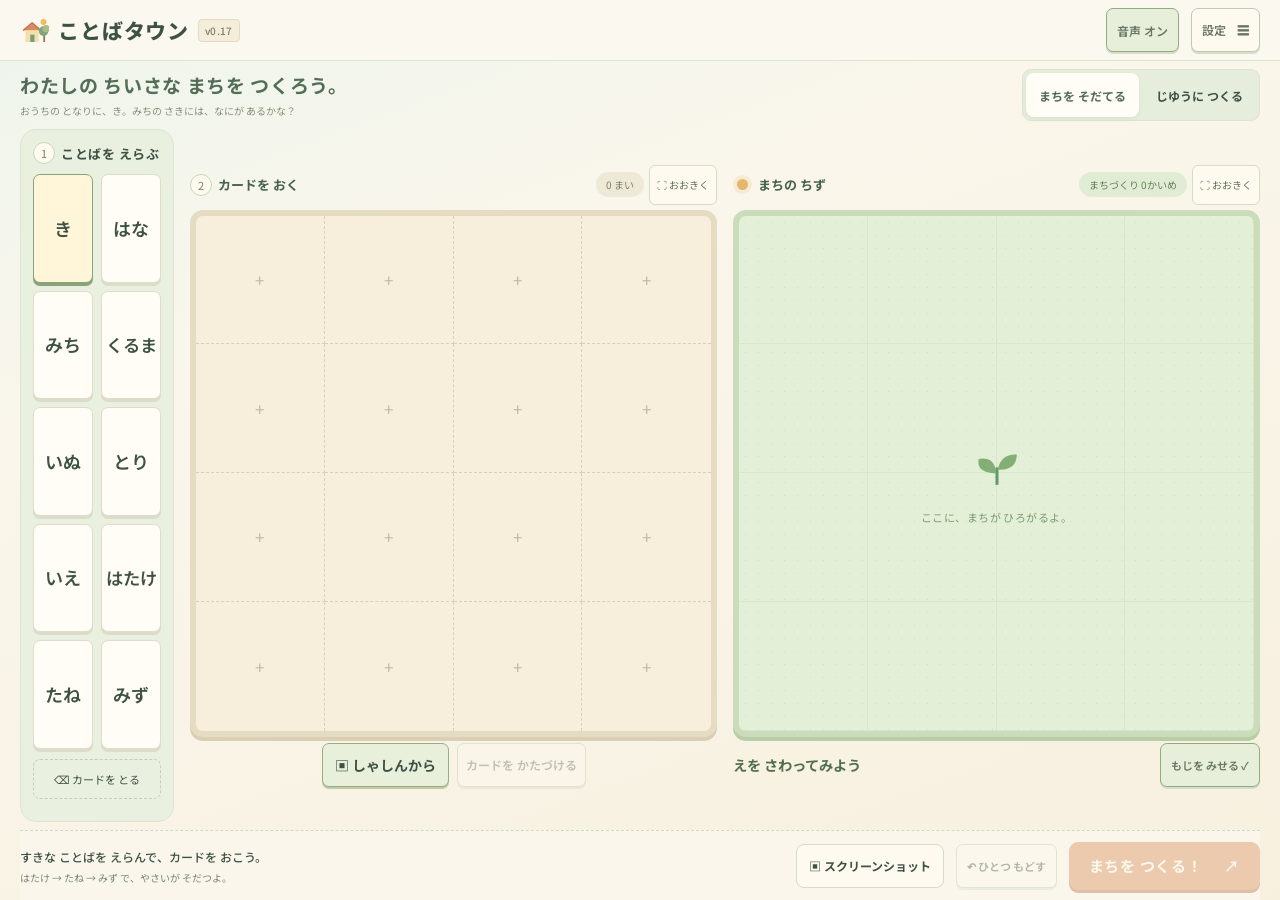
<file: index.html>
<!doctype html><html lang="ja"><head><meta charset="utf-8"><meta name="viewport" content="width=device-width,initial-scale=1,viewport-fit=cover"><meta name="apple-mobile-web-app-capable" content="yes"><meta name="apple-mobile-web-app-status-bar-style" content="default"><meta name="apple-mobile-web-app-title" content="ことばタウン"><meta name="theme-color" content="#f6f4e9"><title>ことばタウン — ことばでつくる、わたしの小さな町。</title><meta name="description" content="文字だけのカードを並べて、道や畑をつくる遊び。写真の取り込みと、ターンを重ねる町づくりを試せます。"><link rel="stylesheet" href="style.css?v=17"></head><body class="overview">
<div id="focusBar" class="focus-bar" hidden><button id="exitFocus" class="secondary">↙ もどる</button><div class="focus-switch"><button id="focusTable" aria-pressed="true">カード</button><button id="focusWorld" aria-pressed="false">まち</button></div><div class="focus-actions"><button data-snapshot class="snapshot-button">▣ スクリーンショット</button><button id="focusUndo" class="quiet" disabled>↶ もどす</button><button id="focusCommit" class="primary" disabled>まちを つくる！</button></div></div>
<header><a class="brand" href="./" aria-label="ことばタウン ホーム"><svg viewBox="0 0 48 44" aria-hidden="true"><circle cx="39" cy="8" r="5" fill="#efbb60"/><path d="M5 22 20 9l15 13" fill="#dc8a60" stroke="#b76e4b" stroke-width="2" stroke-linejoin="round"/><path d="M9 22h22v19H9z" fill="#f4dfaa"/><path d="M17 29h7v12h-7z" fill="#799b7a"/><path d="M40 41V27" stroke="#8f7955" stroke-width="3"/><circle cx="39" cy="23" r="8" fill="#7ea57e"/><circle cx="43" cy="19" r="6" fill="#a7bd87"/></svg><span>ことばタウン</span><small>v0.17</small></a><nav><button id="sound" class="quiet" aria-pressed="true">音声 オン</button><button id="adult" class="quiet">設定 <span>☰</span></button></nav></header>
<main><section class="intro"><div><span class="eyebrow">ひとことから、まちが はじまる。</span><h1>わたしの ちいさな まちを つくろう。</h1><p>おうちの となりに、き。みちの さきには、なにが あるかな？</p></div><div class="mode-switch" aria-label="遊び方"><button id="growMode" class="active" aria-pressed="true">まちを そだてる<small>すこしずつ まちが そだつ</small></button><button id="freeMode" aria-pressed="false">じゆうに つくる<small>ならべた かたちに へんしん</small></button></div></section>
<section class="workspace"><aside class="palette"><div class="section-title"><span class="step">1</span><h2>ことばを えらぶ</h2></div><p class="hint">えらんで、となりに おこう。</p><div id="words" class="words"></div><button id="eraser" class="eraser" aria-pressed="false">⌫ カードを とる</button><div id="wordPages" class="word-pages" hidden><button id="wordsPrev" aria-label="前のことばのページ">‹</button><span id="wordsPage" aria-live="polite"></span><button id="wordsNext" aria-label="次のことばのページ">›</button></div><div class="palette-note"><span class="tiny-leaf">✳</span><p>おなじ ことばを<br>いくつ おいても いいよ。</p></div></aside>
<section class="table-panel"><div class="panel-head"><div class="section-title"><span class="step">2</span><h2>カードを おく</h2></div><div class="panel-buttons"><span id="count" class="pill">0 まい</span><button id="expandTable" class="expand" aria-label="カードを置く画面を全画面表示">⛶ おおきく</button></div></div><div id="focusWords" class="focus-words" aria-label="全画面のことば選び"></div><div id="table" class="board tabletop" role="group" aria-label="カードを置く台紙、４行４列"></div><div class="table-tools"><button id="photo" class="photo-import">▣ しゃしんから</button><button id="clear" class="quiet">カードを かたづける</button></div></section>
<section class="world-panel"><div class="panel-head"><div class="section-title"><span class="world-dot"></span><h2>まちの ちず</h2></div><div class="panel-buttons"><span id="turn" class="pill green">まちづくり 0かいめ</span><button id="expandWorld" class="expand" aria-label="まちの ちずを全画面表示">⛶ おおきく</button></div></div><div id="world" class="board world" role="group" aria-label="まちの ちず"></div><div class="world-tools"><span>えを さわってみよう</span><button id="labels" class="quiet" aria-pressed="true">もじを みせる ✓</button></div></section></section>
<section class="actionbar"><div><span id="status" role="status" aria-live="polite">すきな ことばを えらんで、カードを おこう。</span><p id="substatus">はたけ → たね → みず で、やさいが そだつよ。</p></div><div class="actions"><button data-snapshot class="snapshot-button">▣ スクリーンショット</button><button id="undo" class="undo" disabled>↶ ひとつ もどす</button><button id="commit" class="primary" disabled>まちを つくる！ <span>↗</span></button></div></section>
<footer><span>きょうは どんな まちに しよう？</span><span id="saveStatus">この端末に自動保存</span></footer></main>
<dialog id="adultDialog"><div class="dialog-head"><h2>設定</h2><button class="close" data-close aria-label="閉じる">×</button></div><div class="button-row settings-actions"><button id="manageImages" class="primary">画像と名前を登録・編集</button><button id="manageEffects" class="secondary">動きと効果音を設定</button><button id="reset" class="danger">いまのモードを はじめから</button></div><div class="menu-section"><h3>紙のカードで遊ぶ</h3><p>台紙は４×４マス。カードは１マスに１枚、横向きに置きます。写真を取り込むと四隅の目印を探します。候補を確認し、ずれていれば手動で指定すると台紙を補正できます。読み取り結果を確認してから町に反映できます。</p><p class="notice">写真の読み取りは試験機能です。印刷モードは形の照合を優先します。手書きモードは登録した手本と照合し、未登録の形には平仮名に絞った文字認識も試します。初回の文字認識は日本語データをダウンロードします。写真は端末内で処理し、保存しません。四隅の検出は撮影条件に左右されます。手動で修正できます。</p><div class="button-row"><a class="secondary" href="print.html?type=board&amp;v=16">台紙を印刷</a><a class="secondary" href="print.html?type=cards&amp;v=16">文字カードを印刷</a></div></div><div class="menu-section"><h3>画面を大きくする</h3><p>カード・町の各画面の「おおきく」で、その画面だけを表示できます。上の「カード」「まち」で切り替え、「もどる」で元の並びに戻ります。iPadなどではブラウザのバーが残る場合があります。</p><h3>遊び方</h3><p>「まちを そだてる」では、カードを片付けても町は残ります。畑に種を置くと芽が出て、水を２回置くと野菜になります。畑のない場所の種は、そのまま残ります。</p><p>「じゆうに つくる」では、台の好きな場所にカードを置けます。絵は今のカードの配置に置き換わります。鳥はランダムな場所まで弧を描いて飛び、元の場所に戻ります。車はつながった道の遠い端まで往復します（輪になった道では遠い地点まで）。写真の取り込みは４×４のモードに対応しています。</p><label class="setting"><input id="reduced" type="checkbox"> 動きをひかえめにする</label></div><div class="menu-section"><h3>手書きの手本</h3><p>直した文字の形を、このブラウザだけに保存します。写真そのものは保存しません。別の書き方も追加できます（１語20枚・全体200枚まで）。仮候補が正しいことを確認してから登録してください。</p><p>対応する絵がない新しい言葉も入力できます。「絵なし」なら文字のまま町に置き、絵を選べばその絵と結びつけます。</p><p id="sampleCount"></p><div id="sampleList" class="sample-list"></div><h3>保存とやりなおし</h3><p>２つのモードは別々に、このブラウザに保存します。端末やブラウザを変えると引き継がれません。</p></div></dialog>
<dialog id="resetConfirm" class="reset-dialog" aria-labelledby="resetTitle" aria-describedby="resetQuestion"><div class="dialog-head"><h2 id="resetTitle">はじめから やりなおす</h2><button class="close" data-close aria-label="閉じる">×</button></div><p id="resetQuestion">いまのモードの町とカードを消しますか？</p><div class="button-row"><button id="cancelReset" class="secondary" autofocus>やめる</button><button id="doReset" class="danger">消して はじめる</button></div></dialog>
<dialog id="photoDialog" class="photo-dialog"><div class="dialog-head"><h2>手書き・印刷カードを取り込む</h2><button class="close" data-close aria-label="閉じる">×</button></div><div class="reading-settings"><label>読み方<select id="readingMode"><option value="handwriting">手書き（平仮名の仮候補を出す）</option><option value="print">印刷カード（速い照合）</option></select></label><label>撮るもの<select id="captureLayout"><option value="board">４×４の台紙</option><option value="single">カード１枚（手本登録にも）</option></select></label></div><p id="photoGuide">台紙の四隅まで入れて撮影してください。</p><p class="notice">手書きは未登録でも文字認識を試し、読めなければ形の近い言葉を仮候補にします。初回は日本語データのダウンロードが必要です。仮候補が正しいか、大人が確認してから確定してください。</p><label class="file-button secondary">写真を撮る・選ぶ<input type="file" accept="image/*" capture="environment" id="file"></label><div id="photoArea" hidden><p id="photoInstruction" role="status">台紙の左上の目印の中心を押してください。</p><canvas id="photoCanvas" aria-label="台紙の四隅を指定する写真"></canvas><div class="button-row"><button id="cornersReset" class="secondary">四隅を指定しなおす</button><button id="recognize" class="primary" disabled>文字を読み取る</button></div><progress id="progress" max="16" value="0" hidden></progress></div><p id="photoMessage" role="status"></p><button id="stopOcr" class="secondary" hidden>文字認識を止めて、選択・入力で直す</button><div id="review" hidden><div class="review-heading"><h3>読み取り結果を確認</h3><button id="showPhotoBounds" class="quiet">写真・四隅を見直す</button></div><p>写真と見比べ、仮の読みが違えば候補を選ぶか、ひらがなを入力してください。直したカードは「手本にする」がオンになります。正しく読めたカードも、チェックすると手本にできます。保存は下のボタンで確定します。</p><datalist id="wordChoices"></datalist><div id="reviewGrid" class="review-grid"></div><label id="singlePlacement" class="single-placement" hidden>このカードを置くマス<select id="singleTarget"></select></label><button id="shapeRetry" class="secondary">手本も使ってもう一度照合</button><button id="ocrRetry" class="secondary" hidden>平仮名の文字認識をもう一度試す</button><div class="button-row"><button id="saveSamples" class="secondary" disabled>選んだ手本だけ保存</button><button id="acceptPhoto" class="primary">確認して台紙に置く</button></div></div><p class="notice">写真は町に自動反映されません。台紙に取り込んだあと「まちを つくる！」を押してください。</p></dialog>
<dialog id="imageDialog"><div class="dialog-head"><h2>じぶんの画像を登録</h2><button class="close" data-close aria-label="閉じる">×</button></div><p>写真や絵に名前を付けて、まちの ちずで使えます。画像はこの端末・ブラウザに保存します。</p><label class="file-button secondary">画像を選ぶ<input id="imageFile" type="file" accept="image/*"></label><p id="imageMessage" role="status"></p><section id="imageEditor" hidden><div class="image-canvas-wrap"><canvas id="imageCanvas" aria-label="背景を消す画像。タップまたは指でなぞって編集"></canvas></div><div class="image-toolbar"><label>操作<select id="imageTool"><option value="color">タップした背景色を消す</option><option value="erase">消しゴムでなぞる</option><option value="restore">元の画像をブラシで戻す</option></select></label><label>色の許容範囲<input id="imageTolerance" type="range" min="5" max="110" value="35"></label><label>ブラシの太さ<input id="imageBrush" type="range" min="4" max="90" value="24"></label></div><div class="button-row"><button id="imageAuto" class="secondary">背景を自動で消す</button><button id="imageUndo" class="secondary" disabled>もどす</button><button id="imageReset" class="secondary">元の画像に戻す</button></div><p class="notice">自動処理は、四隅からつながる似た色を消します。複雑な背景は、タップや消しゴムで調整してください。市松模様の部分が透明です。</p><div class="reading-settings"><label>名前（ひらがな1〜12文字）<input id="imageName" type="text" maxlength="12" placeholder="例：ねこ" autocomplete="off"></label><label>ことばのはたらき（道・畑など）<select id="imageMeaning"></select></label></div><div class="button-row"><button id="imageSave" class="primary">この画像と名前を登録</button><button id="imageEffects" class="secondary">この絵の動きと効果音</button></div></section><h3>登録した画像</h3><div id="imageList" class="image-library"></div></dialog>
<dialog id="effectDialog" class="effect-dialog"><div class="dialog-head"><h2>動きと効果音</h2><button class="close" data-close aria-label="閉じる">×</button></div><label class="effect-word-label">設定する絵<select id="effectWord"></select></label><div class="effect-layout"><div class="effect-preview-panel"><div id="effectStage" class="effect-stage"><div class="preview-road-line"></div><div id="effectSprite" class="effect-sprite"></div></div><div class="button-row"><button id="effectPreview" class="primary">動きと音を試す</button><button id="effectStop" class="secondary">停止</button></div><p id="effectPreviewState" role="status">動きを選ぶとプレビューします</p><p id="effectMotionDescription"></p></div><div class="effect-controls"><h3>動き</h3><label>動きの種類<select id="effectMotion"></select></label><div class="effect-number-grid"><label>全体の長さ（秒）<input id="effectDuration" type="number" min="0.5" max="10" step="0.5" value="3"></label><label>動きの大きさ<select id="effectAmplitude"><option value="0.5">小さめ</option><option value="1">ふつう</option><option value="1.5">大きめ</option></select></label><label>繰り返す回数<input id="effectCycles" type="number" min="1" max="5" step="1" value="1"></label></div><p class="effect-help">回数と大きさはその場の動きに適用します。飛行と道の往復は１往復です。「動きをひかえめにする」設定中は絵を動かしません。</p><h3>効果音</h3><label>音を選ぶ<select id="effectSound"></select></label><label>再生方法<select id="effectPlayMode"><option value="once">絵を押したときに１回</option><option value="loop">動きが止まるまで繰り返す</option></select></label><p class="effect-help">動きなしの場合は１回だけ再生します。上部の「音声 オフ」で効果音と読み上げを止めます。</p><label>音量 <output id="effectVolumeValue">45%</output><input id="effectVolume" type="range" min="0" max="100" value="45"></label><div class="button-row"><label class="file-button secondary">音声ファイルを追加<input id="soundFile" type="file" accept="audio/*,.wav,.mp3,.m4a,.ogg,.webm"></label><button id="editSelectedSound" class="secondary">選んだ音を編集</button></div><div class="record-row"><button id="recordStart" class="secondary">● 録音する</button><button id="recordStop" class="secondary" disabled>■ 録音を止める</button><span id="recordState" role="status"></span></div><button id="openSoundStudio" class="studio-launch">✦ 効果音工房で音を作る <small>SFX Vibe Forge Studio</small></button></div></div><section id="effectEditor" class="sound-editor" hidden><h3>音を編集して追加</h3><p id="soundLength"></p><canvas id="soundWave" width="800" height="100" aria-label="効果音の波形と切り出す範囲"></canvas><div class="effect-number-grid"><label>開始（秒）<input id="soundStart" type="number" min="0" step="0.01" value="0"></label><label>終了（秒）<input id="soundEnd" type="number" min="0" step="0.01" value="1"></label><label>フェードイン（秒）<input id="soundFadeIn" type="number" min="0" max="5" step="0.01" value="0.01"></label><label>フェードアウト（秒）<input id="soundFadeOut" type="number" min="0" max="5" step="0.01" value="0.03"></label></div><label class="setting"><input id="soundNormalize" type="checkbox" checked>音の大きさをそろえる</label><label>保存する音の名前<input id="soundName" maxlength="60" type="text"></label><div class="button-row"><button id="soundEditPreview" class="secondary">編集した範囲を試聴</button><button id="soundEditSave" class="secondary">この音をライブラリに追加</button></div></section><p id="effectMessage" role="status"></p><div class="effect-save-bar"><button id="effectSave" class="primary">この絵の設定を保存</button><span>設定・追加した音はこの端末のブラウザに保存します。</span></div></dialog>
<dialog id="snapshotDialog" class="snapshot-dialog"><div class="dialog-head"><h2>スクリーンショット</h2><button class="close" data-close aria-label="閉じる">×</button></div><img id="snapshotPreview" alt="カード・まちの ちずの保存画像"><p id="snapshotStatus" role="status"></p><div class="button-row"><button id="snapshotShare" class="primary" hidden>共有・画像を保存</button><a id="snapshotSave" class="secondary" download>画像をダウンロード</a></div></dialog>
<dialog id="studioDialog" class="studio-dialog"><div class="studio-dialog-head"><h2>ことばタウン 効果音工房</h2><button id="studioClose" class="secondary">設定に戻る</button></div><iframe id="studioFrame" title="SFX Vibe Forge Studio ことばタウン版" allow="autoplay"></iframe></dialog>
<script type="module" src="app.js?v=17"></script></body></html>
</file>
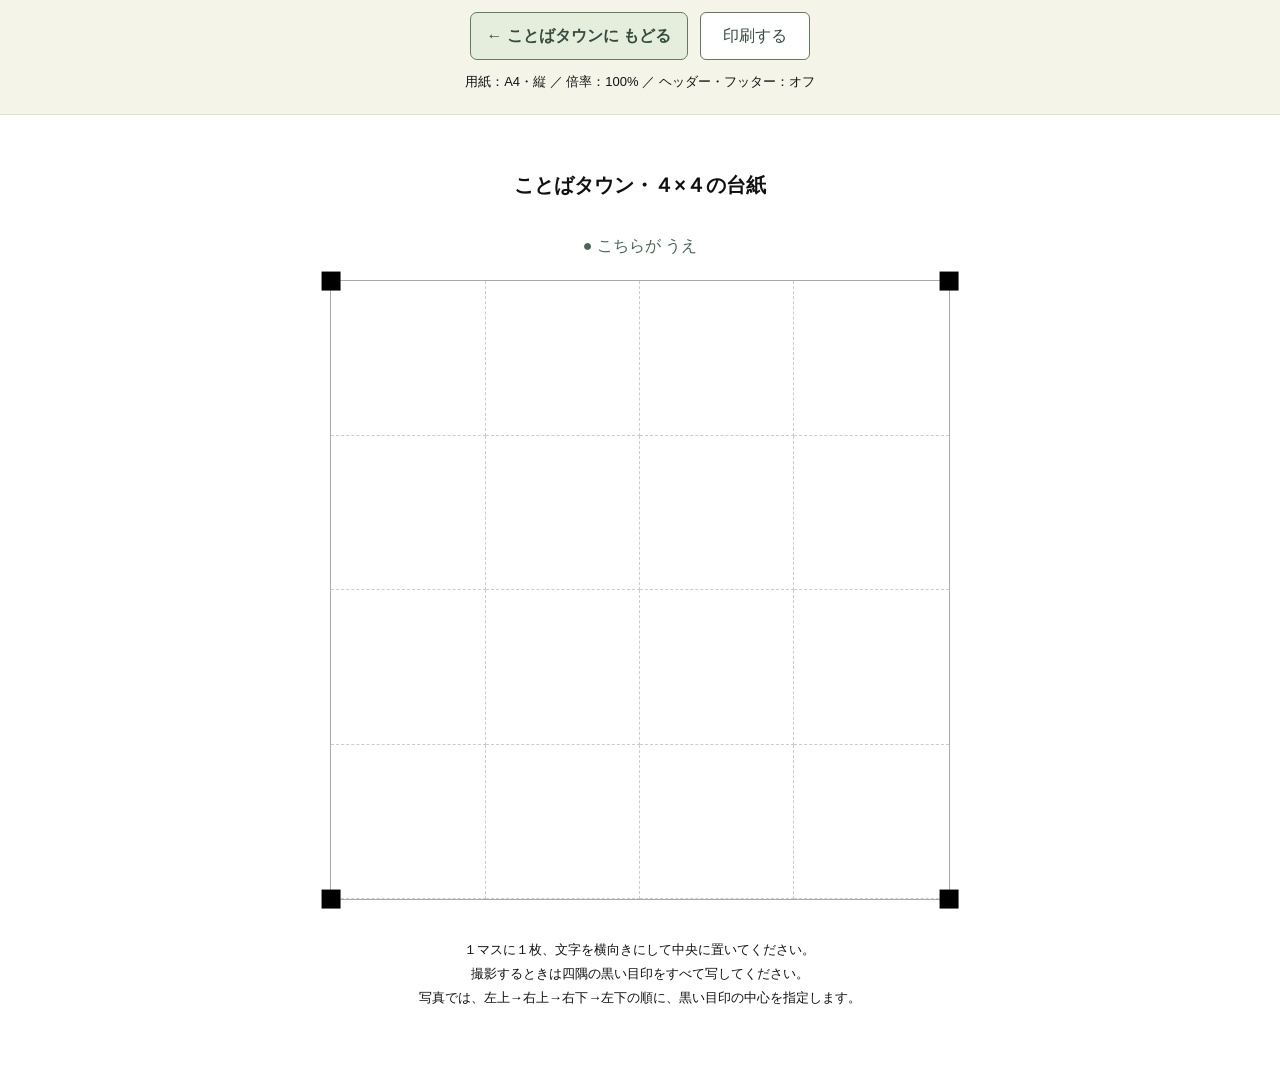
<file: print.html>
<!doctype html><html lang="ja"><head><meta charset="utf-8"><meta name="viewport" content="width=device-width,initial-scale=1,viewport-fit=cover"><meta name="apple-mobile-web-app-capable" content="yes"><meta name="apple-mobile-web-app-title" content="ことばタウン"><title>ことばタウン・印刷</title><style>*{box-sizing:border-box}body{font-family:'Hiragino Kaku Gothic ProN','Noto Sans JP',sans-serif;margin:0;color:#111}header{position:sticky;top:0;z-index:10;padding:calc(12px + env(safe-area-inset-top)) max(12px,env(safe-area-inset-right)) 10px max(12px,env(safe-area-inset-left));background:#f4f4e9;text-align:center;border-bottom:1px solid #dce3d0}.print-actions{display:flex;align-items:center;justify-content:center;gap:12px;flex-wrap:wrap}.return-town{display:inline-flex;align-items:center;min-height:48px;padding:12px 16px;border:1px solid #637a5d;border-radius:7px;background:#e5eedc;color:#344b3e;text-decoration:none;font-size:16px;font-weight:600}header button{min-height:48px;color:#344b3e;cursor:pointer}.return-town:focus-visible,header button:focus-visible{outline:3px solid #c96f44;outline-offset:3px}header button{padding:12px 22px;font-size:16px;border:1px solid #637a5d;background:white;border-radius:6px}header p{font-size:13px}.sheet{width:190mm;margin:15mm auto;break-after:page}h1{font-size:15pt;margin:0 0 10mm;text-align:center}.grid{display:grid;grid-template-columns:repeat(4,1fr);width:164mm;height:164mm;margin:0 auto;border:0.4mm solid #aaa;position:relative}.cell{border-right:.3mm dashed #ccc;border-bottom:.3mm dashed #ccc}.cell:nth-child(4n){border-right:0}.cell:nth-last-child(-n+4){border-bottom:0}.marker{position:absolute;width:5mm;height:5mm;background:#000;transform:translate(-50%,-50%);-webkit-print-color-adjust:exact;print-color-adjust:exact}.tl{left:0;top:0}.tr{left:100%;top:0}.br{left:100%;top:100%}.bl{left:0;top:100%}.top{text-align:center;font-size:12pt;margin-bottom:6mm;color:#466955}.note{text-align:center;font-size:10pt;line-height:1.8;margin-top:10mm}.cards{display:grid;grid-template-columns:repeat(4,35mm);gap:7mm;justify-content:center}.card{width:35mm;height:25mm;border:.3mm dashed #aaa;display:flex;align-items:center;justify-content:center;font-size:21pt;font-weight:600;letter-spacing:.04em;white-space:nowrap}.cards-sheet h1{margin-bottom:6mm}.cards-sheet .note{margin-top:6mm}@page{size:A4 portrait;margin:10mm}@media print{header{display:none}.sheet{margin:5mm auto;width:100%}.note{color:#333}}
</style></head><body><header><div class="print-actions"><a id="returnToTown" class="return-town" href="./">← ことばタウンに もどる</a><button onclick="window.print()">印刷する</button></div><p>用紙：A4・縦 ／ 倍率：100% ／ ヘッダー・フッター：オフ</p></header><main id="content"></main><script type="module">import{WORDS}from'./core.js';const type=new URLSearchParams(location.search).get('type');if(type==='cards'){document.getElementById('content').innerHTML=Array.from({length:2},(_,p)=>`<section class="sheet cards-sheet"><h1>ことばタウン・文字カード ${p+1}/2</h1><div class="cards">${WORDS.slice(p*5,p*5+5).flatMap(w=>Array(4).fill(`<div class="card">${w}</div>`)).join('')}</div><p class="note">点線で切り離してください。カードの文字が台紙の中央に来るように置いてください。<br>同じカードをさらに使いたいときは、必要なページを追加で印刷してください。</p></section>`).join('');}else{document.getElementById('content').innerHTML=`<section class="sheet"><h1>ことばタウン・４×４の台紙</h1><div class="top">● こちらが うえ</div><div class="grid">${'<div class="cell"></div>'.repeat(16)}<i class="marker tl"></i><i class="marker tr"></i><i class="marker br"></i><i class="marker bl"></i></div><p class="note">１マスに１枚、文字を横向きにして中央に置いてください。<br>撮影するときは四隅の黒い目印をすべて写してください。<br>写真では、左上→右上→右下→左下の順に、黒い目印の中心を指定します。</p></section>`;}</script></body></html>
</file>
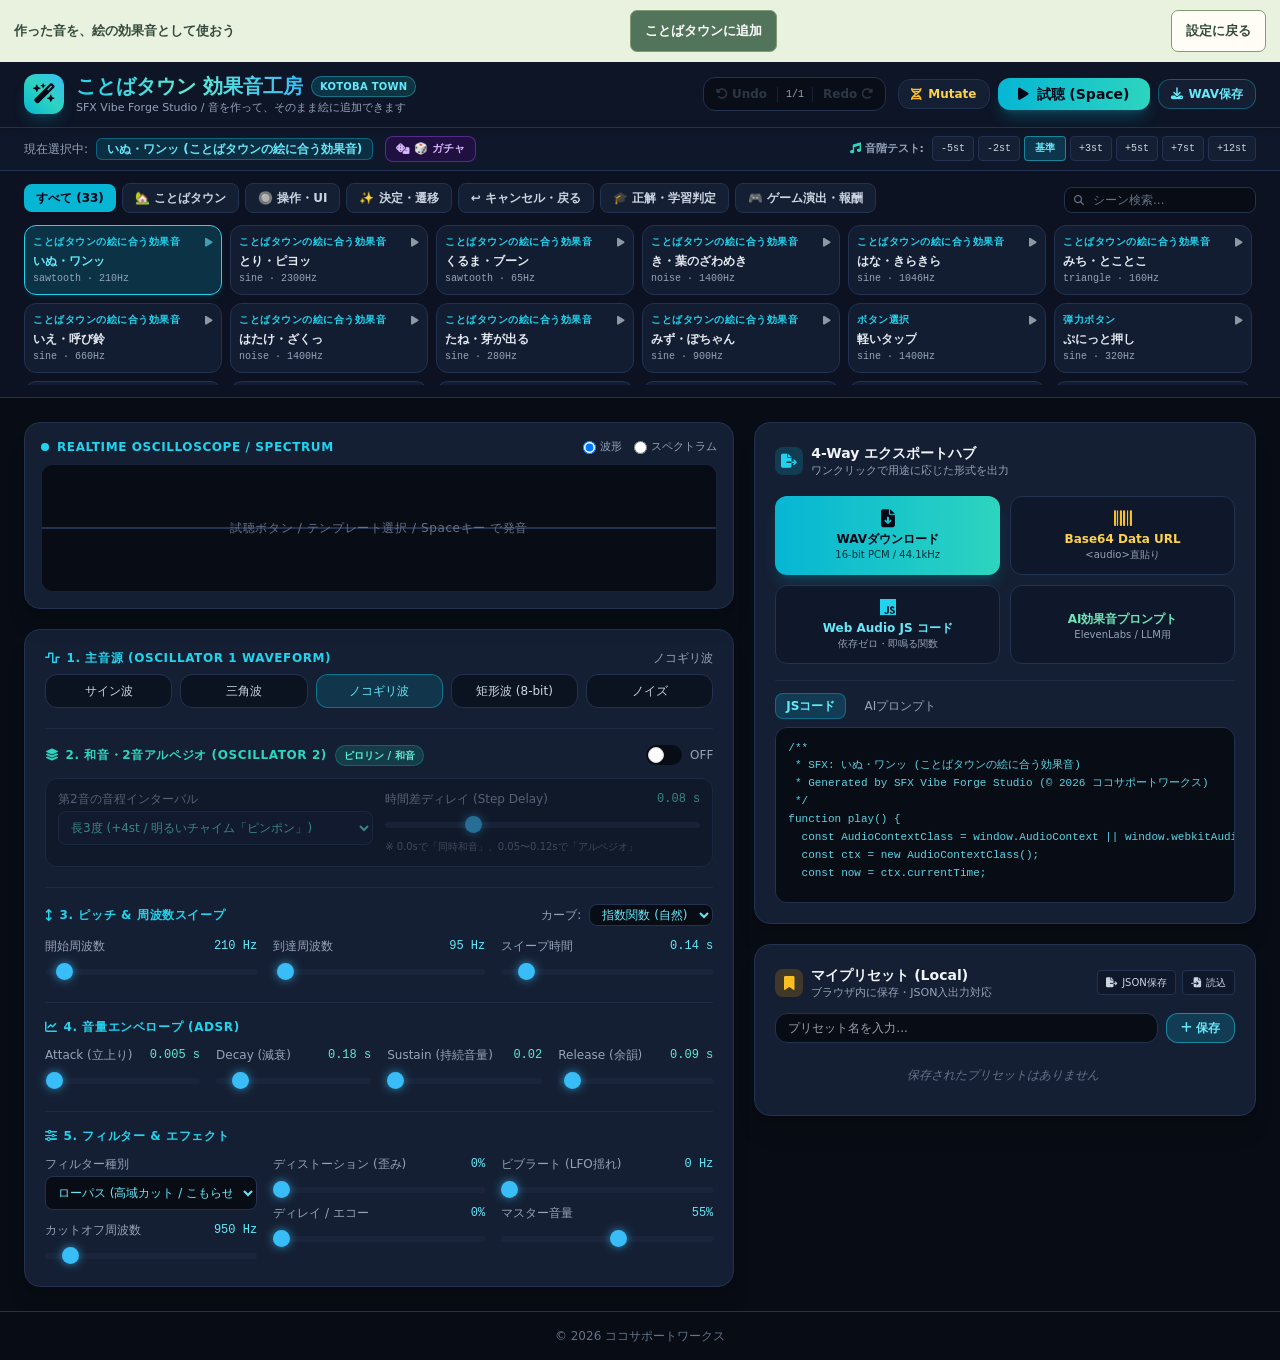
<file: sfx_vibe_forge_studio.html>
<!DOCTYPE html>
<html lang="ja">
<head>
  <meta charset="UTF-8">
  <meta name="viewport" content="width=device-width, initial-scale=1.0">
  <title>ことばタウン 効果音工房 · SFX Vibe Forge Studio</title>
  <link rel="stylesheet" href="sfx-studio.css">
  <link rel="stylesheet" href="studio-assets/fontawesome.css">

  <style>
    /* カスタムスクロールバーとスライダー */
    ::-webkit-scrollbar { width: 6px; height: 6px; }
    ::-webkit-scrollbar-track { background: #080c14; }
    ::-webkit-scrollbar-thumb { background: #223250; border-radius: 4px; }
    ::-webkit-scrollbar-thumb:hover { background: #06b6d4; }

    input[type=range] {
      -webkit-appearance: none;
      background: #1a253c;
      border-radius: 9999px;
      height: 6px;
      outline: none;
    }
    input[type=range]::-webkit-slider-thumb {
      -webkit-appearance: none;
      width: 17px;
      height: 17px;
      border-radius: 50%;
      background: #38bdf8;
      cursor: pointer;
      box-shadow: 0 0 10px rgba(56, 189, 248, 0.7);
      transition: transform 0.1s ease, background 0.1s;
    }
    input[type=range]::-webkit-slider-thumb:hover {
      transform: scale(1.2);
      background: #06b6d4;
    }
    .custom-scroll {
      scrollbar-width: thin;
      scrollbar-color: #223250 #080c14;
    }
    .town-transfer{position:sticky;top:0;z-index:60;display:flex;gap:10px;align-items:center;justify-content:space-between;flex-wrap:wrap;padding:10px 14px;background:#e9f1df;color:#344b3e;font:600 13px system-ui}
    body>header{position:relative!important;top:auto!important}
    .town-transfer button{border:1px solid #829b74;border-radius:7px;min-height:42px;padding:8px 14px;background:#fffdf5;font:inherit}.town-transfer #townAdd{background:#52745a;color:white}
    @media(max-width:600px){.town-transfer span{flex-basis:100%;font-size:11px}.town-transfer button{flex:1;font-size:12px}}
  </style>
</head>
<body class="bg-brand-dark text-slate-100 min-h-screen flex flex-col font-sans selection:bg-brand-cyan selection:text-brand-dark">

  <div class="town-transfer"><span>作った音を、絵の効果音として使おう</span><button id="townAdd">ことばタウンに追加</button><button id="townBack">設定に戻る</button></div>
  <!-- ヘッダー -->
  <header class="border-b border-brand-border bg-brand-surface/90 backdrop-blur sticky top-0 z-40 px-3 sm:px-6 py-2.5 flex flex-wrap items-center justify-between gap-3 shadow-md">
    <div class="flex items-center gap-3">
      <div class="w-10 h-10 rounded-xl bg-gradient-to-tr from-cyan-500 via-teal-400 to-sky-400 flex items-center justify-center shadow-lg shadow-cyan-500/20 text-slate-950 font-black text-xl">
        <i class="fa-solid fa-wand-magic-sparkles"></i>
      </div>
      <div>
        <div class="flex items-center gap-2">
          <h1 class="text-lg md:text-xl font-bold bg-clip-text text-transparent bg-gradient-to-r from-cyan-400 via-teal-300 to-sky-400">
            ことばタウン 効果音工房
          </h1>
          <span class="text-[10px] px-2 py-0.5 rounded-full font-bold bg-gradient-to-r from-cyan-500/20 to-teal-500/20 border border-cyan-400/40 text-cyan-300 tracking-wide">KOTOBA TOWN</span>
        </div>
        <p class="text-[11px] text-slate-400 hidden sm:block">SFX Vibe Forge Studio / 音を作って、そのまま絵に追加できます</p>
      </div>
    </div>

    <!-- ヘッダーアクション群: Undo / Redo / Mutate / Play / WAV -->
    <div class="flex items-center flex-wrap gap-1.5 sm:gap-2">
      <!-- Undo / Redo コントロール -->
      <div class="flex items-center bg-brand-dark/80 p-0.5 rounded-xl border border-brand-border mr-1">
        <button id="btnUndo" disabled title="元に戻す (Ctrl/Cmd+Z)" class="px-2.5 py-1.5 rounded-lg text-slate-500 disabled:opacity-40 disabled:cursor-not-allowed hover:text-cyan-300 hover:bg-brand-card transition flex items-center gap-1 text-xs font-semibold">
          <i class="fa-solid fa-rotate-left"></i>
          <span class="hidden md:inline">Undo</span>
        </button>
        <span id="historyCounter" class="text-[10px] font-mono px-2 text-slate-400 border-x border-brand-border/60">0/0</span>
        <button id="btnRedo" disabled title="やり直す (Ctrl/Cmd+Y, Shift+Cmd+Z)" class="px-2.5 py-1.5 rounded-lg text-slate-500 disabled:opacity-40 disabled:cursor-not-allowed hover:text-cyan-300 hover:bg-brand-card transition flex items-center gap-1 text-xs font-semibold">
          <span class="hidden md:inline">Redo</span>
          <i class="fa-solid fa-rotate-right"></i>
        </button>
      </div>

      <!-- Mutate (ちょい変え) -->
      <button id="btnMutate" title="現在の設定を±5〜10%揺らしてバリエーションを作成" class="px-3 py-1.5 rounded-xl bg-brand-card hover:bg-brand-border border border-brand-border text-amber-300 text-xs font-semibold active:scale-95 transition flex items-center gap-1.5 shadow-sm">
        <i class="fa-solid fa-dna text-amber-400"></i>
        <span>Mutate</span>
      </button>

      <!-- 試聴ボタン -->
      <button id="btnPlayMain" class="px-4 sm:px-5 py-1.5 rounded-xl bg-gradient-to-r from-cyan-500 to-teal-400 text-slate-950 text-xs sm:text-sm font-bold hover:brightness-110 active:scale-95 transition shadow-lg shadow-cyan-500/25 flex items-center gap-2">
        <i class="fa-solid fa-play"></i>
        <span>試聴 (Space)</span>
      </button>

      <!-- WAV保存 -->
      <button id="btnExportWavTop" class="px-3 py-1.5 rounded-xl bg-brand-card hover:bg-brand-border border border-cyan-500/40 text-cyan-300 text-xs font-semibold active:scale-95 transition flex items-center gap-1.5">
        <i class="fa-solid fa-download"></i>
        <span class="hidden sm:inline">WAV保存</span>
      </button>
    </div>
  </header>

  <!-- サブバー: 音階テストパッド & ガチャ -->
  <section class="bg-brand-surface border-b border-brand-border px-3 sm:px-6 py-2">
    <div class="max-w-7xl mx-auto flex flex-wrap items-center justify-between gap-2">
      <!-- 現在のプリセット表示 & ガチャ -->
      <div class="flex items-center gap-2">
        <span class="text-xs text-slate-400 font-medium">現在選択中:</span>
        <span id="labelCurrentSound" class="text-xs font-bold px-2.5 py-0.5 rounded-md bg-cyan-500/15 border border-cyan-500/40 text-cyan-300">
          軽いタップ (Soft Tap)
        </span>
        <button id="btnGacha" class="ml-1 px-2.5 py-1 rounded-lg bg-purple-950/40 hover:bg-purple-900/60 border border-purple-500/40 text-[11px] font-bold text-purple-300 whitespace-nowrap transition flex items-center gap-1 active:scale-95">
          <i class="fa-solid fa-dice"></i> 🎲 ガチャ
        </button>
      </div>

      <!-- 音階テストパッド (Pitch Test Pad) -->
      <div class="flex items-center gap-1 overflow-x-auto">
        <span class="text-[11px] font-bold text-slate-400 whitespace-nowrap mr-1 hidden sm:inline">
          <i class="fa-solid fa-music text-teal-400 mr-1"></i>音階テスト:
        </span>
        <button data-semi="-5" class="pitch-pad px-2 py-1 rounded bg-brand-card hover:bg-cyan-500/20 border border-brand-border text-[10px] font-mono text-slate-300 hover:text-cyan-300 transition">-5st</button>
        <button data-semi="-2" class="pitch-pad px-2 py-1 rounded bg-brand-card hover:bg-cyan-500/20 border border-brand-border text-[10px] font-mono text-slate-300 hover:text-cyan-300 transition">-2st</button>
        <button data-semi="0" class="pitch-pad px-2.5 py-1 rounded bg-cyan-500/20 border border-cyan-400/50 text-[10px] font-mono text-cyan-300 font-bold transition">基準</button>
        <button data-semi="3" class="pitch-pad px-2 py-1 rounded bg-brand-card hover:bg-cyan-500/20 border border-brand-border text-[10px] font-mono text-slate-300 hover:text-cyan-300 transition">+3st</button>
        <button data-semi="5" class="pitch-pad px-2 py-1 rounded bg-brand-card hover:bg-cyan-500/20 border border-brand-border text-[10px] font-mono text-slate-300 hover:text-cyan-300 transition">+5st</button>
        <button data-semi="7" class="pitch-pad px-2 py-1 rounded bg-brand-card hover:bg-cyan-500/20 border border-brand-border text-[10px] font-mono text-slate-300 hover:text-cyan-300 transition">+7st</button>
        <button data-semi="12" class="pitch-pad px-2 py-1 rounded bg-brand-card hover:bg-cyan-500/20 border border-brand-border text-[10px] font-mono text-slate-300 hover:text-cyan-300 transition">+12st</button>
      </div>
    </div>
  </section>

  <!-- 学習・ゲーム実戦シーン別プリセットドロワー (タブ切り替え) -->
  <section class="bg-brand-surface/60 border-b border-brand-border px-3 sm:px-6 py-3">
    <div class="max-w-7xl mx-auto space-y-2">
      <!-- カテゴリタブヘッダー -->
      <div class="flex items-center justify-between flex-wrap gap-2">
        <div class="flex items-center gap-1.5 overflow-x-auto pb-1 scrollbar-none" id="categoryTabContainer">
          <button data-cat="all" class="scene-tab px-3 py-1.5 rounded-lg text-xs font-bold bg-cyan-500 text-slate-950 shadow transition whitespace-nowrap">すべて (33)</button>
          <button data-cat="town" class="scene-tab px-3 py-1.5 rounded-lg text-xs font-semibold bg-brand-card border border-brand-border text-slate-300">🏡 ことばタウン</button><button data-cat="ui" class="scene-tab px-3 py-1.5 rounded-lg text-xs font-semibold bg-brand-card border border-brand-border text-slate-300 hover:text-cyan-300 transition whitespace-nowrap">🔘 操作・UI</button>
          <button data-cat="decision" class="scene-tab px-3 py-1.5 rounded-lg text-xs font-semibold bg-brand-card border border-brand-border text-slate-300 hover:text-cyan-300 transition whitespace-nowrap">✨ 決定・遷移</button>
          <button data-cat="cancel" class="scene-tab px-3 py-1.5 rounded-lg text-xs font-semibold bg-brand-card border border-brand-border text-slate-300 hover:text-cyan-300 transition whitespace-nowrap">↩️ キャンセル・戻る</button>
          <button data-cat="learning" class="scene-tab px-3 py-1.5 rounded-lg text-xs font-semibold bg-brand-card border border-brand-border text-slate-300 hover:text-cyan-300 transition whitespace-nowrap">🎓 正解・学習判定</button>
          <button data-cat="game" class="scene-tab px-3 py-1.5 rounded-lg text-xs font-semibold bg-brand-card border border-brand-border text-slate-300 hover:text-cyan-300 transition whitespace-nowrap">🎮 ゲーム演出・報酬</button>
        </div>
        <!-- 検索バー -->
        <div class="relative w-full sm:w-48">
          <input type="text" id="templateSearch" placeholder="シーン検索..." class="w-full bg-brand-dark border border-brand-border rounded-lg pl-7 pr-2 py-1 text-xs text-slate-200 placeholder-slate-500 focus:outline-none focus:border-cyan-400">
          <i class="fa-solid fa-magnifying-glass absolute left-2.5 top-2 text-[10px] text-slate-500"></i>
        </div>
      </div>

      <!-- プリセットバッジ一覧グリッド -->
      <div id="templateCardGrid" class="grid grid-cols-2 sm:grid-cols-3 md:grid-cols-4 lg:grid-cols-6 gap-2 max-h-40 overflow-y-auto pr-1 custom-scroll">
        <!-- JSで22種類を動的生成 -->
      </div>
    </div>
  </section>

  <!-- メインワークスペース -->
  <main class="flex-1 max-w-7xl w-full mx-auto p-3 sm:p-5 lg:p-6 grid grid-cols-1 lg:grid-cols-12 gap-5">

    <!-- 左カラム: オシロスコープ & 合成パラメーター (7 cols) -->
    <section class="lg:col-span-7 flex flex-col gap-5">
      
      <!-- リアルタイム・オシロスコープ -->
      <div class="bg-brand-card border border-brand-border rounded-2xl p-4 shadow-xl relative overflow-hidden">
        <div class="flex items-center justify-between mb-2">
          <div class="flex items-center gap-2 text-xs font-semibold text-cyan-400 tracking-wider uppercase">
            <span class="inline-block w-2 h-2 rounded-full bg-cyan-400 animate-pulse"></span>
            Realtime Oscilloscope / Spectrum
          </div>
          <div class="text-[11px] text-slate-400 flex items-center gap-3">
            <label class="flex items-center gap-1 cursor-pointer">
              <input type="radio" name="scopeMode" value="wave" checked class="text-cyan-500 focus:ring-0"> 波形
            </label>
            <label class="flex items-center gap-1 cursor-pointer">
              <input type="radio" name="scopeMode" value="freq" class="text-cyan-500 focus:ring-0"> スペクトラム
            </label>
          </div>
        </div>
        <div class="h-28 sm:h-32 w-full rounded-xl bg-brand-dark/95 border border-brand-border/60 relative overflow-hidden flex items-center justify-center">
          <canvas id="scopeCanvas" class="w-full h-full block"></canvas>
          <div id="scopePrompt" class="absolute pointer-events-none text-xs text-slate-500 tracking-wider">
            試聴ボタン / テンプレート選択 / Spaceキー で発音
          </div>
        </div>
      </div>

      <!-- パラメーター操作パネル -->
      <div class="bg-brand-card border border-brand-border rounded-2xl p-4 sm:p-5 shadow-xl space-y-5">
        
        <!-- セクション1: 主音源波形 (Osc 1) -->
        <div>
          <div class="flex items-center justify-between mb-2">
            <h3 class="text-xs font-bold uppercase tracking-wider text-cyan-400 flex items-center gap-1.5">
              <i class="fa-solid fa-wave-square"></i> 1. 主音源 (Oscillator 1 Waveform)
            </h3>
            <span class="text-xs font-medium text-slate-400" id="labelCurrentWave">Sine (サイン波)</span>
          </div>
          <div class="grid grid-cols-3 sm:grid-cols-5 gap-2">
            <button data-wave="sine" class="wave-btn py-2 px-1 text-xs rounded-xl font-medium border border-cyan-500/50 bg-cyan-500/15 text-cyan-300 transition">サイン波</button>
            <button data-wave="triangle" class="wave-btn py-2 px-1 text-xs rounded-xl font-medium border border-brand-border bg-brand-dark/60 text-slate-300 hover:border-cyan-500/40 transition">三角波</button>
            <button data-wave="sawtooth" class="wave-btn py-2 px-1 text-xs rounded-xl font-medium border border-brand-border bg-brand-dark/60 text-slate-300 hover:border-cyan-500/40 transition">ノコギリ波</button>
            <button data-wave="square" class="wave-btn py-2 px-1 text-xs rounded-xl font-medium border border-brand-border bg-brand-dark/60 text-slate-300 hover:border-cyan-500/40 transition">矩形波 (8-bit)</button>
            <button data-wave="noise" class="wave-btn py-2 px-1 text-xs rounded-xl font-medium border border-brand-border bg-brand-dark/60 text-slate-300 hover:border-cyan-500/40 transition">ノイズ</button>
          </div>
        </div>

        <!-- セクション2: 和音・2音レイヤー (Osc 2 Dual Tone) -->
        <div class="border-t border-brand-border/60 pt-4">
          <div class="flex items-center justify-between mb-3">
            <div class="flex items-center gap-2">
              <h3 class="text-xs font-bold uppercase tracking-wider text-teal-400 flex items-center gap-1.5">
                <i class="fa-solid fa-layer-group"></i> 2. 和音・2音アルペジオ (Oscillator 2)
              </h3>
              <span class="text-[10px] px-2 py-0.5 rounded-full bg-teal-500/20 text-teal-300 font-bold border border-teal-500/30">ピロリン / 和音</span>
            </div>
            <label class="relative inline-flex items-center cursor-pointer">
              <input type="checkbox" id="dualToneToggle" class="sr-only peer">
              <div class="w-9 h-5 bg-brand-dark peer-focus:outline-none rounded-full peer peer-checked:after:translate-x-full peer-checked:after:border-white after:content-[''] after:absolute after:top-[2px] after:left-[2px] after:bg-white after:border-gray-300 after:border after:rounded-full after:h-4 after:w-4 after:transition-all peer-checked:bg-teal-500"></div>
              <span class="ml-2 text-xs text-slate-300 font-medium" id="dualToneStatus">OFF</span>
            </label>
          </div>

          <div id="dualToneSettings" class="opacity-50 pointer-events-none transition-all duration-200 bg-brand-dark/60 rounded-xl p-3 border border-brand-border grid grid-cols-1 sm:grid-cols-2 gap-3">
            <div>
              <div class="flex justify-between text-xs mb-1">
                <span class="text-slate-400">第2音の音程インターバル</span>
              </div>
              <select id="dualInterval" class="w-full bg-brand-surface border border-brand-border rounded-lg text-xs p-2 text-teal-300 focus:outline-none">
                <option value="4">長3度 (+4st / 明るいチャイム「ピンポン」)</option>
                <option value="7">完全5度 (+7st / 英雄的・ファンファーレ)</option>
                <option value="12">1オクターブ上 (+12st / 輝き・キラリ)</option>
                <option value="3">短3度 (+3st / 哀愁・ダーク)</option>
                <option value="6">減5度・トライトーン (+6st / 不正解「ブブー」)</option>
                <option value="-12">1オクターブ下 (-12st / 重厚低音)</option>
                <option value="0">ユニゾン (0st / 厚み増し)</option>
              </select>
            </div>
            <div>
              <div class="flex justify-between text-xs mb-1">
                <span class="text-slate-400">時間差ディレイ (Step Delay)</span>
                <span class="text-teal-300 font-mono" id="valDualDelay">0.08 s</span>
              </div>
              <input type="range" id="dualDelay" min="0.0" max="0.3" step="0.01" value="0.08" class="w-full">
              <div class="text-[10px] text-slate-500 mt-1">※ 0.0sで「同時和音」、0.05〜0.12sで「アルペジオ」</div>
            </div>
          </div>
        </div>

        <!-- セクション3: ピッチ & 周波数スイープ -->
        <div class="border-t border-brand-border/60 pt-4">
          <div class="flex items-center justify-between mb-3">
            <h3 class="text-xs font-bold uppercase tracking-wider text-cyan-400 flex items-center gap-1.5">
              <i class="fa-solid fa-arrows-up-down"></i> 3. ピッチ & 周波数スイープ
            </h3>
            <div class="flex items-center gap-2 text-xs">
              <span class="text-slate-400">カーブ:</span>
              <select id="pitchCurve" class="bg-brand-dark border border-brand-border rounded-lg text-xs px-2 py-0.5 text-cyan-300 focus:outline-none">
                <option value="exponential">指数関数 (自然)</option>
                <option value="linear">リニア (直線)</option>
              </select>
            </div>
          </div>
          <div class="grid grid-cols-1 sm:grid-cols-3 gap-4">
            <div>
              <div class="flex justify-between text-xs mb-1">
                <span class="text-slate-400">開始周波数</span>
                <span class="text-cyan-300 font-mono" id="valBasePitch">600 Hz</span>
              </div>
              <input type="range" id="basePitch" min="30" max="3200" step="5" value="600" class="w-full">
            </div>
            <div>
              <div class="flex justify-between text-xs mb-1">
                <span class="text-slate-400">到達周波数</span>
                <span class="text-cyan-300 font-mono" id="valTargetPitch">900 Hz</span>
              </div>
              <input type="range" id="targetPitch" min="20" max="3500" step="5" value="900" class="w-full">
            </div>
            <div>
              <div class="flex justify-between text-xs mb-1">
                <span class="text-slate-400">スイープ時間</span>
                <span class="text-cyan-300 font-mono" id="valSweepTime">0.12 s</span>
              </div>
              <input type="range" id="sweepTime" min="0.01" max="1.5" step="0.01" value="0.12" class="w-full">
            </div>
          </div>
        </div>

        <!-- セクション4: 音量エンベロープ (ADSR) -->
        <div class="border-t border-brand-border/60 pt-4">
          <h3 class="text-xs font-bold uppercase tracking-wider text-cyan-400 mb-3 flex items-center gap-1.5">
            <i class="fa-solid fa-chart-line"></i> 4. 音量エンベロープ (ADSR)
          </h3>
          <div class="grid grid-cols-2 sm:grid-cols-4 gap-4">
            <div>
              <div class="flex justify-between text-xs mb-1">
                <span class="text-slate-400">Attack (立上り)</span>
                <span class="text-teal-300 font-mono" id="valAttack">0.005 s</span>
              </div>
              <input type="range" id="envAttack" min="0.001" max="0.4" step="0.001" value="0.005" class="w-full">
            </div>
            <div>
              <div class="flex justify-between text-xs mb-1">
                <span class="text-slate-400">Decay (減衰)</span>
                <span class="text-teal-300 font-mono" id="valDecay">0.14 s</span>
              </div>
              <input type="range" id="envDecay" min="0.01" max="1.5" step="0.01" value="0.14" class="w-full">
            </div>
            <div>
              <div class="flex justify-between text-xs mb-1">
                <span class="text-slate-400">Sustain (持続音量)</span>
                <span class="text-teal-300 font-mono" id="valSustain">0.00</span>
              </div>
              <input type="range" id="envSustain" min="0.0" max="1.0" step="0.05" value="0.0" class="w-full">
            </div>
            <div>
              <div class="flex justify-between text-xs mb-1">
                <span class="text-slate-400">Release (余韻)</span>
                <span class="text-teal-300 font-mono" id="valRelease">0.05 s</span>
              </div>
              <input type="range" id="envRelease" min="0.01" max="2.0" step="0.01" value="0.05" class="w-full">
            </div>
          </div>
        </div>

        <!-- セクション5: フィルター & エフェクト -->
        <div class="border-t border-brand-border/60 pt-4">
          <h3 class="text-xs font-bold uppercase tracking-wider text-cyan-400 mb-3 flex items-center gap-1.5">
            <i class="fa-solid fa-sliders"></i> 5. フィルター & エフェクト
          </h3>
          <div class="grid grid-cols-1 sm:grid-cols-3 gap-4">
            <div>
              <div class="flex justify-between text-xs mb-1">
                <span class="text-slate-400">フィルター種別</span>
              </div>
              <select id="filterType" class="w-full bg-brand-dark border border-brand-border rounded-lg text-xs p-2 text-cyan-300 focus:outline-none mb-3">
                <option value="none">バイパス (OFF)</option>
                <option value="lowpass">ローパス (高域カット / こもらせる)</option>
                <option value="highpass">ハイパス (低域カット / 軽快に)</option>
                <option value="bandpass">バンドパス (特定周波数抽出)</option>
              </select>
              <div class="flex justify-between text-xs mb-1">
                <span class="text-slate-400">カットオフ周波数</span>
                <span class="text-cyan-300 font-mono" id="valCutoff">2500 Hz</span>
              </div>
              <input type="range" id="filterCutoff" min="100" max="10000" step="50" value="2500" class="w-full">
            </div>

            <div>
              <div class="flex justify-between text-xs mb-1">
                <span class="text-slate-400">ディストーション (歪み)</span>
                <span class="text-cyan-300 font-mono" id="valDistortion">0%</span>
              </div>
              <input type="range" id="fxDistortion" min="0" max="50" step="1" value="0" class="w-full mb-3">

              <div class="flex justify-between text-xs mb-1">
                <span class="text-slate-400">ディレイ / エコー</span>
                <span class="text-cyan-300 font-mono" id="valDelay">0%</span>
              </div>
              <input type="range" id="fxDelay" min="0" max="0.5" step="0.02" value="0" class="w-full">
            </div>

            <div>
              <div class="flex justify-between text-xs mb-1">
                <span class="text-slate-400">ビブラート (LFO揺れ)</span>
                <span class="text-cyan-300 font-mono" id="valVibrato">0 Hz</span>
              </div>
              <input type="range" id="fxVibrato" min="0" max="35" step="1" value="0" class="w-full mb-3">

              <div class="flex justify-between text-xs mb-1">
                <span class="text-slate-400">マスター音量</span>
                <span class="text-cyan-300 font-mono" id="valMasterVolume">85%</span>
              </div>
              <input type="range" id="masterVolume" min="0" max="1" step="0.02" value="0.85" class="w-full">
            </div>
          </div>
        </div>

      </div>

    </section>

    <!-- 右カラム: 4系統エクスポート & マイプリセット管理 (5 cols) -->
    <section class="lg:col-span-5 flex flex-col gap-5">
      
      <!-- 4系統エクスポートハブ -->
      <div class="bg-brand-card border border-brand-border rounded-2xl p-5 shadow-xl space-y-4">
        <div class="flex items-center justify-between">
          <div class="flex items-center gap-2">
            <div class="w-7 h-7 rounded-lg bg-cyan-500/20 text-cyan-400 flex items-center justify-center text-sm font-bold">
              <i class="fa-solid fa-file-export"></i>
            </div>
            <div>
              <h2 class="text-sm font-bold text-slate-100">4-Way エクスポートハブ</h2>
              <p class="text-[11px] text-slate-400">ワンクリックで用途に応じた形式を出力</p>
            </div>
          </div>
        </div>

        <!-- エクスポートボタン群 (2x2 グリッド) -->
        <div class="grid grid-cols-2 gap-2.5">
          <!-- 1. WAVダウンロード -->
          <button id="btnExportWavCard" class="p-3 rounded-xl bg-gradient-to-r from-cyan-500 to-teal-400 hover:brightness-110 active:scale-95 text-slate-950 font-bold transition flex flex-col items-center justify-center text-center shadow-lg shadow-cyan-500/20">
            <i class="fa-solid fa-file-arrow-down text-lg mb-1"></i>
            <span class="text-xs">WAVダウンロード</span>
            <span class="text-[10px] opacity-80 font-normal">16-bit PCM / 44.1kHz</span>
          </button>

          <!-- 2. Base64 Data URL コピー -->
          <button id="btnCopyBase64" class="p-3 rounded-xl bg-brand-surface hover:bg-brand-border border border-brand-border hover:border-amber-400/50 text-amber-300 active:scale-95 font-semibold transition flex flex-col items-center justify-center text-center">
            <i class="fa-solid fa-barcode text-lg mb-1 text-amber-400"></i>
            <span class="text-xs">Base64 Data URL</span>
            <span class="text-[10px] text-slate-400 font-normal">&lt;audio&gt;直貼り</span>
          </button>

          <!-- 3. Web Audio JS コピー -->
          <button id="btnCopyJsCode" class="p-3 rounded-xl bg-brand-surface hover:bg-brand-border border border-brand-border hover:border-cyan-400/50 text-cyan-300 active:scale-95 font-semibold transition flex flex-col items-center justify-center text-center">
            <i class="fa-brands fa-js text-lg mb-1 text-cyan-400"></i>
            <span class="text-xs">Web Audio JS コード</span>
            <span class="text-[10px] text-slate-400 font-normal">依存ゼロ・即鳴る関数</span>
          </button>

          <!-- 4. AIプロンプト コピー -->
          <button id="btnCopyPromptDirect" class="p-3 rounded-xl bg-brand-surface hover:bg-brand-border border border-brand-border hover:border-emerald-400/50 text-emerald-300 active:scale-95 font-semibold transition flex flex-col items-center justify-center text-center">
            <i class="fa-solid fa-sparkles text-lg mb-1 text-emerald-400"></i>
            <span class="text-xs">AI効果音プロンプト</span>
            <span class="text-[10px] text-slate-400 font-normal">ElevenLabs / LLM用</span>
          </button>
        </div>

        <!-- コード & プロンプト プレビュータブ -->
        <div class="border-t border-brand-border/60 pt-3">
          <div class="flex items-center justify-between mb-2">
            <div class="flex gap-2 text-xs">
              <button id="tabViewCode" class="px-2.5 py-1 rounded-lg font-bold bg-cyan-500/20 text-cyan-300 border border-cyan-500/40 transition">JSコード</button>
              <button id="tabViewPrompt" class="px-2.5 py-1 rounded-lg font-medium text-slate-400 hover:text-slate-200 transition">AIプロンプト</button>
            </div>
            <!-- 言語切替 (プロンプト表示時のみ) -->
            <div id="promptLangGroup" class="hidden flex bg-brand-dark p-0.5 rounded-lg border border-brand-border text-xs">
              <button id="btnTabPromptEn" class="px-2 py-0.5 rounded font-medium bg-brand-border text-cyan-300 transition text-[11px]">EN</button>
              <button id="btnTabPromptJa" class="px-2 py-0.5 rounded font-medium text-slate-400 hover:text-slate-200 transition text-[11px]">JA</button>
            </div>
          </div>

          <div class="relative min-h-[170px] max-h-[220px]">
            <pre id="codeViewArea" class="w-full h-44 overflow-auto bg-brand-dark/95 border border-brand-border rounded-xl p-3 text-[11px] font-mono text-cyan-300/90 leading-relaxed"></pre>
            <textarea id="promptViewArea" readonly class="hidden w-full h-44 bg-brand-dark/95 border border-brand-border rounded-xl p-3 text-[11px] font-mono text-emerald-300 leading-relaxed resize-none focus:outline-none"></textarea>
          </div>
        </div>
      </div>

      <!-- マイプリセット (LocalStorage) -->
      <div class="bg-brand-card border border-brand-border rounded-2xl p-5 shadow-xl flex flex-col">
        <div class="flex items-center justify-between mb-3">
          <div class="flex items-center gap-2">
            <div class="w-7 h-7 rounded-lg bg-amber-500/20 text-amber-400 flex items-center justify-center text-sm font-bold">
              <i class="fa-solid fa-bookmark"></i>
            </div>
            <div>
              <h2 class="text-sm font-bold text-slate-100">マイプリセット (Local)</h2>
              <p class="text-[11px] text-slate-400">ブラウザ内に保存・JSON入出力対応</p>
            </div>
          </div>
          <div class="flex items-center gap-1.5">
            <button id="btnExportJson" title="JSONファイルとしてバックアップ保存" class="px-2 py-1 rounded bg-brand-surface hover:bg-brand-border border border-brand-border text-slate-300 text-[10px] font-medium transition">
              <i class="fa-solid fa-file-export mr-0.5"></i> JSON保存
            </button>
            <label title="JSONファイルを復元" class="px-2 py-1 rounded bg-brand-surface hover:bg-brand-border border border-brand-border text-slate-300 text-[10px] font-medium transition cursor-pointer">
              <i class="fa-solid fa-file-import mr-0.5"></i> 読込
              <input type="file" id="inputImportJson" accept=".json" class="hidden">
            </label>
          </div>
        </div>

        <!-- プリセット保存入力フォーム -->
        <div class="flex gap-2 mb-3">
          <input type="text" id="presetNameInput" placeholder="プリセット名を入力..." class="flex-1 bg-brand-dark border border-brand-border rounded-xl px-3 py-1.5 text-xs text-slate-100 focus:outline-none focus:border-cyan-400 transition">
          <button id="btnSavePreset" class="px-3.5 py-1.5 rounded-xl bg-cyan-500/20 hover:bg-cyan-500/30 border border-cyan-400/50 text-cyan-300 text-xs font-semibold active:scale-95 transition flex items-center gap-1">
            <i class="fa-solid fa-plus"></i>
            <span>保存</span>
          </button>
        </div>

        <!-- 保存プリセット一覧 (スクロール可能) -->
        <div id="savedPresetList" class="flex-1 max-h-44 overflow-y-auto space-y-1.5 pr-1 custom-scroll">
          <!-- JSで動的レンダリング -->
        </div>
      </div>

    </section>

  </main>

  <!-- トースト通知 -->
  <div id="toast" class="fixed bottom-8 right-6 z-50 transform translate-y-20 opacity-0 pointer-events-none transition-all duration-300 bg-brand-card border border-cyan-400/80 text-cyan-300 px-4 py-2.5 rounded-xl text-xs font-medium shadow-2xl flex items-center gap-2">
    <i class="fa-solid fa-check text-emerald-400"></i>
    <span id="toastMsg">通知メッセージ</span>
  </div>

  <!-- フッター -->
  <footer class="border-t border-brand-border py-4 text-center text-xs text-slate-500 bg-brand-dark">
    &copy; 2026 ココサポートワークス
  </footer>

  <!-- スクリプト -->
  <script>
    // ==========================================
    // 1. 23種類のシーン別実戦テンプレート定義
    // ==========================================
    const SCENE_TEMPLATES = [
      // --- 操作・UI (ui) ---
      {
        id: 'soft_tap',
        cat: 'ui',
        name: '軽いタップ',
        sub: 'ボタン選択',
        waveform: 'sine',
        basePitch: 1400, targetPitch: 750, sweepTime: 0.03, pitchCurve: 'exponential',
        attack: 0.002, decay: 0.04, sustain: 0.0, release: 0.015,
        filterType: 'lowpass', filterCutoff: 3800, distortion: 0, delay: 0, vibrato: 0,
        dualEnabled: false, dualInterval: 4, dualDelay: 0.08
      },
      {
        id: 'jelly_button',
        cat: 'ui',
        name: 'ぷにっと押し',
        sub: '弾力ボタン',
        waveform: 'sine',
        basePitch: 320, targetPitch: 720, sweepTime: 0.06, pitchCurve: 'exponential',
        attack: 0.003, decay: 0.08, sustain: 0.0, release: 0.03,
        filterType: 'none', filterCutoff: 3000, distortion: 0, delay: 0, vibrato: 0,
        dualEnabled: true, dualInterval: 12, dualDelay: 0.04
      },
      {
        id: 'toggle_on',
        cat: 'ui',
        name: 'スイッチON',
        sub: 'トグルON',
        waveform: 'triangle',
        basePitch: 523, targetPitch: 784, sweepTime: 0.05, pitchCurve: 'linear',
        attack: 0.002, decay: 0.07, sustain: 0.0, release: 0.02,
        filterType: 'none', filterCutoff: 4000, distortion: 0, delay: 0, vibrato: 0,
        dualEnabled: true, dualInterval: 7, dualDelay: 0.03
      },
      {
        id: 'toggle_off',
        cat: 'ui',
        name: 'スイッチOFF',
        sub: 'トグルOFF',
        waveform: 'triangle',
        basePitch: 784, targetPitch: 523, sweepTime: 0.06, pitchCurve: 'linear',
        attack: 0.002, decay: 0.07, sustain: 0.0, release: 0.02,
        filterType: 'none', filterCutoff: 4000, distortion: 0, delay: 0, vibrato: 0,
        dualEnabled: false, dualInterval: -5, dualDelay: 0.03
      },
      {
        id: 'hover_focus',
        cat: 'ui',
        name: 'フォーカス音',
        sub: 'ホバー/選択',
        waveform: 'sine',
        basePitch: 880, targetPitch: 880, sweepTime: 0.05, pitchCurve: 'linear',
        attack: 0.001, decay: 0.035, sustain: 0.0, release: 0.01,
        filterType: 'none', filterCutoff: 3000, distortion: 0, delay: 0, vibrato: 0,
        dualEnabled: false, dualInterval: 0, dualDelay: 0
      },
      {
        id: 'slider_tick',
        cat: 'ui',
        name: 'スライダー刻み',
        sub: '目盛/連打',
        waveform: 'triangle',
        basePitch: 980, targetPitch: 980, sweepTime: 0.015, pitchCurve: 'linear',
        attack: 0.001, decay: 0.02, sustain: 0.0, release: 0.01,
        filterType: 'highpass', filterCutoff: 600, distortion: 0, delay: 0, vibrato: 0,
        dualEnabled: false, dualInterval: 0, dualDelay: 0
      },

      // --- 決定・遷移 (decision) ---
      {
        id: 'crisp_confirm',
        cat: 'decision',
        name: '決定・次へ',
        sub: '進むアクション',
        waveform: 'sine',
        basePitch: 659, targetPitch: 1046, sweepTime: 0.07, pitchCurve: 'exponential',
        attack: 0.003, decay: 0.12, sustain: 0.0, release: 0.04,
        filterType: 'none', filterCutoff: 4000, distortion: 0, delay: 0, vibrato: 0,
        dualEnabled: true, dualInterval: 4, dualDelay: 0.06
      },
      {
        id: 'major_submit',
        cat: 'decision',
        name: '送信・完了',
        sub: 'フォーム完了',
        waveform: 'triangle',
        basePitch: 440, targetPitch: 880, sweepTime: 0.14, pitchCurve: 'exponential',
        attack: 0.005, decay: 0.22, sustain: 0.0, release: 0.08,
        filterType: 'none', filterCutoff: 5000, distortion: 0, delay: 0, vibrato: 0,
        dualEnabled: true, dualInterval: 7, dualDelay: 0.07
      },
      {
        id: 'page_flip',
        cat: 'decision',
        name: 'ページめくり',
        sub: '画面切り替え',
        waveform: 'noise',
        basePitch: 400, targetPitch: 120, sweepTime: 0.1, pitchCurve: 'linear',
        attack: 0.008, decay: 0.09, sustain: 0.0, release: 0.04,
        filterType: 'bandpass', filterCutoff: 1800, distortion: 0, delay: 0, vibrato: 0,
        dualEnabled: false, dualInterval: 0, dualDelay: 0
      },
      {
        id: 'modal_open',
        cat: 'decision',
        name: 'ポップアップ表示',
        sub: 'モーダル出現',
        waveform: 'sine',
        basePitch: 350, targetPitch: 820, sweepTime: 0.1, pitchCurve: 'exponential',
        attack: 0.005, decay: 0.15, sustain: 0.0, release: 0.05,
        filterType: 'none', filterCutoff: 3000, distortion: 0, delay: 0, vibrato: 0,
        dualEnabled: true, dualInterval: 12, dualDelay: 0.03
      },

      // --- キャンセル・戻る (cancel) ---
      {
        id: 'subtle_cancel',
        cat: 'cancel',
        name: 'キャンセル',
        sub: '中止・中断',
        waveform: 'sine',
        basePitch: 600, targetPitch: 360, sweepTime: 0.06, pitchCurve: 'linear',
        attack: 0.003, decay: 0.07, sustain: 0.0, release: 0.03,
        filterType: 'none', filterCutoff: 3000, distortion: 0, delay: 0, vibrato: 0,
        dualEnabled: false, dualInterval: 0, dualDelay: 0
      },
      {
        id: 'soft_back',
        cat: 'cancel',
        name: '戻る',
        sub: '前画面へ',
        waveform: 'triangle',
        basePitch: 700, targetPitch: 440, sweepTime: 0.08, pitchCurve: 'exponential',
        attack: 0.002, decay: 0.09, sustain: 0.0, release: 0.03,
        filterType: 'lowpass', filterCutoff: 2400, distortion: 0, delay: 0, vibrato: 0,
        dualEnabled: true, dualInterval: -5, dualDelay: 0.04
      },
      {
        id: 'modal_close',
        cat: 'cancel',
        name: '閉じる',
        sub: 'モーダル収納',
        waveform: 'sine',
        basePitch: 680, targetPitch: 280, sweepTime: 0.09, pitchCurve: 'exponential',
        attack: 0.004, decay: 0.11, sustain: 0.0, release: 0.04,
        filterType: 'lowpass', filterCutoff: 2000, distortion: 0, delay: 0, vibrato: 0,
        dualEnabled: false, dualInterval: 0, dualDelay: 0
      },
      {
        id: 'trash_reset',
        cat: 'cancel',
        name: 'リセット・消去',
        sub: 'ゴミ箱/やり直し',
        waveform: 'sawtooth',
        basePitch: 320, targetPitch: 100, sweepTime: 0.14, pitchCurve: 'linear',
        attack: 0.003, decay: 0.15, sustain: 0.0, release: 0.06,
        filterType: 'lowpass', filterCutoff: 1200, distortion: 8, delay: 0, vibrato: 0,
        dualEnabled: false, dualInterval: 0, dualDelay: 0
      },

      // --- 正解・学習判定 (learning) ---
      {
        id: 'correct_dingdong',
        cat: 'learning',
        name: '正解ピンポン',
        sub: 'チャイム (長3度)',
        waveform: 'sine',
        basePitch: 659, targetPitch: 659, sweepTime: 0.1, pitchCurve: 'linear',
        attack: 0.003, decay: 0.35, sustain: 0.0, release: 0.15,
        filterType: 'none', filterCutoff: 5000, distortion: 0, delay: 0, vibrato: 0,
        dualEnabled: true, dualInterval: 4, dualDelay: 0.11
      },
      {
        id: 'super_fanfare',
        cat: 'learning',
        name: '大正解・花丸',
        sub: 'ファンファーレ',
        waveform: 'triangle',
        basePitch: 523, targetPitch: 1046, sweepTime: 0.18, pitchCurve: 'exponential',
        attack: 0.004, decay: 0.45, sustain: 0.1, release: 0.25,
        filterType: 'none', filterCutoff: 6000, distortion: 0, delay: 0.08, vibrato: 5,
        dualEnabled: true, dualInterval: 7, dualDelay: 0.09
      },
      {
        id: 'near_miss_hint',
        cat: 'learning',
        name: 'おしい・ヒント',
        sub: '再考・助言',
        waveform: 'sine',
        basePitch: 493, targetPitch: 587, sweepTime: 0.12, pitchCurve: 'linear',
        attack: 0.005, decay: 0.18, sustain: 0.0, release: 0.08,
        filterType: 'none', filterCutoff: 3000, distortion: 0, delay: 0, vibrato: 0,
        dualEnabled: true, dualInterval: 3, dualDelay: 0.07
      },
      {
        id: 'wrong_buzzer',
        cat: 'learning',
        name: '不正解ブー',
        sub: '減5度 (トライトーン)',
        waveform: 'sawtooth',
        basePitch: 180, targetPitch: 140, sweepTime: 0.2, pitchCurve: 'linear',
        attack: 0.003, decay: 0.25, sustain: 0.0, release: 0.05,
        filterType: 'lowpass', filterCutoff: 1000, distortion: 16, delay: 0, vibrato: 0,
        dualEnabled: true, dualInterval: 6, dualDelay: 0.02
      },
      {
        id: 'countdown_tick',
        cat: 'learning',
        name: 'タイマー刻み',
        sub: '制限時間カウント',
        waveform: 'sine',
        basePitch: 880, targetPitch: 440, sweepTime: 0.03, pitchCurve: 'exponential',
        attack: 0.001, decay: 0.04, sustain: 0.0, release: 0.015,
        filterType: 'none', filterCutoff: 3500, distortion: 0, delay: 0, vibrato: 0,
        dualEnabled: false, dualInterval: 0, dualDelay: 0
      },

      // --- ゲーム演出・報酬 (game) ---
      {
        id: 'star_coin',
        cat: 'game',
        name: 'コイン・星獲得',
        sub: 'キラキラ取得',
        waveform: 'square',
        basePitch: 987, targetPitch: 1318, sweepTime: 0.08, pitchCurve: 'linear',
        attack: 0.002, decay: 0.16, sustain: 0.0, release: 0.04,
        filterType: 'none', filterCutoff: 3500, distortion: 0, delay: 0, vibrato: 0,
        dualEnabled: true, dualInterval: 5, dualDelay: 0.06
      },
      {
        id: 'card_flip',
        cat: 'game',
        name: 'カードめくり',
        sub: '神経衰弱/めくり',
        waveform: 'triangle',
        basePitch: 380, targetPitch: 640, sweepTime: 0.05, pitchCurve: 'exponential',
        attack: 0.003, decay: 0.07, sustain: 0.0, release: 0.02,
        filterType: 'lowpass', filterCutoff: 2200, distortion: 0, delay: 0, vibrato: 0,
        dualEnabled: false, dualInterval: 0, dualDelay: 0
      },
      {
        id: 'spring_jump',
        cat: 'game',
        name: 'ばねジャンプ',
        sub: 'ポヨーンジャンプ',
        waveform: 'sine',
        basePitch: 150, targetPitch: 750, sweepTime: 0.16, pitchCurve: 'exponential',
        attack: 0.004, decay: 0.22, sustain: 0.0, release: 0.06,
        filterType: 'none', filterCutoff: 4000, distortion: 0, delay: 0, vibrato: 12,
        dualEnabled: false, dualInterval: 0, dualDelay: 0
      },
      {
        id: 'soft_thud',
        cat: 'game',
        name: 'ぽよんと衝突',
        sub: 'バウンド・着地',
        waveform: 'sine',
        basePitch: 260, targetPitch: 60, sweepTime: 0.09, pitchCurve: 'exponential',
        attack: 0.003, decay: 0.12, sustain: 0.0, release: 0.04,
        filterType: 'lowpass', filterCutoff: 1000, distortion: 6, delay: 0, vibrato: 0,
        dualEnabled: false, dualInterval: 0, dualDelay: 0
      }
    ];

    // ==========================================
    // 2. 状態管理 & 50ステップ Undo / Redo スタック
    // ==========================================

    // ことばタウン向けの素材。元の工房の23テンプレートと編集機能も保持します。
    const townBase={...SCENE_TEMPLATES[0],cat:'town',masterVolume:.55,filterType:'none',distortion:0,delay:0,vibrato:0,dualEnabled:false};
    const townTemplates=[
      {id:'town_dog',name:'いぬ・ワンッ',waveform:'sawtooth',basePitch:210,targetPitch:95,sweepTime:.14,attack:.005,decay:.18,sustain:.02,release:.09,filterType:'lowpass',filterCutoff:950},
      {id:'town_bird',name:'とり・ピヨッ',waveform:'sine',basePitch:2300,targetPitch:1400,sweepTime:.12,attack:.01,decay:.12,sustain:.01,release:.08,dualEnabled:true,dualInterval:3,dualDelay:.16},
      {id:'town_car',name:'くるま・ブーン',waveform:'sawtooth',basePitch:65,targetPitch:110,sweepTime:.7,attack:.08,decay:.9,sustain:.3,release:.2,filterType:'lowpass',filterCutoff:300},
      {id:'town_tree',name:'き・葉のざわめき',waveform:'noise',attack:.15,decay:.8,sustain:.05,release:.3,filterType:'lowpass',filterCutoff:900},
      {id:'town_flower',name:'はな・きらきら',waveform:'sine',basePitch:1046,targetPitch:1568,sweepTime:.2,attack:.003,decay:.22,sustain:.01,release:.25,dualEnabled:true,dualInterval:7,dualDelay:.13},
      {id:'town_road',name:'みち・とことこ',waveform:'triangle',basePitch:160,targetPitch:55,sweepTime:.05,attack:.002,decay:.07,sustain:0,release:.05,dualEnabled:true,dualInterval:0,dualDelay:.22},
      {id:'town_home',name:'いえ・呼び鈴',waveform:'sine',basePitch:660,targetPitch:660,sweepTime:.1,attack:.005,decay:.35,sustain:.01,release:.3,dualEnabled:true,dualInterval:-4,dualDelay:.3},
      {id:'town_field',name:'はたけ・ざくっ',waveform:'noise',attack:.005,decay:.15,sustain:.02,release:.1,filterType:'lowpass',filterCutoff:1300},
      {id:'town_seed',name:'たね・芽が出る',waveform:'sine',basePitch:280,targetPitch:1500,sweepTime:.4,attack:.02,decay:.4,sustain:.02,release:.2},
      {id:'town_water',name:'みず・ぽちゃん',waveform:'sine',basePitch:900,targetPitch:150,sweepTime:.17,attack:.003,decay:.2,sustain:.01,release:.15,dualEnabled:true,dualInterval:5,dualDelay:.15}
    ].map(p=>({...townBase,...p,cat:'town',sub:'ことばタウンの絵に合う効果音'}));
    SCENE_TEMPLATES.unshift(...townTemplates);

    let audioCtx = null;
    let analyser = null;
    let isPromptLangEn = true;

    // 現在の合成パラメーター（初期値: 軽いタップ）
    let currentParams = { ...SCENE_TEMPLATES[0], masterVolume: 0.55 };

    // 履歴スタック
    const MAX_HISTORY = 50;
    const historyStack = [];
    let historyIndex = -1;
    let isHistoryNavigating = false;

    function pushHistory(actionName = 'Edit') {
      if (isHistoryNavigating) return;

      // 現在位置より先の履歴を破棄（新しい分岐）
      if (historyIndex < historyStack.length - 1) {
        historyStack.splice(historyIndex + 1);
      }

      // ディープコピーしてスタックに保存
      const snapshot = JSON.parse(JSON.stringify(currentParams));
      historyStack.push({ name: actionName, params: snapshot });

      // 最大数制限
      if (historyStack.length > MAX_HISTORY) {
        historyStack.shift();
      } else {
        historyIndex++;
      }

      updateHistoryUI();
    }

    function undo() {
      if (historyIndex > 0) {
        isHistoryNavigating = true;
        historyIndex--;
        const record = historyStack[historyIndex];
        currentParams = JSON.parse(JSON.stringify(record.params));
        syncParamsToUI();
        updateOutputs();
        playCurrentSound();
        isHistoryNavigating = false;
        updateHistoryUI();
        showToast(`Undo: ${record.name}`);
      }
    }

    function redo() {
      if (historyIndex < historyStack.length - 1) {
        isHistoryNavigating = true;
        historyIndex++;
        const record = historyStack[historyIndex];
        currentParams = JSON.parse(JSON.stringify(record.params));
        syncParamsToUI();
        updateOutputs();
        playCurrentSound();
        isHistoryNavigating = false;
        updateHistoryUI();
        showToast(`Redo: ${record.name}`);
      }
    }

    function updateHistoryUI() {
      const btnUndo = document.getElementById('btnUndo');
      const btnRedo = document.getElementById('btnRedo');
      const counter = document.getElementById('historyCounter');

      const canUndo = historyIndex > 0;
      const canRedo = historyIndex < historyStack.length - 1;

      btnUndo.disabled = !canUndo;
      btnRedo.disabled = !canRedo;

      if (canUndo) {
        btnUndo.classList.remove('text-slate-500', 'hover:text-cyan-300');
        btnUndo.classList.add('text-slate-200', 'hover:text-cyan-300');
      } else {
        btnUndo.classList.add('text-slate-500');
        btnUndo.classList.remove('text-slate-200');
      }

      if (canRedo) {
        btnRedo.classList.remove('text-slate-500', 'hover:text-cyan-300');
        btnRedo.classList.add('text-slate-200', 'hover:text-cyan-300');
      } else {
        btnRedo.classList.add('text-slate-500');
        btnRedo.classList.remove('text-slate-200');
      }

      counter.textContent = `${historyIndex + 1}/${historyStack.length}`;
    }

    // ==========================================
    // 3. Web Audio API 音源エンジン
    // ==========================================
    function townStopAudio(){try{audioCtx?.close();}catch{}audioCtx=null;analyser=null;}
    function getAudioContext() {
      if (!audioCtx) {
        const AudioContextClass = window.AudioContext || window.webkitAudioContext;
        audioCtx = new AudioContextClass();
        analyser = audioCtx.createAnalyser();
        analyser.fftSize = 1024;
        analyser.connect(audioCtx.destination);
      }
      if (audioCtx.state === 'suspended') {
        audioCtx.resume();
      }
      return audioCtx;
    }

    function createWhiteNoiseBuffer(ctx, duration) {
      const size = Math.ceil(ctx.sampleRate * duration);
      const buffer = ctx.createBuffer(1, size, ctx.sampleRate);
      const data = buffer.getChannelData(0);
      for (let i = 0; i < size; i++) {
        data[i] = Math.random() * 2 - 1;
      }
      return buffer;
    }

    function makeDistortionCurve(amount) {
      const k = typeof amount === 'number' ? amount : 50;
      const n_samples = 44100;
      const curve = new Float32Array(n_samples);
      const deg = Math.PI / 180;
      for (let i = 0; i < n_samples; ++i) {
        const x = (i * 2) / n_samples - 1;
        curve[i] = ((3 + k) * x * 20 * deg) / (Math.PI + k * Math.abs(x));
      }
      return curve;
    }

    function scheduleVoice(ctx, destination, p, pitchFactor = 1.0, timeOffset = 0, isSub = false) {
      const now = ctx.currentTime + timeOffset;
      const totalDuration = p.attack + p.decay + p.release;

      const gainNode = ctx.createGain();
      gainNode.gain.setValueAtTime(0.0001, now);
      gainNode.gain.linearRampToValueAtTime(1.0, now + Math.max(p.attack, 0.001));

      const decayEnd = now + p.attack + p.decay;
      const sustainVal = Math.max(0.0001, p.sustain);
      gainNode.gain.exponentialRampToValueAtTime(sustainVal, decayEnd);
      gainNode.gain.exponentialRampToValueAtTime(0.0001, decayEnd + p.release);

      let sourceNode;
      if (p.waveform === 'noise') {
        const buf = createWhiteNoiseBuffer(ctx, totalDuration + 0.1);
        sourceNode = ctx.createBufferSource();
        sourceNode.buffer = buf;
      } else {
        const osc = ctx.createOscillator();
        osc.type = p.waveform;

        const startFreq = Math.max(10, p.basePitch * pitchFactor);
        const endFreq = Math.max(10, p.targetPitch * pitchFactor);
        osc.frequency.setValueAtTime(startFreq, now);

        const sweepEnd = now + Math.min(p.sweepTime, totalDuration);
        if (p.pitchCurve === 'exponential') {
          osc.frequency.exponentialRampToValueAtTime(endFreq, sweepEnd);
        } else {
          osc.frequency.linearRampToValueAtTime(endFreq, sweepEnd);
        }

        if (p.vibrato > 0 && !isSub) {
          const lfo = ctx.createOscillator();
          const lfoGain = ctx.createGain();
          lfo.frequency.setValueAtTime(p.vibrato, now);
          lfoGain.gain.setValueAtTime(startFreq * 0.08, now);
          lfo.connect(osc.frequency);
          lfo.start(now);
          lfo.stop(now + totalDuration + 0.1);
        }

        sourceNode = osc;
      }

      let lastNode = gainNode;
      if (p.filterType !== 'none' && !isSub) {
        const filter = ctx.createBiquadFilter();
        filter.type = p.filterType;
        filter.frequency.setValueAtTime(p.filterCutoff, now);
        filter.Q.setValueAtTime(1, now);
        gainNode.connect(filter);
        lastNode = filter;
      }

      if (p.distortion > 0 && !isSub) {
        const shaper = ctx.createWaveShaper();
        shaper.curve = makeDistortionCurve(p.distortion);
        shaper.oversample = '4x';
        lastNode.connect(shaper);
        lastNode = shaper;
      }

      if (p.delay > 0 && !isSub) {
        const delay = ctx.createDelay();
        delay.delayTime.setValueAtTime(p.delay, now);
        const fb = ctx.createGain();
        fb.gain.setValueAtTime(0.35, now);
        lastNode.connect(delay);
        delay.connect(fb);
        fb.connect(delay);
        delay.connect(destination);
      }

      sourceNode.connect(gainNode);
      lastNode.connect(destination);

      sourceNode.start(now);
      sourceNode.stop(now + totalDuration + (p.delay > 0 ? 0.6 : 0.05));
    }

    function playCurrentSound(pitchMultiplier = 1.0) {
      const ctx = getAudioContext();
      const mainGain = ctx.createGain();
      mainGain.gain.setValueAtTime(currentParams.masterVolume, ctx.currentTime);
      mainGain.connect(analyser);

      // 主音
      scheduleVoice(ctx, mainGain, currentParams, pitchMultiplier, 0, false);

      // 2音・アルペジオ
      if (currentParams.dualEnabled) {
        const semitones = currentParams.dualInterval;
        const secondFactor = pitchMultiplier * Math.pow(2, semitones / 12);
        scheduleVoice(ctx, mainGain, currentParams, secondFactor, currentParams.dualDelay, true);
      }

      const promptEl = document.getElementById('scopePrompt');
      if (promptEl) promptEl.style.display = 'none';
    }

    // ==========================================
    // 4. WAV & Base64 生成
    // ==========================================
    async function renderSoundBuffer(params) {
      let totalDuration = params.attack + params.decay + params.release + 0.1;
      if (params.dualEnabled) {
        totalDuration = Math.max(totalDuration, params.dualDelay + params.attack + params.decay + params.release + 0.1);
      }
      if (params.delay > 0) totalDuration += 0.5;

      const sampleRate = 44100;
      const offlineCtx = new OfflineAudioContext(1, Math.ceil(sampleRate * totalDuration), sampleRate);

      const mainGain = offlineCtx.createGain();
      mainGain.gain.setValueAtTime(params.masterVolume, 0);
      mainGain.connect(offlineCtx.destination);

      scheduleVoice(offlineCtx, mainGain, params, 1.0, 0, false);

      if (params.dualEnabled) {
        const secondFactor = Math.pow(2, params.dualInterval / 12);
        scheduleVoice(offlineCtx, mainGain, params, secondFactor, params.dualDelay, true);
      }

      const renderedBuffer = await offlineCtx.startRendering();
      return audioBufferToWavBlob(renderedBuffer);
    }

    function audioBufferToWavBlob(buffer) {
      const numOfChan = buffer.numberOfChannels;
      const length = buffer.length * numOfChan * 2 + 44;
      const out = new DataView(new ArrayBuffer(length));
      let pos = 0;

      function setUint16(data) { out.setUint16(pos, data, true); pos += 2; }
      function setUint32(data) { out.setUint32(pos, data, true); pos += 4; }

      setUint32(0x46464952); // "RIFF"
      setUint32(length - 8);
      setUint32(0x45564157); // "WAVE"
      setUint32(0x20746d66); // "fmt "
      setUint32(16);
      setUint16(1);          // PCM
      setUint16(numOfChan);
      setUint32(buffer.sampleRate);
      setUint32(buffer.sampleRate * 2 * numOfChan);
      setUint16(numOfChan * 2);
      setUint16(16);         // 16-bit
      setUint32(0x61746164); // "data"
      setUint32(length - pos - 4);

      const channels = [];
      for (let i = 0; i < buffer.numberOfChannels; i++) {
        channels.push(buffer.getChannelData(i));
      }

      let offset = 0;
      while (offset < buffer.length) {
        for (let i = 0; i < numOfChan; i++) {
          let s = Math.max(-1, Math.min(1, channels[i][offset]));
          s = (0.5 + s < 0 ? s * 32768 : s * 32767) | 0;
          out.setInt16(pos, s, true);
          pos += 2;
        }
        offset++;
      }

      return new Blob([out], { type: 'audio/wav' });
    }

    async function downloadWav() {
      const blob = await renderSoundBuffer(currentParams);
      const url = URL.createObjectURL(blob);
      const a = document.createElement('a');
      a.style.display = 'none';
      a.href = url;
      const filename = `sfx_${(currentParams.name || 'sound').replace(/\s+/g, '_')}_${Date.now()}.wav`;
      a.download = filename;
      document.body.appendChild(a);
      a.click();
      setTimeout(() => {
        document.body.removeChild(a);
        URL.revokeObjectURL(url);
      }, 200);
      showToast(`WAVファイルを保存しました: ${filename}`);
    }

    async function copyBase64Url() {
      const blob = await renderSoundBuffer(currentParams);
      const reader = new FileReader();
      reader.onloadend = () => {
        copyTextToClipboard(reader.result);
        showToast('Base64 Data URL をコピーしました！');
      };
      reader.readAsDataURL(blob);
    }

    // ==========================================
    // 5. オシロスコープ描画
    // ==========================================
    const canvas = document.getElementById('scopeCanvas');
    const canvasCtx = canvas.getContext('2d');

    function resizeCanvas() {
      if (!canvas.parentElement) return;
      canvas.width = canvas.parentElement.clientWidth * window.devicePixelRatio;
      canvas.height = canvas.parentElement.clientHeight * window.devicePixelRatio;
    }
    window.addEventListener('resize', resizeCanvas);

    let townAnimationFrame=0,townVisualizerActive=true;
    function drawVisualizer() {
      if(!townVisualizerActive)return;
      townAnimationFrame=requestAnimationFrame(drawVisualizer);
      if (!analyser) {
        canvasCtx.fillStyle = '#080c14';
        canvasCtx.fillRect(0, 0, canvas.width, canvas.height);
        canvasCtx.lineWidth = 2;
        canvasCtx.strokeStyle = '#223250';
        canvasCtx.beginPath();
        canvasCtx.moveTo(0, canvas.height / 2);
        canvasCtx.lineTo(canvas.width, canvas.height / 2);
        canvasCtx.stroke();
        return;
      }

      const mode = document.querySelector('input[name="scopeMode"]:checked').value;
      const bufferLength = analyser.frequencyBinCount;
      const dataArray = new Uint8Array(bufferLength);

      canvasCtx.fillStyle = 'rgba(8, 12, 20, 0.35)';
      canvasCtx.fillRect(0, 0, canvas.width, canvas.height);

      if (mode === 'wave') {
        analyser.getByteTimeDomainData(dataArray);
        canvasCtx.lineWidth = 3;
        const grad = canvasCtx.createLinearGradient(0, 0, canvas.width, 0);
        grad.addColorStop(0, '#06b6d4');
        grad.addColorStop(0.5, '#38bdf8');
        grad.addColorStop(1, '#10b981');
        canvasCtx.strokeStyle = grad;
        canvasCtx.beginPath();

        const sliceWidth = canvas.width / bufferLength;
        let x = 0;
        for (let i = 0; i < bufferLength; i++) {
          const v = dataArray[i] / 128.0;
          const y = (v * canvas.height) / 2;
          if (i === 0) canvasCtx.moveTo(x, y);
          else canvasCtx.lineTo(x, y);
          x += sliceWidth;
        }
        canvasCtx.lineTo(canvas.width, canvas.height / 2);
        canvasCtx.stroke();
      } else {
        analyser.getByteFrequencyData(dataArray);
        const barWidth = (canvas.width / bufferLength) * 2.5;
        let x = 0;
        for (let i = 0; i < bufferLength; i++) {
          const barHeight = (dataArray[i] / 255) * canvas.height;
          const grad = canvasCtx.createLinearGradient(0, canvas.height, 0, 0);
          grad.addColorStop(0, '#06b6d4');
          grad.addColorStop(1, '#10b981');
          canvasCtx.fillStyle = grad;
          canvasCtx.fillRect(x, canvas.height - barHeight, barWidth, barHeight);
          x += barWidth + 1;
        }
      }
    }

    // ==========================================
    // 6. 出力コード & AIプロンプト生成
    // ==========================================
    function updateOutputs() {
      // 選択ラベル更新
      const lbl = document.getElementById('labelCurrentSound');
      if (lbl) lbl.textContent = `${currentParams.name} (${currentParams.sub || 'Custom'})`;

      // 1. Web Audio JS
      document.getElementById('codeViewArea').textContent = generateWebAudioCode(currentParams);

      // 2. AIプロンプト
      document.getElementById('promptViewArea').value = generateAiPrompt(currentParams, isPromptLangEn);
    }

    function generateWebAudioCode(p) {
      const isNoise = p.waveform === 'noise';
      return `/**
 * SFX: ${p.name} (${p.sub || 'Studio'})
 * Generated by SFX Vibe Forge Studio (© 2026 ココサポートワークス)
 */
function play${(p.name || 'Sound').replace(/[^a-zA-Z0-9]/g, '')}() {
  const AudioContextClass = window.AudioContext || window.webkitAudioContext;
  const ctx = new AudioContextClass();
  const now = ctx.currentTime;

  const mainGain = ctx.createGain();
  mainGain.gain.setValueAtTime(${p.masterVolume.toFixed(2)}, now);
  mainGain.connect(ctx.destination);

  function triggerVoice(factor, offset) {
    const t = now + offset;
    const dur = ${(p.attack + p.decay + p.release).toFixed(3)};
    const gain = ctx.createGain();

    gain.gain.setValueAtTime(0.0001, t);
    gain.gain.linearRampToValueAtTime(1.0, t + ${p.attack.toFixed(3)});
    gain.gain.exponentialRampToValueAtTime(${Math.max(0.0001, p.sustain).toFixed(3)}, t + ${(p.attack + p.decay).toFixed(3)});
    gain.gain.exponentialRampToValueAtTime(0.0001, t + dur);

    ${isNoise ? `const size = Math.ceil(ctx.sampleRate * (dur + 0.1));
    const buf = ctx.createBuffer(1, size, ctx.sampleRate);
    const d = buf.getChannelData(0);
    for (let i = 0; i < size; i++) d[i] = Math.random() * 2 - 1;
    const src = ctx.createBufferSource();
    src.buffer = buf;` : `const src = ctx.createOscillator();
    src.type = '${p.waveform}';
    src.frequency.setValueAtTime(${(p.basePitch).toFixed(0)} * factor, t);
    src.frequency.${p.pitchCurve === 'exponential' ? 'exponentialRampToValueAtTime' : 'linearRampToValueAtTime'}(${(p.targetPitch).toFixed(0)} * factor, t + ${p.sweepTime.toFixed(3)});`}

    src.connect(gain);
    gain.connect(mainGain);
    src.start(t);
    src.stop(t + dur + 0.05);
  }

  // 主音
  triggerVoice(1.0, 0);${p.dualEnabled ? `
  // 2音目 (アルペジオ / 和音レイヤー: ${p.dualInterval}st)
  triggerVoice(${Math.pow(2, p.dualInterval / 12).toFixed(4)}, ${p.dualDelay.toFixed(3)});` : ''}
}`;
    }

    function generateAiPrompt(p, isEn) {
      const dur = (p.attack + p.decay + p.release).toFixed(2);
      const isDry = p.delay === 0;

      const waveMapEn = {
        sine: 'pure sine tone, smooth crystal glass',
        triangle: 'mellow warm triangle wave chime',
        sawtooth: 'bright crisp synth saw wave',
        square: 'classic 8-bit chiptune square wave',
        noise: 'percussive airy white noise'
      };

      const waveMapJa = {
        sine: '澄んだサイン波、滑らかなクリスタルガラス質感',
        triangle: '暖かみのある三角波チャイム',
        sawtooth: '鮮やかでキレのあるノコギリ波シンセ',
        square: 'レトロな8-bit矩形波、ピコピコ感',
        noise: 'パーカッシブなホワイトノイズ'
      };

      let pitchMotionEn = 'steady tone';
      let pitchMotionJa = '安定したトーン';
      if (Math.abs(p.basePitch - p.targetPitch) > 40) {
        if (p.basePitch < p.targetPitch) {
          pitchMotionEn = `pitch sweep upward (${p.basePitch}Hz to ${p.targetPitch}Hz)`;
          pitchMotionJa = `${p.basePitch}Hzから${p.targetPitch}Hzへのピッチ急上昇`;
        } else {
          pitchMotionEn = `pitch dive downward (${p.basePitch}Hz to ${p.targetPitch}Hz)`;
          pitchMotionJa = `${p.basePitch}Hzから${p.targetPitch}Hzへの下降スイープ`;
        }
      }

      const dualDescEn = p.dualEnabled ? `, dual-tone harmony (+${p.dualInterval}st, ${p.dualDelay}s step)` : '';
      const dualDescJa = p.dualEnabled ? `、2音和音/アルペジオ(+${p.dualInterval}半音、${p.dualDelay}秒差)` : '';

      if (isEn) {
        return `[Role/Scene]: Educational / Game UI SFX (${p.name} - ${p.sub || 'UI'})
[Source/Material]: ${waveMapEn[p.waveform]}
[ADSR Envelope]: Attack ${p.attack}s, Decay ${p.decay}s, Sustain ${p.sustain}, Release ${p.release}s
[Pitch Trajectory]: ${pitchMotionEn}${dualDescEn}
[Duration]: ${dur}s, one-shot
[Acoustics]: ${isDry ? 'Completely dry, zero reverb, clean UI asset' : 'Light subtle echo'}
[Prompt]: "${p.name} sound effect, ${waveMapEn[p.waveform]}, ${pitchMotionEn}${dualDescEn}, duration ${dur}s, ${isDry ? 'dry, no reverb' : 'subtle echo'}, mobile app audio asset"`;
      } else {
        return `【用途・シーン】: 学習アプリ・ゲーム効果音（${p.name} / ${p.sub || 'UI'}）
【音源・質感】: ${waveMapJa[p.waveform]}
【ADSR特性】: アタック${p.attack}s、ディケイ${p.decay}s、サステイン${p.sustain}、余韻${p.release}s
【ピッチ挙動】: ${pitchMotionJa}${dualDescJa}
【持続時間】: 約${dur}秒（ワンショット）
【音響空間】: ${isDry ? '完全ドライ、残響・リバーブゼロ、クリアな単音' : '軽い余韻'}
【推奨プロンプト】: 「${p.name}、${waveMapJa[p.waveform]}、${pitchMotionJa}${dualDescJa}、持続時間${dur}秒、${isDry ? '残響なし（ドライ）' : '軽い余韻'}、UI向けクリーン効果音」`;
      }
    }

    // ==========================================
    // 7. テンプレートレンダリング & フィルター
    // ==========================================
    function renderTemplates(category = 'all', searchQuery = '') {
      const grid = document.getElementById('templateCardGrid');
      grid.innerHTML = '';

      const query = searchQuery.trim().toLowerCase();
      const filtered = SCENE_TEMPLATES.filter(tpl => {
        const matchCat = (category === 'all' || tpl.cat === category);
        const matchQuery = !query || tpl.name.toLowerCase().includes(query) || (tpl.sub && tpl.sub.toLowerCase().includes(query));
        return matchCat && matchQuery;
      });

      if (filtered.length === 0) {
        grid.innerHTML = '<div class="col-span-full py-4 text-center text-xs text-slate-500 italic">該当するシーンテンプレートが見つかりません</div>';
        return;
      }

      filtered.forEach(tpl => {
        const btn = document.createElement('button');
        const isActive = currentParams.name === tpl.name;
        btn.className = `p-2 rounded-xl text-left border transition active:scale-95 flex flex-col justify-between ${
          isActive 
            ? 'bg-cyan-500/20 border-cyan-400 text-cyan-300 shadow-md shadow-cyan-500/10' 
            : 'bg-brand-card/90 border-brand-border text-slate-200 hover:border-cyan-500/40 hover:bg-brand-card'
        }`;

        let catBadgeColor = 'text-cyan-400';
        if (tpl.cat === 'learning') catBadgeColor = 'text-teal-400';
        if (tpl.cat === 'game') catBadgeColor = 'text-amber-400';
        if (tpl.cat === 'cancel') catBadgeColor = 'text-rose-400';

        btn.innerHTML = `
          <div class="flex items-center justify-between w-full mb-1">
            <span class="text-[10px] font-bold ${catBadgeColor} uppercase tracking-wider">${tpl.sub}</span>
            <i class="fa-solid fa-play text-[10px] opacity-60"></i>
          </div>
          <div class="text-xs font-bold truncate">${tpl.name}</div>
          <div class="text-[10px] text-slate-400 font-mono mt-0.5">${tpl.waveform} · ${tpl.basePitch}Hz</div>
        `;

        btn.addEventListener('click', () => {
          Object.assign(currentParams, tpl);
          syncParamsToUI();
          updateOutputs();
          playCurrentSound();
          pushHistory(`テンプレート: ${tpl.name}`);
          renderTemplates(category, searchQuery); // アクティブ状態を更新
        });

        grid.appendChild(btn);
      });
    }

    // ==========================================
    // 8. Mutate & ガチャ
    // ==========================================
    function mutateCurrentParams() {
      function nudge(val, min, max, percent = 0.08) {
        const delta = (Math.random() * 2 - 1) * percent;
        let res = val * (1 + delta);
        if (delta > 0 && res === val) res += 1;
        return Math.max(min, Math.min(max, res));
      }

      currentParams.basePitch = Math.round(nudge(currentParams.basePitch, 30, 3200));
      currentParams.targetPitch = Math.round(nudge(currentParams.targetPitch, 20, 3500));
      currentParams.sweepTime = +nudge(currentParams.sweepTime, 0.01, 1.5).toFixed(3);
      currentParams.decay = +nudge(currentParams.decay, 0.01, 1.5).toFixed(3);
      currentParams.filterCutoff = Math.round(nudge(currentParams.filterCutoff, 100, 10000));
      if (currentParams.dualEnabled) {
        currentParams.dualDelay = +nudge(currentParams.dualDelay, 0.01, 0.3).toFixed(3);
      }
      currentParams.sub = 'Mutated';

      syncParamsToUI();
      updateOutputs();
      playCurrentSound();
      pushHistory('Mutate (ちょい変え)');
      showToast('ちょい変え (Mutate) を適用しました');
    }

    function triggerRandomGacha() {
      const waves = ['sine', 'triangle', 'sawtooth', 'square', 'noise'];
      const w = waves[Math.floor(Math.random() * waves.length)];
      const b = Math.floor(100 + Math.random() * 1600);
      const t = Math.floor(60 + Math.random() * 1800);
      const isExp = Math.random() > 0.4;
      const dualOn = Math.random() > 0.5;
      const intervals = [3, 4, 5, 7, 12, -12, 6];

      currentParams = {
        name: 'ランダムガチャ',
        sub: 'Gacha',
        waveform: w,
        basePitch: b,
        targetPitch: t,
        sweepTime: +(0.03 + Math.random() * 0.25).toFixed(3),
        pitchCurve: isExp ? 'exponential' : 'linear',
        attack: +(0.002 + Math.random() * 0.04).toFixed(3),
        decay: +(0.05 + Math.random() * 0.35).toFixed(3),
        sustain: Math.random() > 0.8 ? +(Math.random() * 0.3).toFixed(2) : 0,
        release: +(0.02 + Math.random() * 0.15).toFixed(3),
        filterType: Math.random() > 0.5 ? 'lowpass' : 'none',
        filterCutoff: Math.floor(800 + Math.random() * 5000),
        distortion: Math.random() > 0.7 ? Math.floor(Math.random() * 25) : 0,
        delay: Math.random() > 0.8 ? +(0.05 + Math.random() * 0.15).toFixed(2) : 0,
        vibrato: Math.random() > 0.8 ? Math.floor(Math.random() * 18) : 0,
        masterVolume: currentParams.masterVolume || 0.85,
        dualEnabled: dualOn,
        dualInterval: intervals[Math.floor(Math.random() * intervals.length)],
        dualDelay: +(0.03 + Math.random() * 0.12).toFixed(3)
      };

      syncParamsToUI();
      updateOutputs();
      playCurrentSound();
      pushHistory('🎲 ガチャ生成');
      showToast('ランダム音声を生成しました！');
    }

    // ==========================================
    // 9. UIバインディング & 履歴連携
    // ==========================================
    function syncParamsToUI() {
      setVal('basePitch', 'valBasePitch', currentParams.basePitch, ' Hz');
      setVal('targetPitch', 'valTargetPitch', currentParams.targetPitch, ' Hz');
      setVal('sweepTime', 'valSweepTime', currentParams.sweepTime, ' s');
      setVal('envAttack', 'valAttack', currentParams.attack, ' s');
      setVal('envDecay', 'valDecay', currentParams.decay, ' s');
      setVal('envSustain', 'valSustain', currentParams.sustain, '');
      setVal('envRelease', 'valRelease', currentParams.release, ' s');
      setVal('filterCutoff', 'valCutoff', currentParams.filterCutoff, ' Hz');
      setVal('fxDistortion', 'valDistortion', currentParams.distortion, '%');
      setVal('fxDelay', 'valDelay', currentParams.delay, '%');
      setVal('fxVibrato', 'valVibrato', currentParams.vibrato, ' Hz');
      setVal('masterVolume', 'valMasterVolume', currentParams.masterVolume, '%', v => Math.round(v * 100));

      document.getElementById('pitchCurve').value = currentParams.pitchCurve;
      document.getElementById('filterType').value = currentParams.filterType;

      document.querySelectorAll('.wave-btn').forEach(b => {
        if (b.dataset.wave === currentParams.waveform) {
          b.classList.remove('border-brand-border', 'bg-brand-dark/60', 'text-slate-300');
          b.classList.add('border-cyan-500/50', 'bg-cyan-500/15', 'text-cyan-300');
          document.getElementById('labelCurrentWave').textContent = b.textContent;
        } else {
          b.classList.remove('border-cyan-500/50', 'bg-cyan-500/15', 'text-cyan-300');
          b.classList.add('border-brand-border', 'bg-brand-dark/60', 'text-slate-300');
        }
      });

      const dualToggle = document.getElementById('dualToneToggle');
      const dualStatus = document.getElementById('dualToneStatus');
      const dualPanel = document.getElementById('dualToneSettings');
      dualToggle.checked = !!currentParams.dualEnabled;
      dualStatus.textContent = currentParams.dualEnabled ? 'ON' : 'OFF';
      dualStatus.className = currentParams.dualEnabled ? 'ml-2 text-xs text-teal-300 font-bold' : 'ml-2 text-xs text-slate-400 font-medium';

      if (currentParams.dualEnabled) {
        dualPanel.classList.remove('opacity-50', 'pointer-events-none');
      } else {
        dualPanel.classList.add('opacity-50', 'pointer-events-none');
      }

      document.getElementById('dualInterval').value = currentParams.dualInterval;
      setVal('dualDelay', 'valDualDelay', currentParams.dualDelay, ' s');
    }

    function setVal(sliderId, labelId, value, suffix, formatFn) {
      const el = document.getElementById(sliderId);
      const lbl = document.getElementById(labelId);
      if (el) el.value = value;
      if (lbl) lbl.textContent = formatFn ? formatFn(value) + suffix : value + suffix;
    }

    function setupEventListeners() {
      // Undo / Redo ボタン
      document.getElementById('btnUndo').addEventListener('click', undo);
      document.getElementById('btnRedo').addEventListener('click', redo);

      // ショートカットキー (Cmd/Ctrl+Z, Shift+Cmd/Ctrl+Z, Ctrl+Y, Space)
      window.addEventListener('keydown', (e) => {
        const isMac = navigator.platform.toUpperCase().indexOf('MAC') >= 0;
        const cmdKey = isMac ? e.metaKey : e.ctrlKey;

        if (cmdKey && e.code === 'KeyZ' && !e.shiftKey) {
          e.preventDefault();
          undo();
        } else if ((cmdKey && e.shiftKey && e.code === 'KeyZ') || (cmdKey && e.code === 'KeyY')) {
          e.preventDefault();
          redo();
        } else if (e.code === 'Space' && e.target.tagName !== 'INPUT' && e.target.tagName !== 'TEXTAREA') {
          e.preventDefault();
          playCurrentSound(1.0);
        }
      });

      // 波形選択
      document.querySelectorAll('.wave-btn').forEach(btn => {
        btn.addEventListener('click', () => {
          currentParams.waveform = btn.dataset.wave;
          syncParamsToUI();
          updateOutputs();
          playCurrentSound();
          pushHistory(`波形変更: ${btn.textContent}`);
        });
      });

      // スライダー類 (スライダー操作完了の 'change' イベントで履歴をPUSH)
      bindInputWithHistory('basePitch', 'valBasePitch', ' Hz', v => currentParams.basePitch = parseFloat(v), '開始周波数');
      bindInputWithHistory('targetPitch', 'valTargetPitch', ' Hz', v => currentParams.targetPitch = parseFloat(v), '到達周波数');
      bindInputWithHistory('sweepTime', 'valSweepTime', ' s', v => currentParams.sweepTime = parseFloat(v), 'スイープ時間');
      bindInputWithHistory('envAttack', 'valAttack', ' s', v => currentParams.attack = parseFloat(v), 'Attack');
      bindInputWithHistory('envDecay', 'valDecay', ' s', v => currentParams.decay = parseFloat(v), 'Decay');
      bindInputWithHistory('envSustain', 'valSustain', '', v => currentParams.sustain = parseFloat(v), 'Sustain');
      bindInputWithHistory('envRelease', 'valRelease', ' s', v => currentParams.release = parseFloat(v), 'Release');
      bindInputWithHistory('filterCutoff', 'valCutoff', ' Hz', v => currentParams.filterCutoff = parseFloat(v), 'カットオフ');
      bindInputWithHistory('fxDistortion', 'valDistortion', '%', v => currentParams.distortion = parseFloat(v), '歪み');
      bindInputWithHistory('fxDelay', 'valDelay', '%', v => currentParams.delay = parseFloat(v), 'ディレイ');
      bindInputWithHistory('fxVibrato', 'valVibrato', ' Hz', v => currentParams.vibrato = parseFloat(v), 'ビブラート');
      bindInputWithHistory('masterVolume', 'valMasterVolume', '%', v => currentParams.masterVolume = parseFloat(v), '音量', v => Math.round(v * 100));

      // 2音モード
      document.getElementById('dualToneToggle').addEventListener('change', (e) => {
        currentParams.dualEnabled = e.target.checked;
        syncParamsToUI();
        updateOutputs();
        playCurrentSound();
        pushHistory(`和音モード: ${e.target.checked ? 'ON' : 'OFF'}`);
      });
      document.getElementById('dualInterval').addEventListener('change', (e) => {
        currentParams.dualInterval = parseInt(e.target.value, 10);
        updateOutputs();
        playCurrentSound();
        pushHistory('和音音程変更');
      });
      bindInputWithHistory('dualDelay', 'valDualDelay', ' s', v => currentParams.dualDelay = parseFloat(v), '和音ディレイ');

      // セレクトボックス
      document.getElementById('pitchCurve').addEventListener('change', (e) => {
        currentParams.pitchCurve = e.target.value;
        updateOutputs();
        pushHistory('ピッチカーブ変更');
      });
      document.getElementById('filterType').addEventListener('change', (e) => {
        currentParams.filterType = e.target.value;
        updateOutputs();
        pushHistory('フィルター変更');
      });

      // カテゴリタブ切り替え
      let currentCategory = 'all';
      document.querySelectorAll('.scene-tab').forEach(tab => {
        tab.addEventListener('click', () => {
          document.querySelectorAll('.scene-tab').forEach(t => {
            t.classList.remove('bg-cyan-500', 'text-slate-950', 'shadow');
            t.classList.add('bg-brand-card', 'border', 'border-brand-border', 'text-slate-300');
          });
          tab.classList.remove('bg-brand-card', 'border', 'border-brand-border', 'text-slate-300');
          tab.classList.add('bg-cyan-500', 'text-slate-950', 'shadow');
          currentCategory = tab.dataset.cat;
          renderTemplates(currentCategory, document.getElementById('templateSearch').value);
        });
      });

      // 検索フィルター
      document.getElementById('templateSearch').addEventListener('input', (e) => {
        renderTemplates(currentCategory, e.target.value);
      });

      // 音階テストパッド
      document.querySelectorAll('.pitch-pad').forEach(pad => {
        pad.addEventListener('click', () => {
          const semitones = parseInt(pad.dataset.semi, 10);
          const factor = Math.pow(2, semitones / 12);
          playCurrentSound(factor);
        });
      });

      // ボタンアクション
      document.getElementById('btnMutate').addEventListener('click', mutateCurrentParams);
      document.getElementById('btnGacha').addEventListener('click', triggerRandomGacha);
      document.getElementById('btnPlayMain').addEventListener('click', () => playCurrentSound(1.0));

      // エクスポート
      document.getElementById('btnExportWavTop').addEventListener('click', downloadWav);
      document.getElementById('btnExportWavCard').addEventListener('click', downloadWav);
      document.getElementById('btnCopyBase64').addEventListener('click', copyBase64Url);
      document.getElementById('btnCopyJsCode').addEventListener('click', () => {
        copyTextToClipboard(document.getElementById('codeViewArea').textContent);
        showToast('Web Audio JS コードをコピーしました！');
      });
      document.getElementById('btnCopyPromptDirect').addEventListener('click', () => {
        copyTextToClipboard(document.getElementById('promptViewArea').value);
        showToast('AIプロンプトをコピーしました！');
      });

      // タブ切り替え
      document.getElementById('tabViewCode').addEventListener('click', () => {
        document.getElementById('codeViewArea').classList.remove('hidden');
        document.getElementById('promptViewArea').classList.add('hidden');
        document.getElementById('promptLangGroup').classList.add('hidden');
        document.getElementById('tabViewCode').classList.add('bg-cyan-500/20', 'text-cyan-300', 'border', 'border-cyan-500/40');
        document.getElementById('tabViewCode').classList.remove('text-slate-400');
        document.getElementById('tabViewPrompt').classList.remove('bg-cyan-500/20', 'text-cyan-300', 'border', 'border-cyan-500/40');
        document.getElementById('tabViewPrompt').classList.add('text-slate-400');
      });

      document.getElementById('tabViewPrompt').addEventListener('click', () => {
        document.getElementById('codeViewArea').classList.add('hidden');
        document.getElementById('promptViewArea').classList.remove('hidden');
        document.getElementById('promptLangGroup').classList.remove('hidden');
        document.getElementById('tabViewPrompt').classList.add('bg-cyan-500/20', 'text-cyan-300', 'border', 'border-cyan-500/40');
        document.getElementById('tabViewPrompt').classList.remove('text-slate-400');
        document.getElementById('tabViewCode').classList.remove('bg-cyan-500/20', 'text-cyan-300', 'border', 'border-cyan-500/40');
        document.getElementById('tabViewCode').classList.add('text-slate-400');
      });

      // プロンプト言語
      document.getElementById('btnTabPromptEn').addEventListener('click', (e) => {
        isPromptLangEn = true;
        e.target.classList.add('bg-brand-border', 'text-cyan-300');
        e.target.classList.remove('text-slate-400');
        document.getElementById('btnTabPromptJa').classList.remove('bg-brand-border', 'text-cyan-300');
        document.getElementById('btnTabPromptJa').classList.add('text-slate-400');
        updateOutputs();
      });
      document.getElementById('btnTabPromptJa').addEventListener('click', (e) => {
        isPromptLangEn = false;
        e.target.classList.add('bg-brand-border', 'text-cyan-300');
        e.target.classList.remove('text-slate-400');
        document.getElementById('btnTabPromptEn').classList.remove('bg-brand-border', 'text-cyan-300');
        document.getElementById('btnTabPromptEn').classList.add('text-slate-400');
        updateOutputs();
      });
    }

    function bindInputWithHistory(id, lblId, suffix, updateFn, historyLabel, formatFn) {
      const el = document.getElementById(id);
      const lbl = document.getElementById(lblId);

      // ドラッグ中はリアルタイムに反映
      el.addEventListener('input', (e) => {
        const val = e.target.value;
        updateFn(val);
        lbl.textContent = formatFn ? formatFn(val) + suffix : val + suffix;
        updateOutputs();
      });

      // 手を離した時 (change) に履歴スタックへ保存
      el.addEventListener('change', () => {
        pushHistory(`${historyLabel} 変更`);
      });
    }

    // ==========================================
    // 10. マイプリセット (LocalStorage)
    // ==========================================
    const LOCAL_KEY = 'kotoba_town_sfx_forge_presets_v1';

    function townCleanPreset(p){
      if(!p||typeof p!=='object')return null;
      const base={...SCENE_TEMPLATES[0]},num=(v,a,b,f)=>Number.isFinite(Number(v))?Math.max(a,Math.min(b,Number(v))):f;
      base.name=String(p.name||'My Sound').slice(0,60);base.sub='My Preset';base.cat='town';
      base.waveform=['sine','triangle','sawtooth','square','noise'].includes(p.waveform)?p.waveform:base.waveform;
      base.filterType=['none','lowpass','highpass','bandpass'].includes(p.filterType)?p.filterType:'none';base.pitchCurve=p.pitchCurve==='linear'?'linear':'exponential';base.dualEnabled=!!p.dualEnabled;
      for(const [key,a,b,f]of [['basePitch',10,4000,500],['targetPitch',10,4000,500],['sweepTime',.01,1.5,.1],['attack',.001,.4,.01],['decay',.01,1.5,.2],['sustain',0,1,0],['release',.01,2,.1],['filterCutoff',100,10000,3000],['distortion',0,50,0],['delay',0,.5,0],['vibrato',0,35,0],['masterVolume',0,1,.55],['dualInterval',-12,12,0],['dualDelay',0,.5,.08]])base[key]=num(p[key],a,b,f);
      return base;
    }
    const townEscape=value=>String(value).replace(/[&<>"']/g,c=>({'&':'&amp;','<':'&lt;','>':'&gt;','"':'&quot;',"'":'&#39;'}[c]));

    function loadSavedPresets() {
      try {
        const data = localStorage.getItem(LOCAL_KEY);
        const parsed=data?JSON.parse(data):[];return Array.isArray(parsed)?parsed.map(townCleanPreset).filter(Boolean).slice(0,200):[];
      } catch (e) {
        return [];
      }
    }

    function savePresetList(list) {
      localStorage.setItem(LOCAL_KEY, JSON.stringify(list));
      renderPresetList();
    }

    function renderPresetList() {
      const list = loadSavedPresets();
      const container = document.getElementById('savedPresetList');
      container.innerHTML = '';

      if (list.length === 0) {
        container.innerHTML = '<div class="text-xs text-slate-500 py-3 text-center italic">保存されたプリセットはありません</div>';
        return;
      }

      list.forEach((item, index) => {
        const row = document.createElement('div');
        row.className = 'flex items-center justify-between p-2 rounded-xl bg-brand-surface border border-brand-border hover:border-cyan-500/40 transition group';
        row.innerHTML = `
          <div class="flex items-center gap-2 cursor-pointer flex-1 min-w-0" data-index="${index}">
            <button class="w-6 h-6 rounded-lg bg-cyan-500/20 text-cyan-300 text-[10px] flex items-center justify-center hover:bg-cyan-500 hover:text-slate-950 transition">
              <i class="fa-solid fa-play"></i>
            </button>
            <div class="truncate">
              <div class="text-xs font-semibold text-slate-200 group-hover:text-cyan-300 transition truncate">${townEscape(item.name)}</div>
              <div class="text-[10px] text-slate-400 font-mono">${townEscape(item.waveform)} · ${Number(item.basePitch)}Hz</div>
            </div>
          </div>
          <div class="flex items-center gap-1">
            <button data-del="${index}" class="text-slate-500 hover:text-rose-400 text-xs p-1.5 transition" title="削除">
              <i class="fa-regular fa-trash-can"></i>
            </button>
          </div>
        `;

        row.querySelector('[data-index]').addEventListener('click', () => {
          Object.assign(currentParams, item);
          syncParamsToUI();
          updateOutputs();
          playCurrentSound();
          pushHistory(`マイプリセット: ${item.name}`);
          showToast(`プリセット「${item.name}」を読み込みました`);
        });

        row.querySelector('[data-del]').addEventListener('click', (e) => {
          e.stopPropagation();
          const target = list[index];
          const filtered = list.filter((_, i) => i !== index);
          savePresetList(filtered);
          showToast(`「${target.name}」を削除しました`);
        });

        container.appendChild(row);
      });
    }

    function setupPresetManager() {
      document.getElementById('btnSavePreset').addEventListener('click', () => {
        const input = document.getElementById('presetNameInput');
        const name = input.value.trim() || currentParams.name || 'My Sound';
        const list = loadSavedPresets();

        const newPreset = { ...currentParams, name, sub: 'My Preset' };
        list.unshift(newPreset);
        savePresetList(list);
        input.value = '';
        showToast(`マイプリセット「${name}」を保存しました`);
      });

      document.getElementById('btnExportJson').addEventListener('click', () => {
        const list = loadSavedPresets();
        if (list.length === 0) {
          showToast('保存されたプリセットがありません');
          return;
        }
        const blob = new Blob([JSON.stringify(list, null, 2)], { type: 'application/json' });
        const url = URL.createObjectURL(blob);
        const a = document.createElement('a');
        a.href = url;
        a.download = `sfx_presets_backup_${Date.now()}.json`;
        document.body.appendChild(a);
        a.click();
        setTimeout(() => {
          document.body.removeChild(a);
          URL.revokeObjectURL(url);
        }, 200);
        showToast('JSONファイルを書き出しました');
      });

      document.getElementById('inputImportJson').addEventListener('change', (e) => {
        const file = e.target.files[0];
        if (!file) return;
        const reader = new FileReader();
        reader.onload = (event) => {
          try {
            const imported = JSON.parse(event.target.result);
            if (Array.isArray(imported)) {
              const currentList = loadSavedPresets();
              savePresetList([...imported.map(townCleanPreset).filter(Boolean), ...currentList].slice(0,200));
              showToast(`${imported.length}件のプリセットを読み込みました`);
            } else {
              showToast('JSONの形式が正しくありません');
            }
          } catch (err) {
            showToast('JSONの読み込みに失敗しました');
          }
        };
        reader.readAsText(file);
      });

      renderPresetList();
    }

    function copyTextToClipboard(text) {
      const el = document.createElement('textarea');
      el.value = text;
      el.setAttribute('readonly', '');
      el.style.position = 'absolute';
      el.style.left = '-9999px';
      document.body.appendChild(el);
      el.select();
      document.execCommand('copy');
      document.body.removeChild(el);
    }

    let toastTimeout = null;
    function showToast(msg) {
      const toast = document.getElementById('toast');
      const toastMsg = document.getElementById('toastMsg');
      toastMsg.textContent = msg;
      toast.classList.remove('translate-y-20', 'opacity-0');
      toast.classList.add('translate-y-0', 'opacity-100');

      if (toastTimeout) clearTimeout(toastTimeout);
      toastTimeout = setTimeout(() => {
        toast.classList.remove('translate-y-0', 'opacity-100');
        toast.classList.add('translate-y-20', 'opacity-0');
      }, 2500);
    }

    // ==========================================
    // 11. 初期化
    // ==========================================
    window.addEventListener('DOMContentLoaded', () => {
      document.getElementById('townAdd').onclick=async()=>{
        const button=document.getElementById('townAdd');button.disabled=true;button.textContent='音を作っています…';
        try{const blob=await renderSoundBuffer({...currentParams});if(parent===window){showToast('ことばタウンの設定画面から開いてください。WAV保存も使えます。');return;}
          parent.postMessage({type:'kotoba-town-sfx',blob,name:currentParams.name||'工房で作った音'},location.origin);showToast('ことばタウンへ音を送りました');
        }catch(e){showToast('音を追加できませんでした。設定を見直して試してください。');}finally{button.disabled=false;button.textContent='ことばタウンに追加';}
      };
      document.getElementById('townBack').onclick=()=>{townStopAudio();parent.postMessage({type:'kotoba-town-close-studio'},location.origin);};
      window.addEventListener('message',e=>{if(e.source!==parent||e.origin!==location.origin)return;if(e.data?.type==='kotoba-town-stop'){townStopAudio();townVisualizerActive=false;cancelAnimationFrame(townAnimationFrame);}if(e.data?.type==='kotoba-town-open'&&!townVisualizerActive){townVisualizerActive=true;resizeCanvas();drawVisualizer();}if(e.data?.type==='kotoba-town-sfx-saved')showToast('ことばタウンの音の一覧に追加しました');});
      setupEventListeners();
      setupPresetManager();
      document.querySelector('[data-cat=all]').textContent=`すべて (${SCENE_TEMPLATES.length})`;
      renderTemplates('all');
      syncParamsToUI();
      updateOutputs();
      resizeCanvas();
      drawVisualizer();

      // 初期状態を履歴スタックに登録
      pushHistory('初期設定');
    });
  </script>
</body>
</html>
</file>
<file: style.css>
@import url('https://fonts.googleapis.com/css2?family=Noto+Sans+JP:wght@400;500;600;700;800&display=swap');
:root{--ink:#344b3e;--muted:#758173;--paper:#f7f5ec;--green:#52745a;--line:#e1e4d7;--orange:#c96f44;--orange-dark:#a95632}*{box-sizing:border-box}body{margin:0;background:var(--paper);color:var(--ink);font-family:'Noto Sans JP',sans-serif;font-size:14px}button,a,input,select{-webkit-tap-highlight-color:transparent}button,select,input{font:inherit}button,a{touch-action:manipulation}button{cursor:pointer;border:0;color:inherit;background:none}button:disabled{cursor:default;opacity:.4}button:focus-visible,a:focus-visible,select:focus-visible{outline:3px solid #c9754f;outline-offset:4px}header{max-width:1536px;margin:auto;padding:26px 4%;display:flex;justify-content:space-between;align-items:center;border-bottom:1px solid var(--line)}.brand{display:flex;align-items:center;gap:12px;text-decoration:none;color:var(--ink);font-size:23px;font-weight:800;letter-spacing:.08em}.brand svg{width:35px;height:35px;color:var(--green)}.brand small{font-size:10px;border:1px solid #d6ddcd;border-radius:4px;padding:3px 6px;color:#76816f;letter-spacing:.03em;font-weight:500}nav{display:flex;gap:20px}.quiet{font-size:12px;padding:10px 5px;color:#687564;min-height:42px}.quiet:hover{color:#2e5236}.quiet span{margin-left:8px}main{max-width:1536px;margin:auto;padding:32px 4% 14px}.intro{display:flex;justify-content:space-between;align-items:center;gap:22px;margin-bottom:32px}.eyebrow{font-size:11px;letter-spacing:.15em;color:var(--green);font-weight:700}h1{font-size:clamp(23px,2.35vw,34px);letter-spacing:.07em;margin:10px 0 12px;font-weight:700;line-height:1.6}.intro p{font-size:12px;color:var(--muted);margin:0}.mobile{display:none}.mode-switch{display:flex;gap:4px;background:#e9ecdf;padding:5px;border-radius:12px;flex-shrink:0}.mode-switch button{padding:12px 19px;border-radius:8px;font-size:12px;font-weight:700}.mode-switch small{display:block;font-size:9px;font-weight:400;margin-top:5px;color:var(--muted)}.mode-switch .active{background:#fffef8;box-shadow:0 2px 4px #33442b10}.workspace{display:grid;grid-template-columns:210px 1fr 1fr;gap:22px;align-items:start}.palette{padding:22px 16px;border-radius:14px;background:#eeeee2;min-height:460px}.section-title{display:flex;gap:9px;align-items:center}h2{font-size:14px;margin:0;font-weight:700;letter-spacing:.04em}.step{display:inline-grid;place-items:center;width:22px;height:22px;border:1px solid #b7bfa9;border-radius:50%;font-size:11px;color:#78886d;flex-shrink:0}.hint{font-size:10px;color:var(--muted);margin:12px 0 20px}.words{display:grid;grid-template-columns:1fr 1fr;gap:10px}.word{background:#fffefb;border:1.5px solid #dedfce;border-radius:7px;min-height:57px;font-size:20px;font-weight:600;box-shadow:0 3px 0 #dcdccb;transition:transform .15s,border .15s;letter-spacing:.05em}.word:hover{transform:translateY(-2px)}.word.selected{border-color:var(--green);background:#f8fff2;box-shadow:0 3px 0 #52745a}.eraser{width:100%;margin-top:20px;font-size:11px;padding:12px;border:1px dashed #c7ccba;border-radius:7px}.eraser.selected{background:#dedfce}.palette-note{display:flex;gap:12px;margin-top:22px;color:#8a947d;align-items:center}.tiny-leaf{font-size:23px;color:#96a987}.palette-note p{font-size:10px;line-height:1.9;margin:0}.table-panel,.world-panel{min-width:0}.panel-head{display:flex;justify-content:space-between;align-items:center;padding:6px 2px 17px}.pill{font-size:10px;padding:5px 10px;background:#eae9dd;border-radius:20px;color:#7c806e}.pill.green{background:#e1e9d7;color:#56754c}.world-dot{width:11px;height:11px;background:#82a576;border-radius:50%;margin:0 4px}.orientation{text-align:center;font-size:9px;letter-spacing:.1em;background:#dce8e0;color:#6d8b7a;padding:7px;border-radius:10px 10px 0 0}.board{aspect-ratio:1;display:grid;grid-template-columns:repeat(4,1fr);position:relative;isolation:isolate}.tabletop{background:#f0eadc;border:7px solid #e9e2d2;border-top:5px solid #e9e2d2;border-radius:0 0 10px 10px;box-shadow:0 5px 0 #ded8c7}.slot{position:relative;border-right:1px dashed #d5d0bf;border-bottom:1px dashed #d5d0bf;display:grid;place-items:center;min-width:0;padding:0}.slot:nth-child(4n){border-right:0}.slot:nth-last-child(-n+4){border-bottom:0}.slot.empty:after{content:'+';font-size:17px;font-weight:400;color:#bcbba9}.slot:hover{background:#ffffff40}.paper-card{display:grid;place-items:center;width:86%;height:61%;background:#fffefa;border:1px solid #dedacb;border-radius:5px;box-shadow:0 3px 2px #897c6020;font-size:clamp(15px,1.7vw,25px);font-weight:600;letter-spacing:.04em;transform:rotate(-2deg);pointer-events:none}.slot:nth-child(3n) .paper-card{transform:rotate(2deg)}.free-table{display:block;overflow:hidden}.free-card{position:absolute;transform:translate(-50%,-50%);width:21%;height:15%;padding:0;display:grid;place-items:center;z-index:1}.free-card .paper-card{height:100%;width:100%;font-size:clamp(15px,1.6vw,24px)}.table-tools,.world-tools{display:flex;align-items:center;justify-content:space-between;margin-top:11px;gap:4px}.world-tools span{font-size:10px;color:#83917b}.world-orientation{background:#dce8e0}.world{background-color:#e3ead3;background-image:radial-gradient(#b6c69b60 .7px,transparent .7px);background-size:13px 13px;border:6px solid #d0ddbc;border-top:5px solid #d0ddbc;border-radius:0 0 10px 10px;box-shadow:0 5px 0 #c3cfae;overflow:hidden}.world-cell{position:relative;min-width:0;border:0;border-right:1px solid #b0c19535;border-bottom:1px solid #b0c19535;padding:0}.terrain{position:absolute;inset:0}.terrain svg{width:100%;height:100%;display:block}.picture{position:absolute;inset:2% 3% 13%;display:grid;place-items:center;pointer-events:none}.picture svg{width:100%;height:100%;overflow:visible;max-height:100%}.picture.seed svg{width:85%;height:85%}.world-label{position:absolute;bottom:2px;left:50%;transform:translateX(-50%);font-size:10px;background:#fffc;padding:2px 7px;border-radius:4px;white-space:nowrap;z-index:2}.labels-off .world-label{display:none}.world.free-world{display:block}.free-object{position:absolute;transform:translate(-50%,-50%);width:24%;height:25%;padding:0}.free-object .picture{inset:0 0 13%}.empty-world{position:absolute;inset:0;display:flex;align-items:center;justify-content:center;flex-direction:column;gap:12px;pointer-events:none;color:#8fa47d;font-size:11px;letter-spacing:.04em}.empty-world svg{width:76px;height:76px;opacity:.55}.actionbar{margin:30px 0 0;padding:22px 0;border-top:1px solid var(--line);display:flex;align-items:center;justify-content:space-between;gap:15px}.actionbar #status{font-size:13px;font-weight:500}.actionbar p{font-size:10px;color:var(--muted);margin:8px 0 0}.actions{display:flex;align-items:center;gap:18px;flex-shrink:0}.primary{background:var(--orange);color:#fffdf5;padding:17px 26px;border-radius:9px;font-size:15px;font-weight:700;box-shadow:0 3px 0 var(--orange-dark);letter-spacing:.05em;min-height:52px}.primary:hover:not(:disabled){background:#bd633b}.primary span{margin-left:18px}.undo{font-size:11px;min-height:44px}footer{display:flex;justify-content:space-between;color:#9a9f8e;font-size:9px;padding:16px 0;border-top:1px solid var(--line)}dialog{border:1px solid #e1e2d3;border-radius:17px;padding:26px;max-width:min(660px,94vw);max-height:90dvh;overflow:auto;background:#fffdf5;color:var(--ink);box-shadow:0 20px 100px #344b3e30}dialog::backdrop{background:#2b3e3255;backdrop-filter:blur(3px)}.dialog-head{display:flex;justify-content:space-between;align-items:center;gap:30px}.dialog-head h2{font-size:20px}.close{font-size:30px;min-width:44px;min-height:44px}dialog p{font-size:13px;line-height:1.9}h3{font-size:14px}.menu-section{border-top:1px solid var(--line);margin-top:22px;padding-top:10px}.secondary{display:inline-block;border:1px solid #cbd2be;background:#fafaf1;padding:12px 16px;border-radius:7px;color:var(--ink);text-decoration:none;font-size:12px;min-height:44px}.button-row{display:flex;gap:10px;flex-wrap:wrap;margin:15px 0}.notice{background:#eeefe3;padding:12px;border-radius:7px;font-size:11px!important;color:#707b65}.setting{display:flex;align-items:center;gap:10px;margin:15px 0}.danger{color:#9e5944;padding:12px;border:1px solid #d6b6a9;border-radius:6px;font-size:12px}.file-button{position:relative;overflow:hidden;cursor:pointer}.file-button input{position:absolute;inset:0;width:100%;height:100%;opacity:0;cursor:pointer}#photoCanvas{width:100%;height:auto;border-radius:7px;cursor:crosshair;touch-action:manipulation;max-height:55vh;object-fit:contain}progress{width:100%;accent-color:var(--green)}.review-grid{display:grid;grid-template-columns:repeat(4,1fr);gap:6px;margin:15px 0}.review-grid .review-cell{min-width:0;display:block;border:1px solid #d7dccb;padding:5px;background:#eeefe3;border-radius:5px}.review-grid img{width:100%;display:block}.review-grid select{width:100%;font-size:12px;padding:8px 0;min-height:40px;background:#fffdf5;border:1px solid #d5d8cb;border-radius:3px}.review-grid .uncertain{border-color:#be754f;background:#f6e2cd}.pop{animation:pop .55s ease-out}.wiggle{animation:wiggle .65s ease-in-out}.drive{animation:drive 1.1s ease-in-out}.fly{animation:fly 1s ease-in-out}.speaking .world-label{background:#fff0b4;box-shadow:0 0 0 2px #e6bd66}@keyframes pop{0%{transform:scale(.3);opacity:.2}70%{transform:scale(1.08)}100%{transform:scale(1)}}@keyframes wiggle{25%{transform:rotate(-9deg)}75%{transform:rotate(9deg)}}@keyframes drive{50%{transform:translateX(40%) rotate(-3deg)}}@keyframes fly{50%{transform:translate(15%,-30%) rotate(-9deg)}}.reduced *{animation:none!important;transition:none!important}@media(prefers-reduced-motion:reduce){*{animation:none!important;transition:none!important}}[hidden]{display:none!important}@media(min-width:1500px){.workspace{grid-template-columns:230px 1fr 1fr}.palette{min-height:530px}.words{gap:14px}.word{min-height:65px}}@media(max-width:1050px){.workspace{grid-template-columns:160px 1fr 1fr;gap:15px}.palette{padding:18px 11px;min-height:400px}.word{font-size:17px;min-height:48px}.hint{font-size:9px}.section-title{gap:6px}h2{font-size:12px}.mode-switch button{padding:10px 12px}.intro{gap:10px}nav{gap:10px}.primary{padding:15px 20px}.actions{gap:12px}.paper-card{font-size:20px}}@media(max-width:760px){header{padding:16px 4%}.brand{font-size:18px;gap:7px}.brand svg{width:27px}.brand small{font-size:8px}nav{gap:5px}nav .quiet{font-size:10px}nav .quiet span{display:none}main{padding-top:22px}.intro{display:block;margin-bottom:22px}.intro p{font-size:11px}.mode-switch{margin-top:22px;width:100%}.mode-switch button{flex:1;font-size:12px}.workspace{grid-template-columns:1fr 1fr;gap:14px}.palette{grid-column:1/-1;min-height:0;padding:14px}.palette .section-title{display:inline-flex}.hint{display:inline;margin-left:12px}.words{grid-template-columns:repeat(5,1fr);gap:9px;margin-top:15px}.word{font-size:18px;min-height:48px}.eraser{margin-top:15px;width:auto;padding:7px 14px;min-height:40px}.palette-note{display:none}.panel-head{padding:6px 0 12px}.step{width:19px;height:19px}.world-dot{width:9px;height:9px}.pill{font-size:8px;padding:5px 7px}.paper-card{font-size:clamp(12px,3.6vw,21px)}.tabletop,.world{border-width:4px}.table-tools,.world-tools{flex-wrap:wrap;gap:0}.quiet{font-size:10px}.world-tools span{font-size:8px}.world-label{font-size:8px;padding:1px 4px}.actionbar{margin-top:19px;flex-direction:column;align-items:stretch;gap:18px}.actions{justify-content:space-between}.actions .primary{flex:1;max-width:290px}.actionbar #status{font-size:12px}.free-card .paper-card{font-size:clamp(12px,3.5vw,21px)}footer{font-size:8px}.orientation{font-size:7px}.panel-head h2{font-size:11px}.panel-head .section-title{gap:4px}.primary{font-size:14px}dialog{padding:18px}.review-grid{gap:4px}}@media print{body{background:white}}
.actionbar{position:sticky;bottom:0;z-index:10;background:var(--paper);box-shadow:0 -10px 15px var(--paper)}#photoCanvas{display:block;width:auto;max-width:100%;height:auto;max-height:55vh}.road-connections{position:absolute;inset:0;width:100%;height:100%;pointer-events:none;z-index:-1}.world-cell.animating{z-index:5}.world-cell.animating .picture{z-index:5}
@media(max-width:760px){.actionbar{padding-top:14px;padding-bottom:14px;gap:12px}}
.review-grid small{display:block;font-size:10px;color:#777c6c;overflow-wrap:anywhere;padding:3px}

#ocrRetry{margin:0 0 15px}.review-grid img{aspect-ratio:1;object-fit:contain}.brand small{white-space:nowrap}
/* Focus views keep exactly one board on screen, with only its controls. */
.panel-buttons{display:flex;align-items:center;gap:8px}.expand{font-size:10px;padding:8px 9px;min-height:40px;border:1px solid #d7ddca;border-radius:6px;color:#607457;white-space:nowrap}.expand:hover{background:#e9eddf}.focus-words{display:none}.focus-bar{position:fixed;inset:0 0 auto;height:66px;z-index:90;background:#f7f5ecf5;border-bottom:1px solid var(--line);padding:8px 16px;display:flex;align-items:center;justify-content:space-between;gap:12px}.focus-switch{display:flex;background:#e3e9d9;border-radius:8px;padding:4px;gap:4px}.focus-switch button{min-height:40px;padding:8px 22px;border-radius:6px;font-size:14px}.focus-switch [aria-pressed=true]{background:#fffef8;box-shadow:0 2px 4px #354c3e15}.focus-actions{display:flex;align-items:center;gap:14px}.focus-actions .primary{padding:11px 20px;min-height:44px;font-size:14px}.focus-bar .secondary{padding:10px 14px;min-height:40px}.motion-sprite{position:absolute;display:block;pointer-events:none;z-index:25;will-change:transform}.motion-sprite svg{display:block;width:100%;height:100%;overflow:visible}.motion-sprite.bird svg{animation:flap .22s ease-in-out infinite alternate;transform-origin:center}@keyframes flap{to{transform:scaleY(.92) rotate(2deg)}}
body[data-view=table],body[data-view=world]{overflow:hidden}body[data-view=table]>header,body[data-view=world]>header,body[data-view=table] .intro,body[data-view=world] .intro,body[data-view=table] .palette,body[data-view=world] .palette,body[data-view=table] .world-panel,body[data-view=world] .table-panel,body[data-view=table] .actionbar,body[data-view=world] .actionbar,body[data-view=table] footer,body[data-view=world] footer{display:none}
body[data-view=table] main,body[data-view=world] main{max-width:none}body[data-view=table] .table-panel,body[data-view=world] .world-panel{position:fixed;inset:66px 0 0;z-index:50;padding:10px 16px 8px;display:flex;flex-direction:column;align-items:center;justify-content:center;gap:0;background:var(--paper);overflow:auto}
body[data-view=table] .table-panel{--focus-space:195px}body[data-view=world] .world-panel{--focus-space:140px}
body[data-view=table] .table-panel .panel-head,body[data-view=world] .world-panel .panel-head{display:none}
body[data-view=table] #table,body[data-view=world] #world{width:min(calc(100vw - 32px),calc(100vh - var(--focus-space)));width:min(calc(100vw - 32px),calc(100dvh - var(--focus-space)));flex-shrink:0}
body[data-view=table] .table-panel .orientation,body[data-view=world] .world-panel .orientation{width:min(calc(100vw - 32px),calc(100dvh - var(--focus-space)));flex-shrink:0}
body[data-view=table] .table-tools,body[data-view=world] .world-tools{width:min(calc(100vw - 32px),calc(100dvh - var(--focus-space)));margin:8px 0 0;flex-shrink:0}
body[data-view=table] .paper-card{font-size:clamp(20px,4.8vmin,48px)}body[data-view=table] .free-card .paper-card{font-size:clamp(20px,4.8vmin,48px)}body[data-view=world] .world-label{font-size:clamp(11px,2vmin,20px);bottom:3px;padding:3px 8px}
body[data-view=table] .focus-words{display:flex;gap:7px;width:min(100%,1100px);overflow:auto;padding:0 0 12px;margin:0 0 3px;flex-shrink:0;justify-content:safe center}.full-word{min-height:43px;min-width:59px;flex-shrink:0;padding:6px 11px;font-size:19px;background:#fffefa;border:1.5px solid #d9dece;border-radius:6px;box-shadow:0 2px 0 #d9dfcf}.full-word.selected{border-color:#52745a;box-shadow:0 2px 0 #52745a;background:#f5ffec}.full-eraser{font-size:14px;color:#75816b}
@media(max-width:1050px){.panel-buttons{gap:5px}.expand{font-size:9px;padding:7px}.panel-head{flex-wrap:wrap;gap:5px}}
@media(max-width:600px){.focus-bar{height:60px;padding:6px 8px;gap:6px}.focus-switch button{font-size:12px;padding:6px 11px;min-height:38px}.focus-bar .secondary{font-size:11px;padding:7px 9px;min-height:38px}.focus-actions{gap:5px}.focus-actions .primary{font-size:11px;padding:7px 10px;letter-spacing:0;min-height:38px}.focus-actions .quiet{font-size:10px;min-height:38px}.focus-actions #focusUndo{display:none}body[data-view=table] .table-panel,body[data-view=world] .world-panel{inset:60px 0 0}body[data-view=table] .table-panel{--focus-space:185px}body[data-view=world] .world-panel{--focus-space:125px}.full-word{min-width:55px;font-size:18px}.expand{font-size:9px;min-height:34px}.panel-buttons{gap:3px}}
.reading-settings{display:grid;grid-template-columns:1fr 1fr;gap:14px;margin:12px 0}.reading-settings label{font-size:12px;display:grid;gap:6px}.reading-settings select,.single-placement select{min-height:44px;font:inherit;padding:9px;background:#fffef8;border:1px solid #cdd5c0;border-radius:6px;color:#344b3e;min-width:0;width:100%}.review-grid .review-cell{min-width:0}.review-cell>input[type=text]{width:100%;min-width:0;min-height:44px;font:600 19px 'Noto Sans JP',sans-serif;border:1px solid #bcc8aa;border-radius:5px;padding:8px;background:#fffef9;color:#344b3e}.review-cell>input[aria-invalid=true]{border:2px solid #b75e44}.review-cell.provisional{border-color:#d4af79;background:#f6edd8}.review-cell.corrected{border-color:#6c9466;background:#eaf1dd}.review-cell .learn-sample{display:flex;gap:5px;align-items:center;font-size:10px;padding:8px 0;border:0;background:none;line-height:1.6}.learn-sample input{width:19px;height:19px;min-width:19px;accent-color:#52745a}.no-card{font-size:10px;text-decoration:underline;min-height:35px;padding:3px 0;color:#75816b}.reading-candidates{display:flex;gap:5px;flex-wrap:wrap;margin-top:5px}.reading-candidates button{font-size:12px;min-height:35px;padding:5px 8px;background:#fffef8;border:1px solid #cbd4bc;border-radius:5px}.review-grid.single-review{grid-template-columns:minmax(0,320px);justify-content:center}.single-review .review-cell>input[type=text]{font-size:23px}.single-placement{display:flex;align-items:center;gap:15px;margin:15px 0;font-size:13px}.single-placement select{max-width:200px}.saved-sample{display:flex;align-items:center;gap:15px;border-bottom:1px solid #e2e6d7;padding:8px 0;font-size:17px}.saved-sample canvas{width:96px;height:48px;border:1px solid #e0e3d6}.saved-sample .quiet{margin-left:auto}.sample-list{max-height:320px;overflow:auto;font-size:12px;line-height:1.8}.word-object{position:absolute;inset:20% 5%;display:grid;place-items:center;background:#fffef0;border:1px solid #bbc8a7;border-radius:7px;font-size:clamp(12px,1.7vw,26px);overflow-wrap:anywhere;padding:5px}.speaking .word-object{background:#fff0b4}body[data-view=world] .word-object{font-size:clamp(18px,3vmin,40px)}
@media(max-width:600px){.reading-settings{grid-template-columns:1fr}.review-grid .learn-sample{font-size:9px}.review-cell>input[type=text]{font-size:16px}.review-grid{grid-template-columns:repeat(2,minmax(0,1fr))}}
#photoDialog.has-review .reading-settings,#photoDialog.has-review #photoGuide,#photoDialog.has-review>.notice,#photoDialog.has-review #photoArea{display:none}.review-heading{display:flex;align-items:center;justify-content:space-between;gap:10px}.review-heading h3{margin:4px 0}.single-review .review-cell>img{aspect-ratio:auto;max-height:180px;object-fit:contain}.review-grid.single-review{margin-top:10px}.review-cell>small:first-child{padding-top:2px}#shapeRetry{margin:0 8px 10px 0}#photoDialog.has-review>.file-button{font-size:10px;padding:6px 10px;min-height:34px}

/* One-screen play surface: available height determines the board size. */
html{height:100%;overscroll-behavior:none}
body{height:100vh;height:100dvh;overflow:hidden;overscroll-behavior:none;padding:env(safe-area-inset-top) env(safe-area-inset-right) env(safe-area-inset-bottom) env(safe-area-inset-left)}
.overview{display:flex;flex-direction:column}
.overview>header{width:100%;max-width:none;flex:0 0 auto;padding:8px 20px;min-height:58px}
.overview .brand{font-size:21px;gap:9px}.overview .brand svg{width:29px;height:29px}
.overview nav{gap:12px}.overview nav .quiet{min-height:44px}
.overview main{width:100%;max-width:none;min-height:0;flex:1;display:flex;flex-direction:column;padding:8px 20px 0}
.overview .intro{flex:0 0 auto;margin:0 0 8px;gap:12px;min-height:48px;display:flex}
.overview .eyebrow,.overview .intro p,.overview .intro .mobile{display:none}
.overview h1{font-size:18px;line-height:1.4;margin:0;letter-spacing:.03em}
.overview .mode-switch{margin:0;width:auto;padding:3px;border-radius:9px}
.overview .mode-switch button{min-height:44px;padding:8px 13px;font-size:12px}
.overview .mode-switch small{display:none}
.overview .workspace{flex:1;min-height:0;grid-template-columns:154px minmax(0,1fr) minmax(0,1fr);gap:16px;align-items:stretch}
.overview .palette{min-height:0;padding:12px;display:grid;grid-template-rows:auto minmax(0,1fr) auto auto;gap:10px}
.overview .palette .hint,.overview .palette-note{display:none}
.overview .palette .section-title{display:flex}.overview .palette h2{font-size:13px}
.overview .words{min-height:0;margin:0;gap:8px;grid-template-columns:repeat(2,minmax(0,1fr));grid-template-rows:repeat(5,minmax(0,1fr))}
.overview .word{min-height:0;font-size:clamp(16px,1.9vw,23px);padding:2px;letter-spacing:0}
.overview .eraser{margin:0;width:100%;padding:5px 3px;min-height:40px;font-size:11px}
.word-pages{display:flex;align-items:center;justify-content:center;gap:8px;font-size:11px;white-space:nowrap}
.word-pages button,.focus-pages button{min-width:36px;min-height:36px;background:#fffef8;border:1px solid #cbd4bc;border-radius:6px;font-size:22px}
.overview .table-panel,.overview .world-panel{min-height:0;display:flex;flex-direction:column;align-items:center;justify-content:center}
.overview .panel-head{width:100%;min-height:44px;padding:0 0 5px;flex-wrap:nowrap;flex-shrink:0;gap:5px}
.overview .panel-head h2{font-size:13px;letter-spacing:0}.overview .section-title{gap:6px}
.overview .panel-buttons{gap:5px}.overview .expand{min-height:40px;padding:7px;font-size:10px}
.overview .orientation{width:var(--fitted-board,100%);height:23px;padding:5px;font-size:9px;flex:none}
.overview .board{width:var(--fitted-board,100%);height:var(--fitted-board,auto);flex:none}
.overview .table-tools,.overview .world-tools{width:var(--fitted-board,100%);margin-top:6px;min-height:44px;flex:none;flex-wrap:nowrap;gap:4px}
.overview .table-tools .quiet,.overview .world-tools .quiet{min-height:44px;font-size:11px;padding:5px 3px}
.overview .world-tools span{font-size:9px}.overview .paper-card,.overview .free-card .paper-card{font-size:clamp(15px,2.2vw,28px)}
.overview .actionbar{position:static;flex:0 0 auto;min-height:70px;padding:10px 0;margin:8px 0 0;gap:12px;flex-direction:row;align-items:center;box-shadow:none}
.overview .actionbar>div:first-child{min-width:0}.overview #status{font-size:12px}.overview #substatus{font-size:10px;margin-top:4px}
.overview .actions{gap:12px;flex-shrink:0}.overview .actions .primary{flex:none;max-width:none;min-height:48px;padding:12px 20px;font-size:15px}
.overview .undo{min-height:44px;font-size:11px}.overview footer{display:none}
/* Focus views use the same measured sizing; all word choices stay visible. */
body[data-view=table] .table-panel,body[data-view=world] .world-panel{overflow:hidden;justify-content:center;inset:calc(66px + env(safe-area-inset-top)) env(safe-area-inset-right) env(safe-area-inset-bottom) env(safe-area-inset-left)}
.focus-bar{height:calc(66px + env(safe-area-inset-top));padding-top:calc(8px + env(safe-area-inset-top))}
body[data-view=table] #table,body[data-view=world] #world{width:var(--fitted-board);height:var(--fitted-board)}
body[data-view=table] .table-panel .orientation,body[data-view=world] .world-panel .orientation,body[data-view=table] .table-tools,body[data-view=world] .world-tools{width:var(--fitted-board)}
body[data-view=table] .focus-words{display:grid;grid-template-columns:repeat(6,minmax(0,1fr));overflow:visible;width:min(100%,900px);gap:7px;padding:0 0 10px;margin:0}
.full-word{min-width:0;min-height:43px;padding:5px 8px;font-size:19px}
.focus-pages{display:flex;justify-content:center;gap:4px;align-items:center;font-size:11px}
/* Portrait tablets put the vocabulary above the two boards. */
@media(orientation:portrait),(max-width:700px){
 .overview .workspace{grid-template-columns:repeat(2,minmax(0,1fr));grid-template-rows:146px minmax(0,1fr);gap:12px}
 .overview .palette{grid-column:1/-1;grid-template-columns:1fr auto auto;grid-template-rows:32px minmax(0,1fr);gap:8px 12px;padding:10px 12px}
 .overview .palette .section-title{grid-row:1;grid-column:1}.overview .eraser{grid-row:1;grid-column:2;width:auto;min-height:32px;padding:4px 10px}
 .overview .word-pages{grid-row:1;grid-column:3}.overview .word-pages button{min-height:32px}
 .overview .words{grid-row:2;grid-column:1/-1;grid-template-columns:repeat(5,minmax(0,1fr));grid-template-rows:repeat(2,minmax(0,1fr));gap:7px}
 .overview .word{font-size:clamp(17px,3vw,24px)}
 .overview .table-panel,.overview .world-panel{justify-content:center}
 .overview .paper-card,.overview .free-card .paper-card{font-size:clamp(14px,2.8vw,26px)}
}
@media(max-width:700px){
 .overview>header{padding:4px 10px;min-height:50px}.overview .brand{font-size:17px;gap:5px}.overview .brand svg{width:24px;height:24px}.overview .brand small{font-size:8px;padding:3px}
 .overview nav{gap:4px}.overview nav .quiet{font-size:10px}.overview nav .quiet span{display:none}
 .overview main{padding:4px 10px 0}.overview .intro{margin-bottom:6px;min-height:44px}.overview h1{display:none}.overview .mode-switch{width:100%}.overview .mode-switch button{flex:1;min-height:40px;font-size:11px}
 .overview .workspace{gap:8px;grid-template-rows:136px minmax(0,1fr)}.overview .palette{padding:8px;gap:7px}.overview .palette h2{font-size:11px}
 .overview .panel-head h2{font-size:10px}.overview .panel-head .step,.overview .world-dot{display:none}.overview .panel-head{gap:2px;min-height:38px}
 .overview .pill{font-size:8px;padding:4px}.overview .panel-buttons{gap:3px}.overview .expand{font-size:9px;padding:4px;min-height:34px}
 .overview .orientation{height:19px;font-size:7px;padding:4px}.overview .table-tools,.overview .world-tools{min-height:40px;margin-top:4px}
 .overview .table-tools .quiet,.overview .world-tools .quiet{font-size:9px;min-height:40px}.overview .world-tools span{display:none}
 .overview .actionbar{min-height:86px;display:grid;grid-template-columns:1fr;gap:4px;padding:5px 0;margin-top:4px}
 .overview #status{font-size:11px}.overview #substatus{display:none}.overview .actions{justify-content:space-between;gap:8px}.overview .actions .primary{min-height:44px;padding:9px 16px;font-size:13px}.overview .primary span{margin-left:6px}
 body[data-view=table] .focus-words{grid-template-columns:repeat(4,minmax(0,1fr));gap:5px}.full-word{font-size:17px;min-height:38px}
}
@media(max-height:550px) and (orientation:landscape){
 .overview>header{min-height:44px;padding:0 12px}.overview .brand{font-size:17px}.overview .brand svg{width:23px;height:23px}.overview nav .quiet{min-height:40px}
 .overview main{padding:3px 12px 0}.overview .intro{min-height:36px;margin-bottom:4px}.overview h1{display:none}.overview .mode-switch{margin-left:auto}.overview .mode-switch button{min-height:32px;padding:5px 12px;font-size:11px}
 .overview .workspace{grid-template-columns:136px minmax(0,1fr) minmax(0,1fr);grid-template-rows:minmax(0,1fr);gap:10px}
 .overview .palette{grid-column:auto;grid-template-columns:1fr;grid-template-rows:auto minmax(0,1fr) auto auto;padding:7px;gap:5px}
 .overview .palette .section-title,.overview .eraser,.overview .word-pages{grid-column:auto;grid-row:auto}.overview .words{grid-column:auto;grid-row:auto;grid-template-columns:repeat(2,minmax(0,1fr));grid-template-rows:repeat(5,minmax(0,1fr));gap:5px}
 .overview .word{font-size:16px}.overview .eraser{min-height:30px;font-size:10px}.overview .palette h2{font-size:11px}.overview .palette .step{display:none}
 .overview .panel-head{min-height:34px;padding:0}.overview .panel-head h2{font-size:11px}.overview .expand{min-height:32px;padding:4px}.overview .orientation{height:18px;padding:3px}
 .overview .table-tools,.overview .world-tools{min-height:34px;margin-top:4px}.overview .table-tools .quiet,.overview .world-tools .quiet{min-height:34px;font-size:10px}.overview .world-tools span{display:none}
 .overview .actionbar{display:flex;min-height:52px;margin-top:4px;padding:4px 0;gap:8px}.overview #substatus{display:none}.overview #status{font-size:11px}.overview .actions .primary{min-height:40px;font-size:12px;padding:8px 14px}
}
.overview .word{white-space:nowrap;font-size:18px}
@media(orientation:portrait),(max-width:700px){.overview .workspace{grid-template-rows:164px minmax(0,1fr)}.overview .word{font-size:clamp(17px,3vw,24px)}}
@media(max-width:700px){.overview .workspace{grid-template-rows:144px minmax(0,1fr)}}
@media(max-height:550px) and (orientation:landscape){.overview .workspace{grid-template-rows:minmax(0,1fr)}.overview .word{font-size:16px}}
@media(max-width:700px){.overview .panel-head{flex-wrap:wrap;min-height:58px;padding-bottom:4px}.overview .panel-head .section-title{flex:1 0 100%}.overview .panel-buttons{margin-left:auto}}
@media(max-width:700px){.overview .intro>div:first-child{display:none}}
/* Text stays inside every size of card; JS balances wrapping and lone-character endings. */
.paper-card,.word,.full-word,.word-object,.world-label{overflow:hidden;min-width:0;line-height:1.18;letter-spacing:0!important;white-space:normal!important}
.fitted-text{display:block;min-width:0;max-width:100%;white-space:pre!important;line-height:1.18;pointer-events:none;text-align:center}
.world-label{max-width:94%}.word-object{overflow:hidden}
.user-picture img,.motion-sprite img{width:100%;height:100%;object-fit:contain;display:block;pointer-events:none}
.motion-sprite.bird img{animation:flap .22s ease-in-out infinite alternate}
.image-canvas-wrap{margin:12px 0;background:repeating-conic-gradient(#dde1d5 0 25%,#fff 0 50%) 0/20px 20px;border:1px solid #cbd2be;border-radius:8px;text-align:center;line-height:0;overflow:hidden}
#imageCanvas{display:block;max-width:100%;max-height:42dvh;width:auto;height:auto;margin:auto;touch-action:none;cursor:crosshair}
.image-toolbar{display:flex;flex-wrap:wrap;gap:10px}.image-toolbar label{display:grid;gap:6px;font-size:12px;flex:1;min-width:125px}
.image-toolbar select,.reading-settings input{width:100%;min-height:44px;padding:8px;border:1px solid #cbd2be;border-radius:6px;background:#fffef8;color:var(--ink);font:inherit;min-width:0}
.image-library-row{display:flex;align-items:center;gap:10px;padding:10px 0;border-bottom:1px solid var(--line)}
.image-library-row img{width:64px;height:64px;object-fit:contain;background:repeating-conic-gradient(#dde1d5 0 25%,#fff 0 50%) 0/14px 14px;border:1px solid var(--line);border-radius:6px}.image-library-row span{flex:1;overflow-wrap:anywhere}
.image-library{font-size:13px}.image-toolbar input{width:100%;min-height:32px}#imageEditor .notice{font-size:11px}
.board{grid-template-rows:repeat(4,minmax(0,1fr))}.slot,.world-cell{min-height:0}
.effect-dialog{width:900px;max-width:96vw}.effect-dialog label,.effect-word-label{display:grid;gap:6px;font-size:12px;margin:10px 0}.effect-dialog input:not([type=checkbox]),.effect-dialog select{width:100%;min-width:0;min-height:44px;border:1px solid #cbd4bc;border-radius:6px;padding:8px;background:#fffef8;color:var(--ink);font:inherit}.effect-dialog input[type=range]{padding:0;accent-color:#52745a}.effect-dialog input[type=checkbox]{width:20px;height:20px;accent-color:#52745a}.effect-word-label select{font-size:18px;font-weight:600}.effect-layout{display:grid;grid-template-columns:minmax(0,1fr) minmax(0,1.2fr);gap:24px;align-items:start}.effect-preview-panel{position:sticky;top:0;background:#fffdf5;padding-top:8px;z-index:1}.effect-stage{height:240px;background:#e5edd7;border:1px solid #cad9b7;border-radius:12px;position:relative;overflow:hidden;display:grid;place-items:center}.effect-sprite{width:84px;height:84px;position:relative;z-index:1}.effect-sprite svg,.effect-sprite img{display:block;width:100%;height:100%;object-fit:contain}.effect-sprite .preview-text{display:grid;place-items:center;min-height:84px;background:#fffef4;border-radius:8px;overflow-wrap:anywhere}.preview-road-line{display:none;position:absolute;width:40%;height:42px;left:50%;top:calc(50% - 42px);border-bottom:20px solid #e3c99e;border-right:20px solid #e3c99e;border-radius:10px}.preview-road .preview-road-line{display:block}.effect-preview-panel .primary{font-size:12px;padding:12px;min-height:44px}.effect-preview-panel p{font-size:11px;line-height:1.7}.effect-number-grid{display:grid;grid-template-columns:repeat(2,minmax(0,1fr));gap:0 12px}.effect-help{font-size:10px!important;line-height:1.7!important;color:#758173}.effect-controls h3{margin:12px 0 0;padding-top:8px;border-top:1px solid var(--line)}.effect-controls .button-row .file-button{display:flex;align-items:center;margin:0}.record-row{display:flex;align-items:center;gap:8px;flex-wrap:wrap}.record-row span{font-size:11px}.studio-launch{width:100%;border:1px solid #9dbb9d;background:#eaf1e1;min-height:54px;border-radius:8px;margin-top:14px;padding:10px;font-size:14px;font-weight:700}.studio-launch small{display:block;font-size:10px;font-weight:400}.sound-editor{border-top:1px solid var(--line);margin-top:20px;padding-top:10px}.sound-editor canvas{width:100%;height:100px;border-radius:6px}.effect-save-bar{position:sticky;bottom:-26px;background:#fffdf5f5;border-top:1px solid var(--line);display:flex;align-items:center;gap:14px;padding:12px 0 0;z-index:2}.effect-save-bar span{font-size:10px;color:#758173}.effect-save-bar .primary{min-height:48px;font-size:13px;padding:12px 18px}#effectMessage{font-size:12px;min-height:24px}.effect-dialog .setting{display:flex;align-items:center;gap:8px}.studio-dialog{width:96vw;height:94dvh;max-width:1400px;max-height:94dvh;padding:0;overflow:hidden;background:#080c14}.studio-dialog[open]{display:flex;flex-direction:column}.studio-dialog-head{display:flex;align-items:center;justify-content:space-between;gap:12px;padding:10px 16px;background:#f7f5ec;flex:none}.studio-dialog-head h2{font-size:16px}.studio-dialog iframe{width:100%;flex:1;min-height:0;border:0;background:#080c14}.image-library-row{flex-wrap:wrap}.image-library-row .secondary{padding:9px;font-size:11px}
@media(max-width:650px){.effect-layout{grid-template-columns:1fr;gap:8px}.effect-preview-panel{position:static}.effect-stage{height:175px}.effect-save-bar{bottom:-18px;gap:7px}.effect-save-bar span{font-size:9px}.effect-save-bar .primary{font-size:12px;padding:10px}.studio-dialog-head h2{font-size:12px}.studio-dialog-head{padding:7px}.effect-dialog{padding:18px}.effect-dialog label{font-size:12px}}
/* A replaced image must not contribute its intrinsic height to the picture grid. */
.world .user-picture{display:block;min-width:0;min-height:0;inset:4% 5% max(18%,var(--picture-label-space,22px))}
.world .user-picture>img{position:absolute;inset:0;width:100%;height:100%;min-width:0;min-height:0;max-width:100%;max-height:100%;object-fit:contain;object-position:center;display:block}
body[data-view=world] .world{--picture-label-space:36px}
.world.labels-off .user-picture{bottom:5%}
.snapshot-button{min-height:44px;padding:8px 12px;border:1px solid #91a385;border-radius:8px;background:#fffdf5;font-size:12px;font-weight:700;white-space:nowrap}
.snapshot-dialog{max-width:min(1000px,94vw)}
#snapshotPreview{display:block;max-width:100%;max-height:62dvh;object-fit:contain;margin:16px auto;border:1px solid #d0d9c5;border-radius:8px}
@media(max-width:700px){.table-tools .photo-import{min-height:48px;font-size:14px;padding:7px}.overview .actions{gap:5px}.overview .snapshot-button{font-size:11px;padding:7px;min-height:44px}.focus-actions{gap:5px}.focus-actions .snapshot-button{font-size:10px;padding:5px;white-space:normal;max-width:91px}.focus-bar{gap:4px}.focus-switch button{padding-left:7px;padding-right:7px}}
@media(max-height:550px) and (orientation:landscape){.table-tools .photo-import{min-height:44px;font-size:14px}.table-tools #clear{font-size:9px}}

/* Paired boards must have the same outside and inside coordinate system. */
.overview .panel-head{height:var(--paired-head-height,auto)}
.overview .table-tools,.overview .world-tools{height:var(--paired-tools-height,auto)}
.tabletop,.world{border-width:clamp(4px,.5vw,6px);border-top-width:clamp(4px,.5vw,6px)}
/* Both controls keep their natural text width; neither consumes leftover space. */
.table-tools{flex-wrap:wrap!important;justify-content:center;gap:8px!important}
.table-tools .photo-import{flex:0 0 auto;width:auto;min-width:0;min-height:44px;padding:8px 12px;border:1px solid #52745a;border-radius:7px;background:#e0efda;font-size:14px;font-weight:700;white-space:nowrap;box-shadow:0 2px 0 #a1b594}
.table-tools #clear{flex:0 0 auto;width:auto;max-width:none;min-height:44px!important;padding:8px!important;font-size:12px!important;white-space:nowrap}
.overview .table-tools,.overview .world-tools{width:100%}
@media(max-width:700px){.table-tools .photo-import{font-size:12px;padding:8px 10px}.table-tools #clear{font-size:11px!important}.table-tools{gap:4px!important}.focus-actions .snapshot-button{max-width:none;white-space:nowrap;font-size:10px}}
@media(max-width:600px){.focus-bar .secondary{font-size:10px;padding:6px 8px}.focus-switch button{font-size:11px;padding:5px 4px}.focus-actions .primary{font-size:10px;padding:6px 8px}.focus-actions .snapshot-button{font-size:10px;padding:5px}}
/* A small, welcoming town: warm planning paper, a green map and sunny accents. */
:root{--ink:#3d5145;--muted:#7b8879;--paper:#faf6eb;--green:#648a6c;--line:#e1e4d4;--orange:#d98a55;--orange-dark:#b66e42}
body{background:linear-gradient(160deg,#edf5ed 0,#faf6eb 32%,#f7f0df 100%)}
header{background:#fcf9f0e8;border-bottom:1px solid #dbe5d4}
.brand{letter-spacing:.04em}.brand svg{width:40px;height:38px}.brand small{background:#f4edda;border-color:#e3dac1;color:#847b61}
.overview h1{font-size:19px;color:#536e57;letter-spacing:.035em}
.overview .intro p{display:block;font-size:10px;margin-top:5px;color:#829078}
.mode-switch{background:#e6eddd;border:1px solid #dce5d0}.mode-switch .active{background:#fffdf5;color:#536e57}
.overview .palette{background:#eaf0df;border:1px solid #dce5d1;border-radius:16px}
.word,.full-word{border-color:#dedccb;background:#fffdf6}.word.selected,.full-word.selected{background:#fff5d9;border-color:#8aa378;box-shadow:0 3px 0 #8aa378}
.step{background:#fffaf0;border-color:#c9d6ba;color:#718368}
.world-dot{background:#e4b66e;box-shadow:0 0 0 4px #f6ebd4}
.tabletop,.world{border-radius:13px}
.tabletop{background:#f7efdc;border-color:#e6dcc3;box-shadow:0 4px 0 #dbcfb3}
.world{background-color:#e4efd8;border-color:#cbdcbb;box-shadow:0 4px 0 #b9cda7}
.panel-head h2{color:#48634e}.pill{background:#eee8d6}.pill.green{background:#e1ecd5;color:#658257}
.primary{background:#d98a55;box-shadow:0 3px 0 #b66e42}.primary:hover:not(:disabled){background:#ce7c47}
.expand,.snapshot-button{background:#fffaf0;border-color:#d4ddc6}
.table-tools .photo-import{background:#e8f0dc;border-color:#97ad84;box-shadow:0 2px 0 #bdcba8}
.overview .actionbar{border-top:1px dashed #d2dac5}
.empty-world{color:#7c9b70}.empty-world svg{opacity:.8}
.snapshot-stack{position:absolute;inset:6%;display:flex;flex-direction:column;align-items:center;justify-content:center;gap:3%}
.snapshot-stack .paper-card{flex:1;min-height:0;max-height:61%;width:94%;height:auto;transform:none!important}
@media(max-width:700px),(max-height:550px){.overview .intro p{display:none}.overview h1{font-size:16px}}
/* Give frequent actions a clear button surface, including toggle states. */
#sound,#adult,#clear,#labels,#undo,#focusUndo{border:1px solid #bccbb0;border-radius:7px;background:#fffaf0;box-shadow:0 2px 0 #d6deca;padding:8px 10px;min-height:44px;font-weight:600;white-space:nowrap}
#sound[aria-pressed=true],#labels[aria-pressed=true]{background:#e7efdb;border-color:#92aa7f}
#sound:hover:not(:disabled),#adult:hover,#clear:hover:not(:disabled),#labels:hover,#undo:hover:not(:disabled),#focusUndo:hover:not(:disabled){background:#eef3e3}
#adultDialog{width:900px;max-width:94vw}
#adultDialog .settings-actions{display:grid;grid-template-columns:repeat(3,minmax(0,1fr));gap:10px;margin-top:20px}
.settings-actions>button{min-width:0;min-height:52px;font-size:12px;font-weight:600;padding:12px 10px;line-height:1.6}
.settings-actions>.danger,.reset-dialog .danger{background:#fff0e8;border-color:#d8b199;color:#99563d;border-radius:7px}
.reset-dialog{width:460px;max-width:94vw}
.reset-dialog p{font-size:16px;margin:22px 0}
.reset-dialog .button-row{justify-content:flex-end;margin-bottom:0}
.reset-dialog .button-row button{min-height:48px;padding:12px 18px;font-size:14px}
.world-tools,.overview .world-tools{justify-content:flex-end;flex-wrap:wrap;gap:8px;align-content:center}
.world-tools>span{font-weight:700;font-size:calc(10px + 4pt);color:#526f4e;margin-right:auto}
.overview .world-tools>span{display:block;font-size:calc(9px + 4pt)}
#labels{flex:none;margin-left:auto}
@media(max-width:600px){#adultDialog .settings-actions{grid-template-columns:1fr}.overview nav{gap:5px}#sound,#adult{font-size:10px;padding:7px 8px}.overview #undo{padding:7px 6px;font-size:10px}.overview .world-tools>span{font-size:calc(8px + 4pt)}#labels{font-size:10px;padding:7px 8px}}
</file>
<file: sfx-studio.css>
*,:after,:before{--tw-border-spacing-x:0;--tw-border-spacing-y:0;--tw-translate-x:0;--tw-translate-y:0;--tw-rotate:0;--tw-skew-x:0;--tw-skew-y:0;--tw-scale-x:1;--tw-scale-y:1;--tw-pan-x: ;--tw-pan-y: ;--tw-pinch-zoom: ;--tw-scroll-snap-strictness:proximity;--tw-gradient-from-position: ;--tw-gradient-via-position: ;--tw-gradient-to-position: ;--tw-ordinal: ;--tw-slashed-zero: ;--tw-numeric-figure: ;--tw-numeric-spacing: ;--tw-numeric-fraction: ;--tw-ring-inset: ;--tw-ring-offset-width:0px;--tw-ring-offset-color:#fff;--tw-ring-color:rgba(59,130,246,.5);--tw-ring-offset-shadow:0 0 #0000;--tw-ring-shadow:0 0 #0000;--tw-shadow:0 0 #0000;--tw-shadow-colored:0 0 #0000;--tw-blur: ;--tw-brightness: ;--tw-contrast: ;--tw-grayscale: ;--tw-hue-rotate: ;--tw-invert: ;--tw-saturate: ;--tw-sepia: ;--tw-drop-shadow: ;--tw-backdrop-blur: ;--tw-backdrop-brightness: ;--tw-backdrop-contrast: ;--tw-backdrop-grayscale: ;--tw-backdrop-hue-rotate: ;--tw-backdrop-invert: ;--tw-backdrop-opacity: ;--tw-backdrop-saturate: ;--tw-backdrop-sepia: ;--tw-contain-size: ;--tw-contain-layout: ;--tw-contain-paint: ;--tw-contain-style: }::backdrop{--tw-border-spacing-x:0;--tw-border-spacing-y:0;--tw-translate-x:0;--tw-translate-y:0;--tw-rotate:0;--tw-skew-x:0;--tw-skew-y:0;--tw-scale-x:1;--tw-scale-y:1;--tw-pan-x: ;--tw-pan-y: ;--tw-pinch-zoom: ;--tw-scroll-snap-strictness:proximity;--tw-gradient-from-position: ;--tw-gradient-via-position: ;--tw-gradient-to-position: ;--tw-ordinal: ;--tw-slashed-zero: ;--tw-numeric-figure: ;--tw-numeric-spacing: ;--tw-numeric-fraction: ;--tw-ring-inset: ;--tw-ring-offset-width:0px;--tw-ring-offset-color:#fff;--tw-ring-color:rgba(59,130,246,.5);--tw-ring-offset-shadow:0 0 #0000;--tw-ring-shadow:0 0 #0000;--tw-shadow:0 0 #0000;--tw-shadow-colored:0 0 #0000;--tw-blur: ;--tw-brightness: ;--tw-contrast: ;--tw-grayscale: ;--tw-hue-rotate: ;--tw-invert: ;--tw-saturate: ;--tw-sepia: ;--tw-drop-shadow: ;--tw-backdrop-blur: ;--tw-backdrop-brightness: ;--tw-backdrop-contrast: ;--tw-backdrop-grayscale: ;--tw-backdrop-hue-rotate: ;--tw-backdrop-invert: ;--tw-backdrop-opacity: ;--tw-backdrop-saturate: ;--tw-backdrop-sepia: ;--tw-contain-size: ;--tw-contain-layout: ;--tw-contain-paint: ;--tw-contain-style: }/*! tailwindcss v3.4.17 | MIT License | https://tailwindcss.com*/*,:after,:before{box-sizing:border-box;border:0 solid #e5e7eb}:after,:before{--tw-content:""}:host,html{line-height:1.5;-webkit-text-size-adjust:100%;-moz-tab-size:4;-o-tab-size:4;tab-size:4;font-family:ui-sans-serif,system-ui,sans-serif,Apple Color Emoji,Segoe UI Emoji,Segoe UI Symbol,Noto Color Emoji;font-feature-settings:normal;font-variation-settings:normal;-webkit-tap-highlight-color:transparent}body{margin:0;line-height:inherit}hr{height:0;color:inherit;border-top-width:1px}abbr:where([title]){-webkit-text-decoration:underline dotted;text-decoration:underline dotted}h1,h2,h3,h4,h5,h6{font-size:inherit;font-weight:inherit}a{color:inherit;text-decoration:inherit}b,strong{font-weight:bolder}code,kbd,pre,samp{font-family:ui-monospace,SFMono-Regular,Menlo,Monaco,Consolas,Liberation Mono,Courier New,monospace;font-feature-settings:normal;font-variation-settings:normal;font-size:1em}small{font-size:80%}sub,sup{font-size:75%;line-height:0;position:relative;vertical-align:baseline}sub{bottom:-.25em}sup{top:-.5em}table{text-indent:0;border-color:inherit;border-collapse:collapse}button,input,optgroup,select,textarea{font-family:inherit;font-feature-settings:inherit;font-variation-settings:inherit;font-size:100%;font-weight:inherit;line-height:inherit;letter-spacing:inherit;color:inherit;margin:0;padding:0}button,select{text-transform:none}button,input:where([type=button]),input:where([type=reset]),input:where([type=submit]){-webkit-appearance:button;background-color:transparent;background-image:none}:-moz-focusring{outline:auto}:-moz-ui-invalid{box-shadow:none}progress{vertical-align:baseline}::-webkit-inner-spin-button,::-webkit-outer-spin-button{height:auto}[type=search]{-webkit-appearance:textfield;outline-offset:-2px}::-webkit-search-decoration{-webkit-appearance:none}::-webkit-file-upload-button{-webkit-appearance:button;font:inherit}summary{display:list-item}blockquote,dd,dl,figure,h1,h2,h3,h4,h5,h6,hr,p,pre{margin:0}fieldset{margin:0}fieldset,legend{padding:0}menu,ol,ul{list-style:none;margin:0;padding:0}dialog{padding:0}textarea{resize:vertical}input::-moz-placeholder,textarea::-moz-placeholder{opacity:1;color:#9ca3af}input::placeholder,textarea::placeholder{opacity:1;color:#9ca3af}[role=button],button{cursor:pointer}:disabled{cursor:default}audio,canvas,embed,iframe,img,object,svg,video{display:block;vertical-align:middle}img,video{max-width:100%;height:auto}[hidden]:where(:not([hidden=until-found])){display:none}.container{width:100%}@media (min-width:640px){.container{max-width:640px}}@media (min-width:768px){.container{max-width:768px}}@media (min-width:1024px){.container{max-width:1024px}}@media (min-width:1280px){.container{max-width:1280px}}@media (min-width:1536px){.container{max-width:1536px}}.sr-only{position:absolute;width:1px;height:1px;padding:0;margin:-1px;overflow:hidden;clip:rect(0,0,0,0);white-space:nowrap;border-width:0}.pointer-events-none{pointer-events:none}.fixed{position:fixed}.absolute{position:absolute}.relative{position:relative}.sticky{position:sticky}.bottom-8{bottom:2rem}.left-2\.5{left:.625rem}.right-6{right:1.5rem}.top-0{top:0}.top-2{top:.5rem}.z-40{z-index:40}.z-50{z-index:50}.col-span-full{grid-column:1/-1}.mx-auto{margin-left:auto;margin-right:auto}.mb-1{margin-bottom:.25rem}.mb-2{margin-bottom:.5rem}.mb-3{margin-bottom:.75rem}.ml-1{margin-left:.25rem}.ml-2{margin-left:.5rem}.mr-0\.5{margin-right:.125rem}.mr-1{margin-right:.25rem}.mt-0\.5{margin-top:.125rem}.mt-1{margin-top:.25rem}.block{display:block}.inline-block{display:inline-block}.flex{display:flex}.inline-flex{display:inline-flex}.grid{display:grid}.hidden{display:none}.h-10{height:2.5rem}.h-2{height:.5rem}.h-28{height:7rem}.h-44{height:11rem}.h-5{height:1.25rem}.h-6{height:1.5rem}.h-7{height:1.75rem}.h-full{height:100%}.max-h-40{max-height:10rem}.max-h-44{max-height:11rem}.max-h-\[220px\]{max-height:220px}.min-h-\[170px\]{min-height:170px}.min-h-screen{min-height:100vh}.w-10{width:2.5rem}.w-2{width:.5rem}.w-6{width:1.5rem}.w-7{width:1.75rem}.w-9{width:2.25rem}.w-full{width:100%}.min-w-0{min-width:0}.max-w-7xl{max-width:80rem}.flex-1{flex:1 1 0%}.translate-y-0{--tw-translate-y:0px}.translate-y-0,.translate-y-20{transform:translate(var(--tw-translate-x),var(--tw-translate-y)) rotate(var(--tw-rotate)) skewX(var(--tw-skew-x)) skewY(var(--tw-skew-y)) scaleX(var(--tw-scale-x)) scaleY(var(--tw-scale-y))}.translate-y-20{--tw-translate-y:5rem}.transform{transform:translate(var(--tw-translate-x),var(--tw-translate-y)) rotate(var(--tw-rotate)) skewX(var(--tw-skew-x)) skewY(var(--tw-skew-y)) scaleX(var(--tw-scale-x)) scaleY(var(--tw-scale-y))}@keyframes pulse{50%{opacity:.5}}.animate-pulse{animation:pulse 2s cubic-bezier(.4,0,.6,1) infinite}.cursor-pointer{cursor:pointer}.resize-none{resize:none}.resize{resize:both}.grid-cols-1{grid-template-columns:repeat(1,minmax(0,1fr))}.grid-cols-2{grid-template-columns:repeat(2,minmax(0,1fr))}.grid-cols-3{grid-template-columns:repeat(3,minmax(0,1fr))}.flex-col{flex-direction:column}.flex-wrap{flex-wrap:wrap}.items-center{align-items:center}.justify-center{justify-content:center}.justify-between{justify-content:space-between}.gap-1{gap:.25rem}.gap-1\.5{gap:.375rem}.gap-2{gap:.5rem}.gap-2\.5{gap:.625rem}.gap-3{gap:.75rem}.gap-4{gap:1rem}.gap-5{gap:1.25rem}.space-y-1\.5>:not([hidden])~:not([hidden]){--tw-space-y-reverse:0;margin-top:calc(.375rem*(1 - var(--tw-space-y-reverse)));margin-bottom:calc(.375rem*var(--tw-space-y-reverse))}.space-y-2>:not([hidden])~:not([hidden]){--tw-space-y-reverse:0;margin-top:calc(.5rem*(1 - var(--tw-space-y-reverse)));margin-bottom:calc(.5rem*var(--tw-space-y-reverse))}.space-y-4>:not([hidden])~:not([hidden]){--tw-space-y-reverse:0;margin-top:calc(1rem*(1 - var(--tw-space-y-reverse)));margin-bottom:calc(1rem*var(--tw-space-y-reverse))}.space-y-5>:not([hidden])~:not([hidden]){--tw-space-y-reverse:0;margin-top:calc(1.25rem*(1 - var(--tw-space-y-reverse)));margin-bottom:calc(1.25rem*var(--tw-space-y-reverse))}.overflow-auto{overflow:auto}.overflow-hidden{overflow:hidden}.overflow-x-auto{overflow-x:auto}.overflow-y-auto{overflow-y:auto}.truncate{overflow:hidden;text-overflow:ellipsis}.truncate,.whitespace-nowrap{white-space:nowrap}.rounded{border-radius:.25rem}.rounded-2xl{border-radius:1rem}.rounded-full{border-radius:9999px}.rounded-lg{border-radius:.5rem}.rounded-md{border-radius:.375rem}.rounded-xl{border-radius:.75rem}.border{border-width:1px}.border-x{border-left-width:1px;border-right-width:1px}.border-b{border-bottom-width:1px}.border-t{border-top-width:1px}.border-brand-border{--tw-border-opacity:1;border-color:rgb(34 50 80/var(--tw-border-opacity,1))}.border-brand-border\/60{border-color:rgba(34,50,80,.6)}.border-cyan-400{--tw-border-opacity:1;border-color:rgb(34 211 238/var(--tw-border-opacity,1))}.border-cyan-400\/40{border-color:rgba(34,211,238,.4)}.border-cyan-400\/50{border-color:rgba(34,211,238,.5)}.border-cyan-400\/80{border-color:rgba(34,211,238,.8)}.border-cyan-500\/40{border-color:rgba(6,182,212,.4)}.border-cyan-500\/50{border-color:rgba(6,182,212,.5)}.border-purple-500\/40{border-color:rgba(168,85,247,.4)}.border-teal-500\/30{border-color:rgba(20,184,166,.3)}.bg-amber-500\/20{background-color:rgba(245,158,11,.2)}.bg-brand-border{--tw-bg-opacity:1;background-color:rgb(34 50 80/var(--tw-bg-opacity,1))}.bg-brand-card{--tw-bg-opacity:1;background-color:rgb(21 31 51/var(--tw-bg-opacity,1))}.bg-brand-card\/90{background-color:rgba(21,31,51,.9)}.bg-brand-dark{--tw-bg-opacity:1;background-color:rgb(8 12 20/var(--tw-bg-opacity,1))}.bg-brand-dark\/60{background-color:rgba(8,12,20,.6)}.bg-brand-dark\/80{background-color:rgba(8,12,20,.8)}.bg-brand-dark\/95{background-color:rgba(8,12,20,.95)}.bg-brand-surface{--tw-bg-opacity:1;background-color:rgb(15 23 42/var(--tw-bg-opacity,1))}.bg-brand-surface\/60{background-color:rgba(15,23,42,.6)}.bg-brand-surface\/90{background-color:rgba(15,23,42,.9)}.bg-cyan-400{--tw-bg-opacity:1;background-color:rgb(34 211 238/var(--tw-bg-opacity,1))}.bg-cyan-500{--tw-bg-opacity:1;background-color:rgb(6 182 212/var(--tw-bg-opacity,1))}.bg-cyan-500\/15{background-color:rgba(6,182,212,.15)}.bg-cyan-500\/20{background-color:rgba(6,182,212,.2)}.bg-purple-950\/40{background-color:rgba(59,7,100,.4)}.bg-teal-500\/20{background-color:rgba(20,184,166,.2)}.bg-gradient-to-r{background-image:linear-gradient(to right,var(--tw-gradient-stops))}.bg-gradient-to-tr{background-image:linear-gradient(to top right,var(--tw-gradient-stops))}.from-cyan-400{--tw-gradient-from:#22d3ee var(--tw-gradient-from-position);--tw-gradient-to:rgba(34,211,238,0) var(--tw-gradient-to-position);--tw-gradient-stops:var(--tw-gradient-from),var(--tw-gradient-to)}.from-cyan-500{--tw-gradient-from:#06b6d4 var(--tw-gradient-from-position);--tw-gradient-to:rgba(6,182,212,0) var(--tw-gradient-to-position);--tw-gradient-stops:var(--tw-gradient-from),var(--tw-gradient-to)}.from-cyan-500\/20{--tw-gradient-from:rgba(6,182,212,.2) var(--tw-gradient-from-position);--tw-gradient-to:rgba(6,182,212,0) var(--tw-gradient-to-position);--tw-gradient-stops:var(--tw-gradient-from),var(--tw-gradient-to)}.via-teal-300{--tw-gradient-to:rgba(94,234,212,0) var(--tw-gradient-to-position);--tw-gradient-stops:var(--tw-gradient-from),#5eead4 var(--tw-gradient-via-position),var(--tw-gradient-to)}.via-teal-400{--tw-gradient-to:rgba(45,212,191,0) var(--tw-gradient-to-position);--tw-gradient-stops:var(--tw-gradient-from),#2dd4bf var(--tw-gradient-via-position),var(--tw-gradient-to)}.to-sky-400{--tw-gradient-to:#38bdf8 var(--tw-gradient-to-position)}.to-teal-400{--tw-gradient-to:#2dd4bf var(--tw-gradient-to-position)}.to-teal-500\/20{--tw-gradient-to:rgba(20,184,166,.2) var(--tw-gradient-to-position)}.bg-clip-text{-webkit-background-clip:text;background-clip:text}.p-0\.5{padding:.125rem}.p-1\.5{padding:.375rem}.p-2{padding:.5rem}.p-3{padding:.75rem}.p-4{padding:1rem}.p-5{padding:1.25rem}.px-1{padding-left:.25rem;padding-right:.25rem}.px-2{padding-left:.5rem;padding-right:.5rem}.px-2\.5{padding-left:.625rem;padding-right:.625rem}.px-3{padding-left:.75rem;padding-right:.75rem}.px-3\.5{padding-left:.875rem;padding-right:.875rem}.px-4{padding-left:1rem;padding-right:1rem}.py-0\.5{padding-top:.125rem;padding-bottom:.125rem}.py-1{padding-top:.25rem;padding-bottom:.25rem}.py-1\.5{padding-top:.375rem;padding-bottom:.375rem}.py-2{padding-top:.5rem;padding-bottom:.5rem}.py-2\.5{padding-top:.625rem;padding-bottom:.625rem}.py-3{padding-top:.75rem;padding-bottom:.75rem}.py-4{padding-top:1rem;padding-bottom:1rem}.pb-1{padding-bottom:.25rem}.pl-7{padding-left:1.75rem}.pr-1{padding-right:.25rem}.pr-2{padding-right:.5rem}.pt-3{padding-top:.75rem}.pt-4{padding-top:1rem}.text-left{text-align:left}.text-center{text-align:center}.font-mono{font-family:ui-monospace,SFMono-Regular,Menlo,Monaco,Consolas,Liberation Mono,Courier New,monospace}.font-sans{font-family:ui-sans-serif,system-ui,sans-serif,Apple Color Emoji,Segoe UI Emoji,Segoe UI Symbol,Noto Color Emoji}.text-\[10px\]{font-size:10px}.text-\[11px\]{font-size:11px}.text-lg{font-size:1.125rem;line-height:1.75rem}.text-sm{font-size:.875rem;line-height:1.25rem}.text-xl{font-size:1.25rem;line-height:1.75rem}.text-xs{font-size:.75rem;line-height:1rem}.font-black{font-weight:900}.font-bold{font-weight:700}.font-medium{font-weight:500}.font-normal{font-weight:400}.font-semibold{font-weight:600}.uppercase{text-transform:uppercase}.italic{font-style:italic}.leading-relaxed{line-height:1.625}.tracking-wide{letter-spacing:.025em}.tracking-wider{letter-spacing:.05em}.text-amber-300{--tw-text-opacity:1;color:rgb(252 211 77/var(--tw-text-opacity,1))}.text-amber-400{--tw-text-opacity:1;color:rgb(251 191 36/var(--tw-text-opacity,1))}.text-cyan-300{--tw-text-opacity:1;color:rgb(103 232 249/var(--tw-text-opacity,1))}.text-cyan-300\/90{color:rgba(103,232,249,.9)}.text-cyan-400{--tw-text-opacity:1;color:rgb(34 211 238/var(--tw-text-opacity,1))}.text-cyan-500{--tw-text-opacity:1;color:rgb(6 182 212/var(--tw-text-opacity,1))}.text-emerald-300{--tw-text-opacity:1;color:rgb(110 231 183/var(--tw-text-opacity,1))}.text-emerald-400{--tw-text-opacity:1;color:rgb(52 211 153/var(--tw-text-opacity,1))}.text-purple-300{--tw-text-opacity:1;color:rgb(216 180 254/var(--tw-text-opacity,1))}.text-rose-400{--tw-text-opacity:1;color:rgb(251 113 133/var(--tw-text-opacity,1))}.text-slate-100{--tw-text-opacity:1;color:rgb(241 245 249/var(--tw-text-opacity,1))}.text-slate-200{--tw-text-opacity:1;color:rgb(226 232 240/var(--tw-text-opacity,1))}.text-slate-300{--tw-text-opacity:1;color:rgb(203 213 225/var(--tw-text-opacity,1))}.text-slate-400{--tw-text-opacity:1;color:rgb(148 163 184/var(--tw-text-opacity,1))}.text-slate-500{--tw-text-opacity:1;color:rgb(100 116 139/var(--tw-text-opacity,1))}.text-slate-950{--tw-text-opacity:1;color:rgb(2 6 23/var(--tw-text-opacity,1))}.text-teal-300{--tw-text-opacity:1;color:rgb(94 234 212/var(--tw-text-opacity,1))}.text-teal-400{--tw-text-opacity:1;color:rgb(45 212 191/var(--tw-text-opacity,1))}.text-transparent{color:transparent}.placeholder-slate-500::-moz-placeholder{--tw-placeholder-opacity:1;color:rgb(100 116 139/var(--tw-placeholder-opacity,1))}.placeholder-slate-500::placeholder{--tw-placeholder-opacity:1;color:rgb(100 116 139/var(--tw-placeholder-opacity,1))}.opacity-0{opacity:0}.opacity-100{opacity:1}.opacity-50{opacity:.5}.opacity-60{opacity:.6}.opacity-80{opacity:.8}.shadow{--tw-shadow:0 1px 3px 0 rgba(0,0,0,.1),0 1px 2px -1px rgba(0,0,0,.1);--tw-shadow-colored:0 1px 3px 0 var(--tw-shadow-color),0 1px 2px -1px var(--tw-shadow-color)}.shadow,.shadow-2xl{box-shadow:var(--tw-ring-offset-shadow,0 0 #0000),var(--tw-ring-shadow,0 0 #0000),var(--tw-shadow)}.shadow-2xl{--tw-shadow:0 25px 50px -12px rgba(0,0,0,.25);--tw-shadow-colored:0 25px 50px -12px var(--tw-shadow-color)}.shadow-lg{--tw-shadow:0 10px 15px -3px rgba(0,0,0,.1),0 4px 6px -4px rgba(0,0,0,.1);--tw-shadow-colored:0 10px 15px -3px var(--tw-shadow-color),0 4px 6px -4px var(--tw-shadow-color)}.shadow-lg,.shadow-md{box-shadow:var(--tw-ring-offset-shadow,0 0 #0000),var(--tw-ring-shadow,0 0 #0000),var(--tw-shadow)}.shadow-md{--tw-shadow:0 4px 6px -1px rgba(0,0,0,.1),0 2px 4px -2px rgba(0,0,0,.1);--tw-shadow-colored:0 4px 6px -1px var(--tw-shadow-color),0 2px 4px -2px var(--tw-shadow-color)}.shadow-sm{--tw-shadow:0 1px 2px 0 rgba(0,0,0,.05);--tw-shadow-colored:0 1px 2px 0 var(--tw-shadow-color)}.shadow-sm,.shadow-xl{box-shadow:var(--tw-ring-offset-shadow,0 0 #0000),var(--tw-ring-shadow,0 0 #0000),var(--tw-shadow)}.shadow-xl{--tw-shadow:0 20px 25px -5px rgba(0,0,0,.1),0 8px 10px -6px rgba(0,0,0,.1);--tw-shadow-colored:0 20px 25px -5px var(--tw-shadow-color),0 8px 10px -6px var(--tw-shadow-color)}.shadow-cyan-500\/10{--tw-shadow-color:rgba(6,182,212,.1);--tw-shadow:var(--tw-shadow-colored)}.shadow-cyan-500\/20{--tw-shadow-color:rgba(6,182,212,.2);--tw-shadow:var(--tw-shadow-colored)}.shadow-cyan-500\/25{--tw-shadow-color:rgba(6,182,212,.25);--tw-shadow:var(--tw-shadow-colored)}.outline{outline-style:solid}.filter{filter:var(--tw-blur) var(--tw-brightness) var(--tw-contrast) var(--tw-grayscale) var(--tw-hue-rotate) var(--tw-invert) var(--tw-saturate) var(--tw-sepia) var(--tw-drop-shadow)}.backdrop-blur{--tw-backdrop-blur:blur(8px);-webkit-backdrop-filter:var(--tw-backdrop-blur) var(--tw-backdrop-brightness) var(--tw-backdrop-contrast) var(--tw-backdrop-grayscale) var(--tw-backdrop-hue-rotate) var(--tw-backdrop-invert) var(--tw-backdrop-opacity) var(--tw-backdrop-saturate) var(--tw-backdrop-sepia);backdrop-filter:var(--tw-backdrop-blur) var(--tw-backdrop-brightness) var(--tw-backdrop-contrast) var(--tw-backdrop-grayscale) var(--tw-backdrop-hue-rotate) var(--tw-backdrop-invert) var(--tw-backdrop-opacity) var(--tw-backdrop-saturate) var(--tw-backdrop-sepia)}.transition{transition-property:color,background-color,border-color,text-decoration-color,fill,stroke,opacity,box-shadow,transform,filter,-webkit-backdrop-filter;transition-property:color,background-color,border-color,text-decoration-color,fill,stroke,opacity,box-shadow,transform,filter,backdrop-filter;transition-property:color,background-color,border-color,text-decoration-color,fill,stroke,opacity,box-shadow,transform,filter,backdrop-filter,-webkit-backdrop-filter;transition-timing-function:cubic-bezier(.4,0,.2,1);transition-duration:.15s}.transition-all{transition-property:all;transition-timing-function:cubic-bezier(.4,0,.2,1);transition-duration:.15s}.duration-200{transition-duration:.2s}.duration-300{transition-duration:.3s}.selection\:bg-brand-cyan ::-moz-selection{--tw-bg-opacity:1;background-color:rgb(6 182 212/var(--tw-bg-opacity,1))}.selection\:bg-brand-cyan ::selection{--tw-bg-opacity:1;background-color:rgb(6 182 212/var(--tw-bg-opacity,1))}.selection\:text-brand-dark ::-moz-selection{--tw-text-opacity:1;color:rgb(8 12 20/var(--tw-text-opacity,1))}.selection\:text-brand-dark ::selection{--tw-text-opacity:1;color:rgb(8 12 20/var(--tw-text-opacity,1))}.selection\:bg-brand-cyan::-moz-selection{--tw-bg-opacity:1;background-color:rgb(6 182 212/var(--tw-bg-opacity,1))}.selection\:bg-brand-cyan::selection{--tw-bg-opacity:1;background-color:rgb(6 182 212/var(--tw-bg-opacity,1))}.selection\:text-brand-dark::-moz-selection{--tw-text-opacity:1;color:rgb(8 12 20/var(--tw-text-opacity,1))}.selection\:text-brand-dark::selection{--tw-text-opacity:1;color:rgb(8 12 20/var(--tw-text-opacity,1))}.after\:absolute:after{content:var(--tw-content);position:absolute}.after\:left-\[2px\]:after{content:var(--tw-content);left:2px}.after\:top-\[2px\]:after{content:var(--tw-content);top:2px}.after\:h-4:after{content:var(--tw-content);height:1rem}.after\:w-4:after{content:var(--tw-content);width:1rem}.after\:rounded-full:after{content:var(--tw-content);border-radius:9999px}.after\:border:after{content:var(--tw-content);border-width:1px}.after\:border-gray-300:after{content:var(--tw-content);--tw-border-opacity:1;border-color:rgb(209 213 219/var(--tw-border-opacity,1))}.after\:bg-white:after{content:var(--tw-content);--tw-bg-opacity:1;background-color:rgb(255 255 255/var(--tw-bg-opacity,1))}.after\:transition-all:after{content:var(--tw-content);transition-property:all;transition-timing-function:cubic-bezier(.4,0,.2,1);transition-duration:.15s}.after\:content-\[\'\'\]:after{--tw-content:"";content:var(--tw-content)}.hover\:border-amber-400\/50:hover{border-color:rgba(251,191,36,.5)}.hover\:border-cyan-400\/50:hover{border-color:rgba(34,211,238,.5)}.hover\:border-cyan-500\/40:hover{border-color:rgba(6,182,212,.4)}.hover\:border-emerald-400\/50:hover{border-color:rgba(52,211,153,.5)}.hover\:bg-brand-border:hover{--tw-bg-opacity:1;background-color:rgb(34 50 80/var(--tw-bg-opacity,1))}.hover\:bg-brand-card:hover{--tw-bg-opacity:1;background-color:rgb(21 31 51/var(--tw-bg-opacity,1))}.hover\:bg-cyan-500:hover{--tw-bg-opacity:1;background-color:rgb(6 182 212/var(--tw-bg-opacity,1))}.hover\:bg-cyan-500\/20:hover{background-color:rgba(6,182,212,.2)}.hover\:bg-cyan-500\/30:hover{background-color:rgba(6,182,212,.3)}.hover\:bg-purple-900\/60:hover{background-color:rgba(88,28,135,.6)}.hover\:text-cyan-300:hover{--tw-text-opacity:1;color:rgb(103 232 249/var(--tw-text-opacity,1))}.hover\:text-rose-400:hover{--tw-text-opacity:1;color:rgb(251 113 133/var(--tw-text-opacity,1))}.hover\:text-slate-200:hover{--tw-text-opacity:1;color:rgb(226 232 240/var(--tw-text-opacity,1))}.hover\:text-slate-950:hover{--tw-text-opacity:1;color:rgb(2 6 23/var(--tw-text-opacity,1))}.hover\:brightness-110:hover{--tw-brightness:brightness(1.1);filter:var(--tw-blur) var(--tw-brightness) var(--tw-contrast) var(--tw-grayscale) var(--tw-hue-rotate) var(--tw-invert) var(--tw-saturate) var(--tw-sepia) var(--tw-drop-shadow)}.focus\:border-cyan-400:focus{--tw-border-opacity:1;border-color:rgb(34 211 238/var(--tw-border-opacity,1))}.focus\:outline-none:focus{outline:2px solid transparent;outline-offset:2px}.focus\:ring-0:focus{--tw-ring-offset-shadow:var(--tw-ring-inset) 0 0 0 var(--tw-ring-offset-width) var(--tw-ring-offset-color);--tw-ring-shadow:var(--tw-ring-inset) 0 0 0 calc(var(--tw-ring-offset-width)) var(--tw-ring-color);box-shadow:var(--tw-ring-offset-shadow),var(--tw-ring-shadow),var(--tw-shadow,0 0 #0000)}.active\:scale-95:active{--tw-scale-x:.95;--tw-scale-y:.95;transform:translate(var(--tw-translate-x),var(--tw-translate-y)) rotate(var(--tw-rotate)) skewX(var(--tw-skew-x)) skewY(var(--tw-skew-y)) scaleX(var(--tw-scale-x)) scaleY(var(--tw-scale-y))}.disabled\:cursor-not-allowed:disabled{cursor:not-allowed}.disabled\:opacity-40:disabled{opacity:.4}.group:hover .group-hover\:text-cyan-300{--tw-text-opacity:1;color:rgb(103 232 249/var(--tw-text-opacity,1))}.peer:checked~.peer-checked\:bg-teal-500{--tw-bg-opacity:1;background-color:rgb(20 184 166/var(--tw-bg-opacity,1))}.peer:checked~.peer-checked\:after\:translate-x-full:after{content:var(--tw-content);--tw-translate-x:100%;transform:translate(var(--tw-translate-x),var(--tw-translate-y)) rotate(var(--tw-rotate)) skewX(var(--tw-skew-x)) skewY(var(--tw-skew-y)) scaleX(var(--tw-scale-x)) scaleY(var(--tw-scale-y))}.peer:checked~.peer-checked\:after\:border-white:after{content:var(--tw-content);--tw-border-opacity:1;border-color:rgb(255 255 255/var(--tw-border-opacity,1))}.peer:focus~.peer-focus\:outline-none{outline:2px solid transparent;outline-offset:2px}@media (min-width:640px){.sm\:block{display:block}.sm\:inline{display:inline}.sm\:h-32{height:8rem}.sm\:w-48{width:12rem}.sm\:grid-cols-2{grid-template-columns:repeat(2,minmax(0,1fr))}.sm\:grid-cols-3{grid-template-columns:repeat(3,minmax(0,1fr))}.sm\:grid-cols-4{grid-template-columns:repeat(4,minmax(0,1fr))}.sm\:grid-cols-5{grid-template-columns:repeat(5,minmax(0,1fr))}.sm\:gap-2{gap:.5rem}.sm\:p-5{padding:1.25rem}.sm\:px-5{padding-left:1.25rem;padding-right:1.25rem}.sm\:px-6{padding-left:1.5rem;padding-right:1.5rem}.sm\:text-sm{font-size:.875rem;line-height:1.25rem}}@media (min-width:768px){.md\:inline{display:inline}.md\:grid-cols-4{grid-template-columns:repeat(4,minmax(0,1fr))}.md\:text-xl{font-size:1.25rem;line-height:1.75rem}}@media (min-width:1024px){.lg\:col-span-5{grid-column:span 5/span 5}.lg\:col-span-7{grid-column:span 7/span 7}.lg\:grid-cols-12{grid-template-columns:repeat(12,minmax(0,1fr))}.lg\:grid-cols-6{grid-template-columns:repeat(6,minmax(0,1fr))}.lg\:p-6{padding:1.5rem}}
</file>
